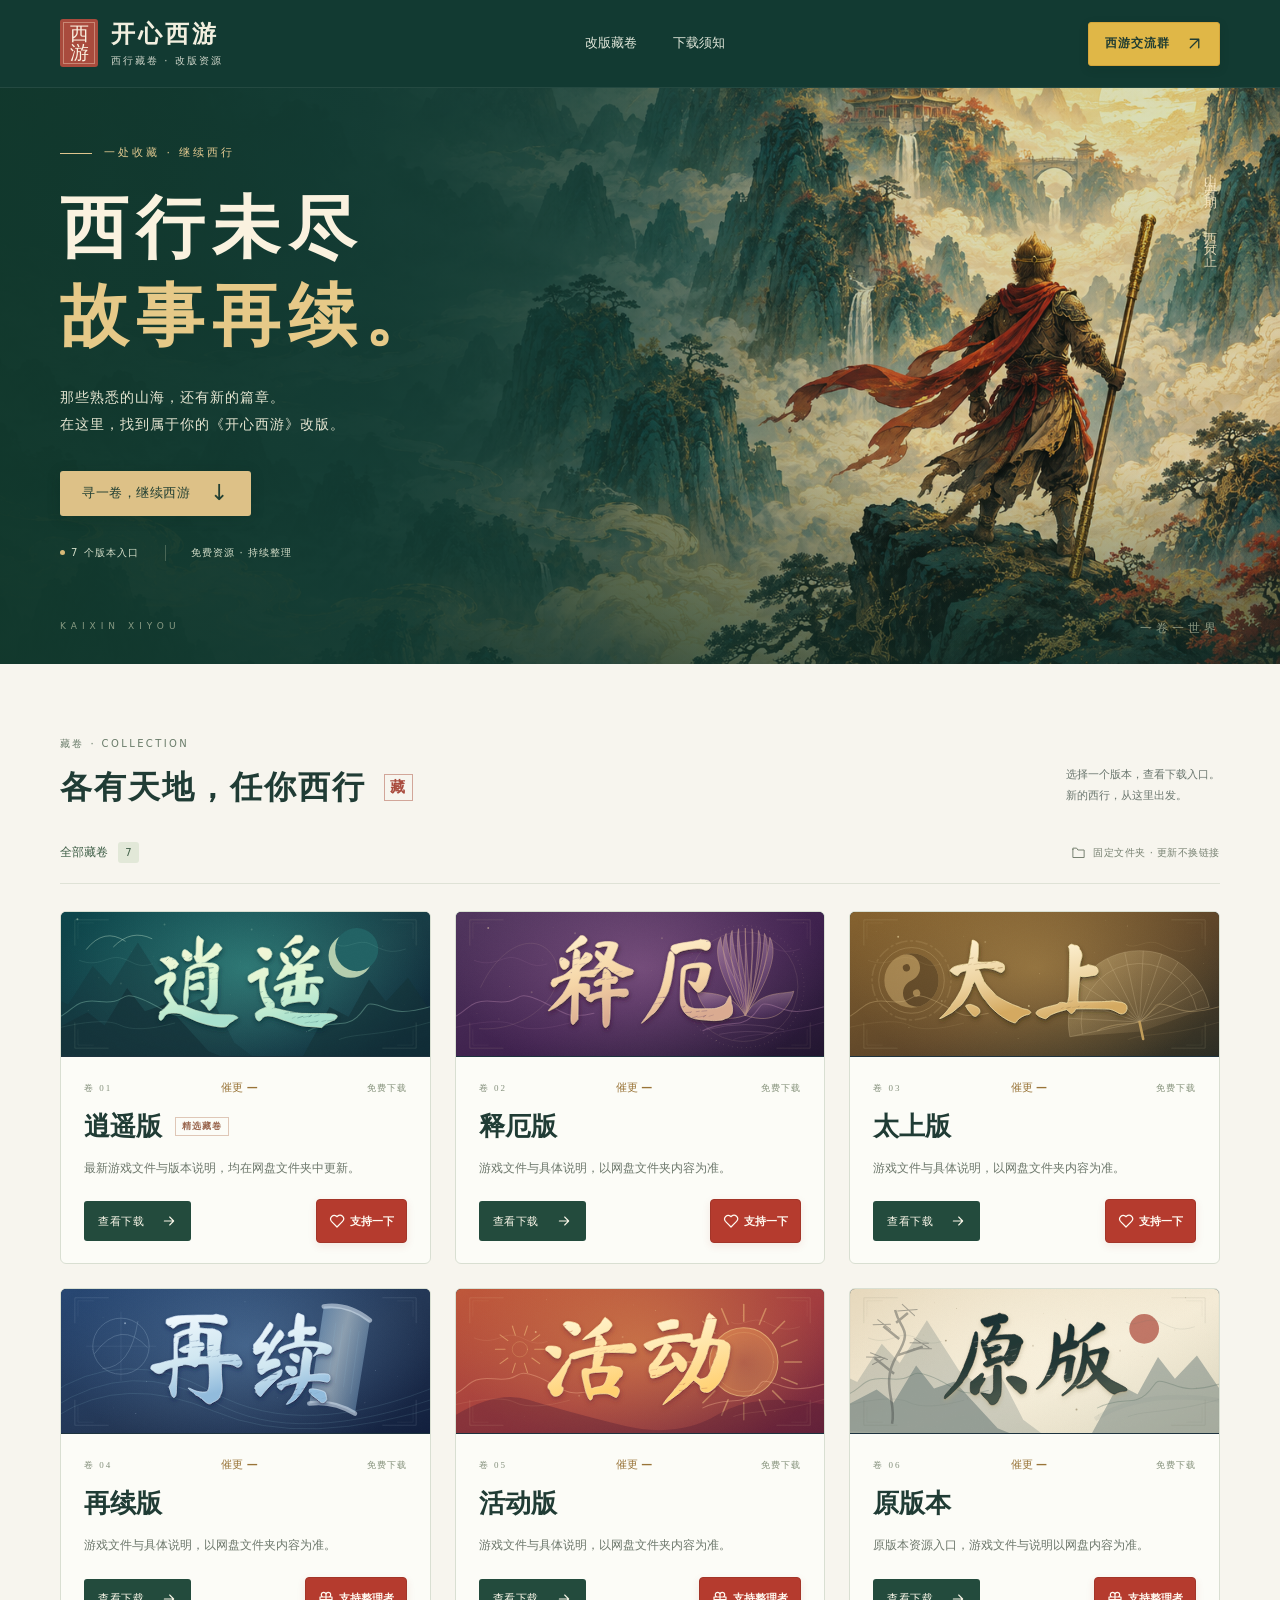
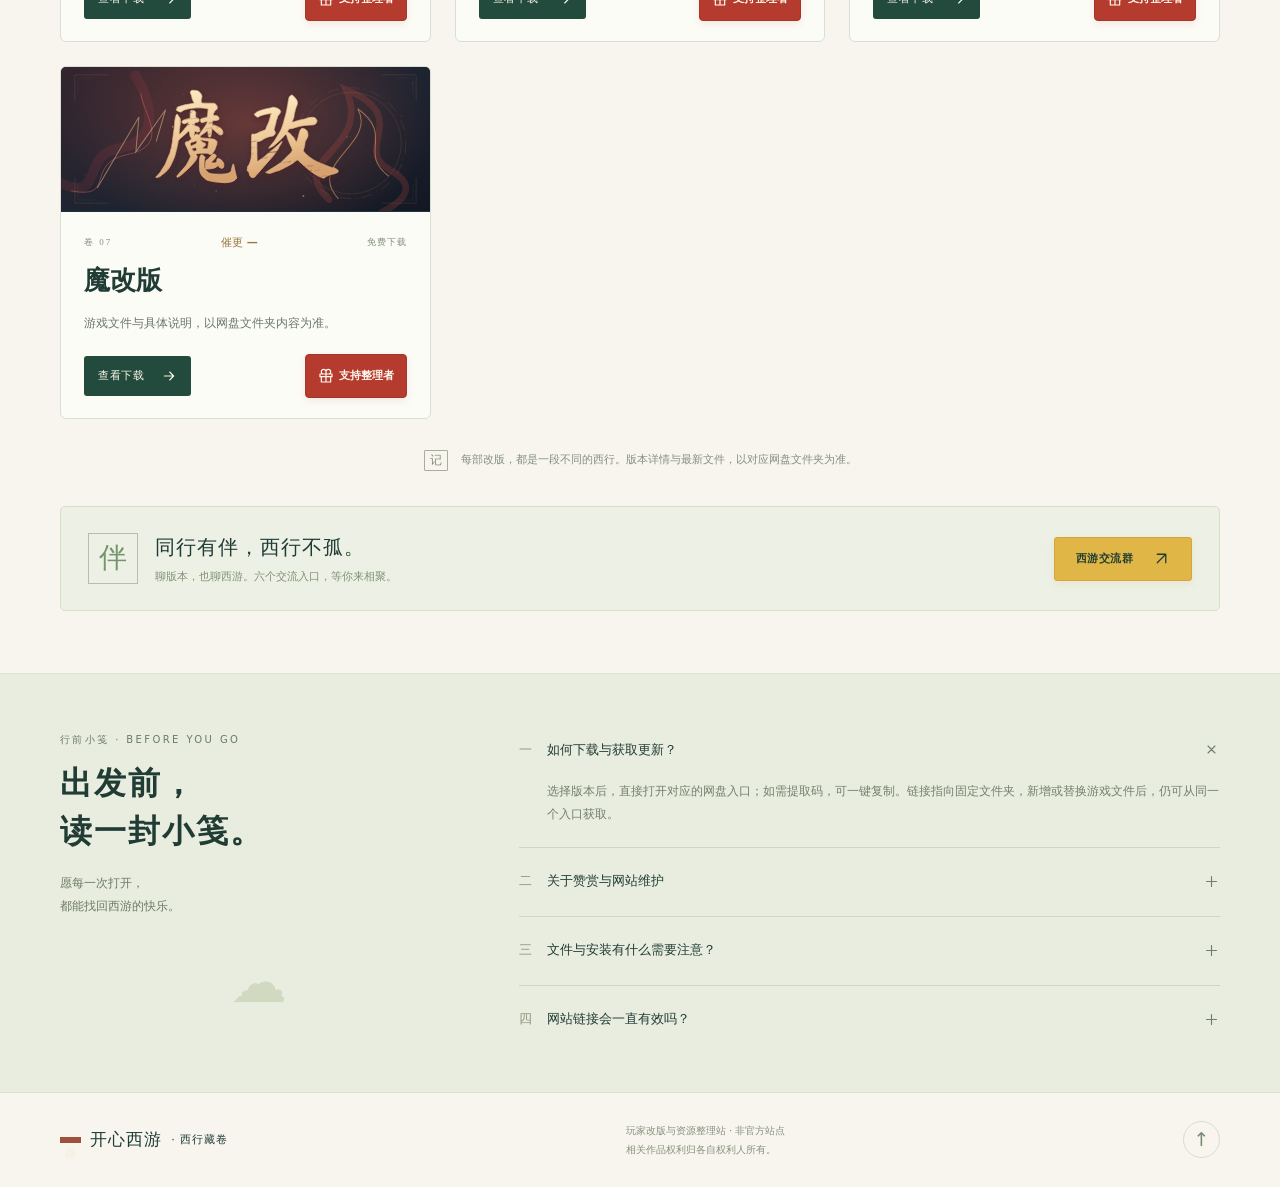
<file: index.html>
<!doctype html>
<html lang="zh-CN">
<head>
  <meta charset="utf-8">
  <meta name="viewport" content="width=device-width, initial-scale=1">
  <meta name="theme-color" content="#143d36">
  <meta name="description" content="开心西游系列改版资源，一处收藏，继续西行。免费下载，自愿赞赏。">
  <title>开心西游 · 西行藏卷</title>
  <link rel="icon" href="assets/favicon.svg" type="image/svg+xml">
  <link rel="stylesheet" href="assets/site.css">
  <link rel="stylesheet" href="assets/refinements.css?v=20261013-shared-nudges">
  <script src="site-config.js?v=20261013-shared-nudges" defer></script>
  <script src="assets/config-utils.js?v=20261013-shared-nudges" defer></script>
  <script src="assets/nudges.js?v=20261013-shared-nudges" defer></script>
  <script src="assets/site.js?v=20261013-shared-nudges" defer></script>
</head>
<body>
  <a class="skip-link" href="#versions">跳到游戏版本</a>
  <header class="site-header">
    <div class="container header-inner">
      <a class="brand" href="#top" aria-label="开心西游，回到首页">
        <span class="brand-seal" aria-hidden="true">西<br>游</span>
        <span><strong data-site-name>开心西游</strong><small data-site-subtitle>西行藏卷 · 改版资源</small></span>
      </a>
      <nav aria-label="主导航">
        <a href="#versions">改版藏卷</a>
        <a href="#guide">下载须知</a>
      </nav>
      <button class="header-link community-trigger" type="button" data-open-community>西游交流群 <svg class="icon" aria-hidden="true"><use href="#icon-northeast"></use></svg></button>
    </div>
  </header>
  <main id="top">
    <section class="hero" aria-labelledby="hero-title">
      <img class="hero-art" src="assets/westward-journey.webp" alt="" width="1536" height="1024" fetchpriority="high">
      <div class="hero-shade"></div>
      <div class="container hero-inner">
        <div class="hero-copy">
          <p class="eyebrow"><span class="eyebrow-line"></span> 一处收藏 · 继续西行</p>
          <h1 id="hero-title"><span>西行未尽</span><span class="gold-text">故事再续<span class="title-dot">。</span></span></h1>
          <p class="hero-description" data-hero-description>那些熟悉的山海，还有新的篇章。<br>在这里，找到属于你的《开心西游》改版。</p>
          <a class="button button-gold" href="#versions">寻一卷，继续西游 <span aria-hidden="true">↓</span></a>
          <div class="hero-meta"><span><i aria-hidden="true"></i> <b data-version-count>7</b> 个版本入口</span><span>免费资源 · 持续整理</span></div>
        </div>
        <span class="hero-side-note" aria-hidden="true">山海有期 · 西行不止</span>
      </div>
      <div class="hero-bottom" aria-hidden="true"><span>KAIXIN XIYOU</span><span>一卷一世界</span></div>
    </section>

    <section class="collection container" id="versions" aria-labelledby="collection-title">
      <div class="section-heading">
        <div><p class="eyebrow eyebrow-ink">藏卷 · COLLECTION</p><h2 id="collection-title">各有天地，任你西行<span class="heading-mark" aria-hidden="true">藏</span></h2></div>
        <p class="section-caption">选择一个版本，查看下载入口。<br>新的西行，从这里出发。</p>
      </div>
      <div class="collection-toolbar">
        <span class="collection-count">全部藏卷 <b data-version-count>7</b></span>
        <span class="toolbar-note"><svg class="icon" aria-hidden="true"><use href="#icon-folder"></use></svg> 固定文件夹 · 更新不换链接</span>
      </div>
      <div id="version-grid" class="version-grid" aria-live="polite"></div>
      <p id="empty-state" class="empty-state" hidden>这里暂时还没有藏卷。<span>新的西行故事，正在路上。</span></p>
      <noscript><p class="unconfigured">下载入口需要联网验证。请连接网络并启用 JavaScript 后选择版本。</p></noscript>
      <div class="collection-footnote"><span class="small-seal" aria-hidden="true">记</span><p>每部改版，都是一段不同的西行。<br class="mobile-only">版本详情与最新文件，以对应网盘文件夹为准。</p></div>
      <div class="community-banner"><div><span class="community-banner-mark" aria-hidden="true">伴</span><div><h3>同行有伴，西行不孤。</h3><p>聊版本，也聊西游。六个交流入口，等你来相聚。</p></div></div><button type="button" class="button button-outline" data-open-community>西游交流群 <svg class="icon" aria-hidden="true"><use href="#icon-northeast"></use></svg></button></div>
    </section>

    <section class="guide-section" id="guide" aria-labelledby="guide-title">
      <div class="container guide-layout">
        <div class="guide-intro"><p class="eyebrow eyebrow-ink">行前小笺 · BEFORE YOU GO</p><h2 id="guide-title">出发前，<br>读一封小笺。</h2><p>愿每一次打开，<br>都能找回西游的快乐。</p><span class="guide-cloud" aria-hidden="true">☁</span></div>
        <div class="guide-items">
          <details open><summary><span class="guide-number">一</span> 如何下载与获取更新？<svg class="icon" aria-hidden="true"><use href="#icon-plus"></use></svg></summary><p>选择版本后，直接打开对应的网盘入口；如需提取码，可一键复制。链接指向固定文件夹，新增或替换游戏文件后，仍可从同一个入口获取。</p></details>
          <details><summary><span class="guide-number">二</span> 关于赞赏与网站维护<svg class="icon" aria-hidden="true"><use href="#icon-plus"></use></svg></summary><p>设计网站、整理资源和持续维护需要投入时间。你的赞赏会支持后续制作、整理与网站更新，感谢每一份支持。</p></details>
          <details><summary><span class="guide-number">三</span> 文件与安装有什么需要注意？<svg class="icon" aria-hidden="true"><use href="#icon-plus"></use></svg></summary><p>不同版本的兼容性、存档与安装方式可能不同，请先查看文件夹内的实际说明，并在更换版本前自行备份存档。本站仅提供资源入口，不代替原作者的版本说明。</p></details>
          <details><summary><span class="guide-number">四</span> 网站链接会一直有效吗？<svg class="icon" aria-hidden="true"><use href="#icon-plus"></use></svg></summary><p>赞赏支持网站维护与后续更新。若长期缺少赞赏支持，后续维护可能难以持续，网站入口也可能失效。建议同时保留网盘入口、加入交流群，以便在入口变动时重新找到资源。</p></details>
        </div>
      </div>
    </section>
  </main>
  <footer class="site-footer container">
    <a class="footer-brand" href="#top"><span aria-hidden="true">西游</span><strong data-site-name>开心西游</strong> · 西行藏卷</a>
    <p>玩家改版与资源整理站 · 非官方站点<br>相关作品权利归各自权利人所有。</p>
    <a class="back-top" href="#top" aria-label="返回顶部">↑</a>
  </footer>
  <dialog id="resource-dialog" class="resource-dialog" aria-labelledby="dialog-title">
    <div class="dialog-shell"><button type="button" class="dialog-close icon-button" aria-label="关闭弹窗"><svg class="icon" aria-hidden="true"><use href="#icon-close"></use></svg></button><div id="dialog-content"></div><div class="toast" id="toast" role="status" aria-live="polite"></div></div>
  </dialog>
  <svg class="icon-sprite" xmlns="http://www.w3.org/2000/svg" aria-hidden="true">
    <symbol id="icon-arrow" viewBox="0 0 24 24"><path d="M5 12h14m-6-6 6 6-6 6"/></symbol>
    <symbol id="icon-northeast" viewBox="0 0 24 24"><path d="M6 18 18 6M6 6h12v12"/></symbol>
    <symbol id="icon-external" viewBox="0 0 24 24"><path d="M13 5h6v6M19 5 9 15M10 5H5v14h14v-5"/></symbol>
    <symbol id="icon-heart" viewBox="0 0 24 24"><path d="M20.3 4.9a5.4 5.4 0 0 0-7.6 0l-.7.7-.7-.7a5.4 5.4 0 0 0-7.6 7.6L12 21l8.3-8.5a5.4 5.4 0 0 0 0-7.6Z"/></symbol>
    <symbol id="icon-bell" viewBox="0 0 24 24"><path d="M18 8a6 6 0 0 0-12 0v5l-2 3h16l-2-3V8ZM9 20h6M12 2V1"/></symbol>
    <symbol id="icon-gift" viewBox="0 0 24 24"><path d="M3 9h18v4H3zm2 4v8h14v-8M12 9v12M12 9H8.5A3.5 3.5 0 1 1 12 5.5zm0 0h3.5A3.5 3.5 0 1 0 12 5.5Z"/></symbol>
    <symbol id="icon-folder" viewBox="0 0 24 24"><path d="M3 7V5h6l2 3h10v12H3V7Z"/></symbol>
    <symbol id="icon-copy" viewBox="0 0 24 24"><rect x="8" y="8" width="12" height="13" rx="2"/><path d="M16 8V3H3v13h5"/></symbol>
    <symbol id="icon-close" viewBox="0 0 24 24"><path d="m6 6 12 12M18 6 6 18"/></symbol>
    <symbol id="icon-plus" viewBox="0 0 24 24"><path d="M5 12h14M12 5v14"/></symbol>
    <symbol id="icon-check" viewBox="0 0 24 24"><path d="m5 12 4 4L19 6"/></symbol>
    <symbol id="icon-lotus" viewBox="0 0 64 64"><path d="M32 49C13 48 6 34 8 22c13 0 19 6 24 15 5-9 11-15 24-15 2 12-5 26-24 27Zm0-12C22 27 23 15 32 5c9 10 10 22 0 32ZM8 44c6 10 14 15 24 15s18-5 24-15"/></symbol>
    <symbol id="icon-mountain" viewBox="0 0 64 64"><path d="m3 54 23-37 15 22 8-12 12 27H3Zm13-16 10-21 10 15M13 11h13M6 6h12M44 11h15"/></symbol>
    <symbol id="icon-fan" viewBox="0 0 64 64"><path d="M32 49 4 25a38 38 0 0 1 56 0L32 49Zm0 0V12m0 37L18 15m14 34 14-34M32 49v10"/></symbol>
    <symbol id="icon-scroll" viewBox="0 0 64 64"><path d="M12 7h40v46H12V7Zm0 0C3 7 3 17 12 17m40 36c9 0 9-10 0-10M20 53h24M22 19h20M22 29h16M22 39h20"/></symbol>
    <symbol id="icon-sun" viewBox="0 0 64 64"><circle cx="32" cy="32" r="14"/><path d="M32 3v9m0 40v9M3 32h9m40 0h9M11 11l7 7m28 28 7 7m0-42-7 7M18 46l-7 7"/></symbol>
  </svg>
</body>
</html>
</file>
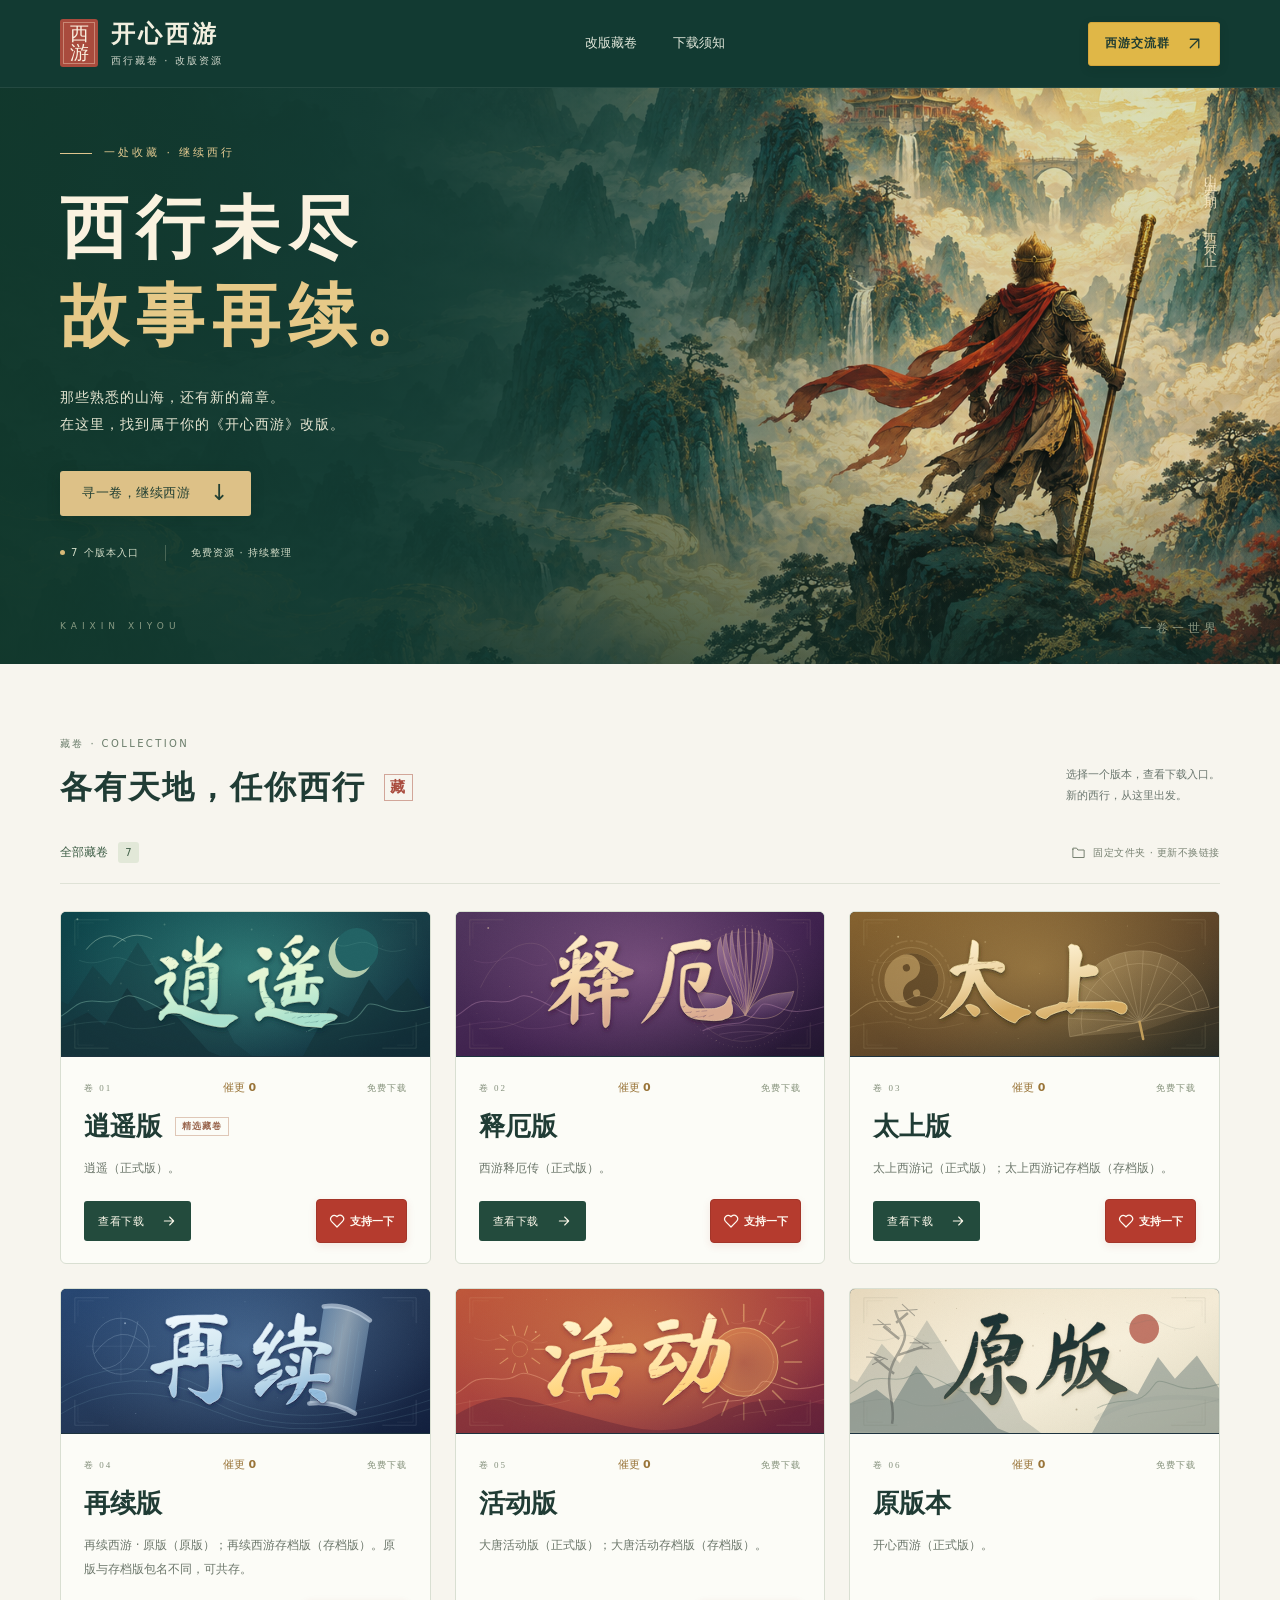
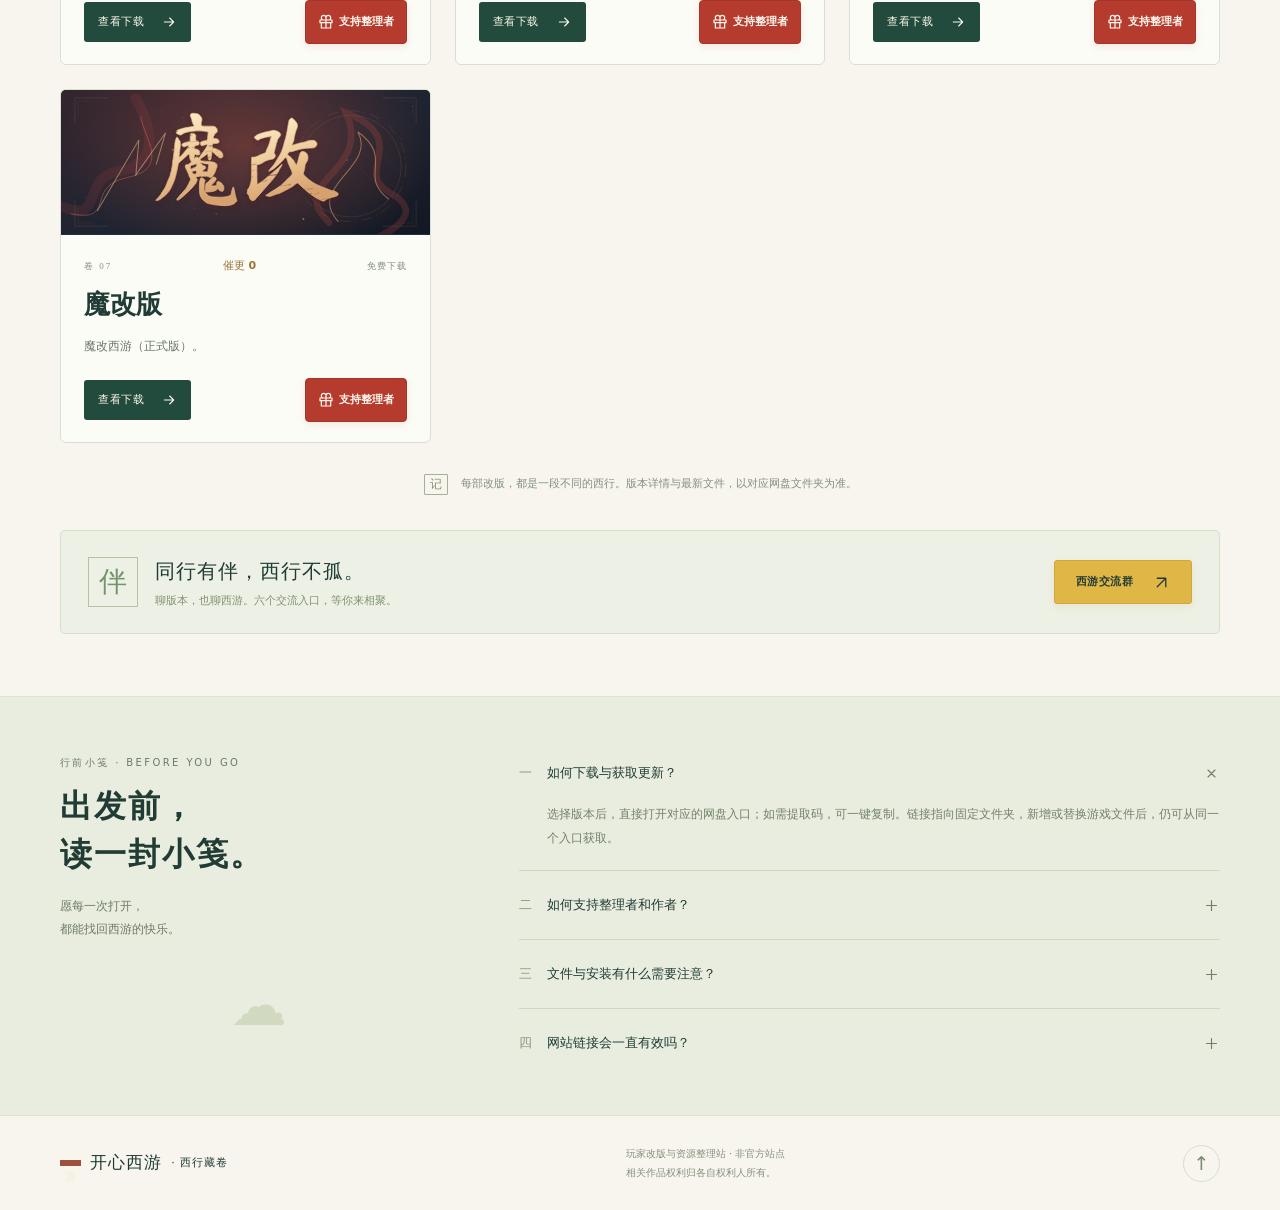
<file: r/5eb4653a/index.html>
<!doctype html>
<html lang="zh-CN" data-access-state="ready">
<head>
  <meta charset="utf-8">
  <meta name="viewport" content="width=device-width, initial-scale=1">
  <meta name="theme-color" content="#143d36">
  <meta name="description" content="开心西游系列改版资源，一处收藏，继续西行。免费下载，欢迎加入西游交流群。">
  <meta name="xiyou-release" content="20261017-5eb4653a">
  <title>开心西游 · 西行藏卷</title>
  <style>
    [hidden] { display: none !important; }
  </style>
  <link rel="icon" href="assets/favicon.svg" type="image/svg+xml">
  <link rel="stylesheet" href="assets/site.css?v=20261119-group-support">
  <link rel="stylesheet" href="assets/refinements.css?v=20261119-group-support">
  <script src="site-config.js?v=20261119-group-support" defer></script>
  <script src="assets/config-utils.js?v=20261119-group-support" defer></script>
  <script src="assets/nudges.js?v=20261014-download-only" defer></script>
  <script src="assets/site.js?v=20261119-group-support" defer></script>
</head>
<body>
  <div id="site-content">
  <noscript><p class="unconfigured">获取下载链接需要联网并启用 JavaScript。</p></noscript>
  <a class="skip-link" href="#versions">跳到游戏版本</a>
  <header class="site-header">
    <div class="container header-inner">
      <a class="brand" href="#top" aria-label="开心西游，回到首页">
        <span class="brand-seal" aria-hidden="true">西<br>游</span>
        <span><strong data-site-name>开心西游</strong><small data-site-subtitle>西行藏卷 · 改版资源</small></span>
      </a>
      <nav aria-label="主导航">
        <a href="#versions">改版藏卷</a>
        <a href="#guide">下载须知</a>
      </nav>
      <button class="header-link community-trigger" type="button" data-open-community>西游交流群 <svg class="icon" aria-hidden="true"><use href="#icon-northeast"></use></svg></button>
    </div>
  </header>
  <main id="top">
    <section class="hero" aria-labelledby="hero-title">
      <img class="hero-art" src="assets/westward-journey.webp" alt="" width="1536" height="1024" fetchpriority="high">
      <div class="hero-shade"></div>
      <div class="container hero-inner">
        <div class="hero-copy">
          <p class="eyebrow"><span class="eyebrow-line"></span> 一处收藏 · 继续西行</p>
          <h1 id="hero-title"><span>西行未尽</span><span class="gold-text">故事再续<span class="title-dot">。</span></span></h1>
          <p class="hero-description" data-hero-description>那些熟悉的山海，还有新的篇章。<br>在这里，找到属于你的《开心西游》改版。</p>
          <a class="button button-gold" href="#versions">寻一卷，继续西游 <span aria-hidden="true">↓</span></a>
          <div class="hero-meta"><span><i aria-hidden="true"></i> <b data-version-count>7</b> 个版本入口</span><span>免费资源 · 持续整理</span></div>
        </div>
        <span class="hero-side-note" aria-hidden="true">山海有期 · 西行不止</span>
      </div>
      <div class="hero-bottom" aria-hidden="true"><span>KAIXIN XIYOU</span><span>一卷一世界</span></div>
    </section>

    <section class="collection container" id="versions" aria-labelledby="collection-title">
      <div class="section-heading">
        <div><p class="eyebrow eyebrow-ink">藏卷 · COLLECTION</p><h2 id="collection-title">各有天地，任你西行<span class="heading-mark" aria-hidden="true">藏</span></h2></div>
        <p class="section-caption">选择一个版本，查看下载入口。<br>新的西行，从这里出发。</p>
      </div>
      <div class="collection-toolbar">
        <span class="collection-count">全部藏卷 <b data-version-count>7</b></span>
        <span class="toolbar-note"><svg class="icon" aria-hidden="true"><use href="#icon-folder"></use></svg> 固定文件夹 · 更新不换链接</span>
      </div>
      <div id="version-grid" class="version-grid" aria-live="polite"></div>
      <p id="empty-state" class="empty-state" hidden>这里暂时还没有藏卷。<span>新的西行故事，正在路上。</span></p>
      <div class="collection-footnote"><span class="small-seal" aria-hidden="true">记</span><p>每部改版，都是一段不同的西行。<br class="mobile-only">版本详情与最新文件，以对应网盘文件夹为准。</p></div>
      <div class="community-banner"><div><span class="community-banner-mark" aria-hidden="true">伴</span><div><h3>同行有伴，西行不孤。</h3><p>聊版本，也聊西游。六个交流入口，等你来相聚。</p></div></div><button type="button" class="button button-outline" data-open-community>西游交流群 <svg class="icon" aria-hidden="true"><use href="#icon-northeast"></use></svg></button></div>
    </section>

    <section class="guide-section" id="guide" aria-labelledby="guide-title">
      <div class="container guide-layout">
        <div class="guide-intro"><p class="eyebrow eyebrow-ink">行前小笺 · BEFORE YOU GO</p><h2 id="guide-title">出发前，<br>读一封小笺。</h2><p>愿每一次打开，<br>都能找回西游的快乐。</p><span class="guide-cloud" aria-hidden="true">☁</span></div>
        <div class="guide-items">
          <details open><summary><span class="guide-number">一</span> 如何下载与获取更新？<svg class="icon" aria-hidden="true"><use href="#icon-plus"></use></svg></summary><p>选择版本后，直接打开对应的网盘入口；如需提取码，可一键复制。链接指向固定文件夹，新增或替换游戏文件后，仍可从同一个入口获取。</p></details>
          <details><summary><span class="guide-number">二</span> 如何支持整理者和作者？<svg class="icon" aria-hidden="true"><use href="#icon-plus"></use></svg></summary><p>进入群聊就是最好的支持。</p></details>
          <details><summary><span class="guide-number">三</span> 文件与安装有什么需要注意？<svg class="icon" aria-hidden="true"><use href="#icon-plus"></use></svg></summary><p>不同版本的兼容性、存档与安装方式可能不同，请先查看文件夹内的实际说明，并在更换版本前自行备份存档。本站仅提供资源入口，不代替原作者的版本说明。</p></details>
          <details><summary><span class="guide-number">四</span> 网站链接会一直有效吗？<svg class="icon" aria-hidden="true"><use href="#icon-plus"></use></svg></summary><p>更新后仍可从当前网址访问。也可以收藏网盘入口，或加入西游交流群，方便找回资源。</p></details>
        </div>
      </div>
    </section>
  </main>
  <footer class="site-footer container">
    <a class="footer-brand" href="#top"><span aria-hidden="true">西游</span><strong data-site-name>开心西游</strong> · 西行藏卷</a>
    <p>玩家改版与资源整理站 · 非官方站点<br>相关作品权利归各自权利人所有。</p>
    <a class="back-top" href="#top" aria-label="返回顶部">↑</a>
  </footer>
  <dialog id="resource-dialog" class="resource-dialog" aria-labelledby="dialog-title">
    <div class="dialog-shell"><button type="button" class="dialog-close icon-button" aria-label="关闭弹窗"><svg class="icon" aria-hidden="true"><use href="#icon-close"></use></svg></button><div id="dialog-content"></div><div class="toast" id="toast" role="status" aria-live="polite"></div></div>
  </dialog>
  <svg class="icon-sprite" xmlns="http://www.w3.org/2000/svg" aria-hidden="true">
    <symbol id="icon-arrow" viewBox="0 0 24 24"><path d="M5 12h14m-6-6 6 6-6 6"/></symbol>
    <symbol id="icon-northeast" viewBox="0 0 24 24"><path d="M6 18 18 6M6 6h12v12"/></symbol>
    <symbol id="icon-external" viewBox="0 0 24 24"><path d="M13 5h6v6M19 5 9 15M10 5H5v14h14v-5"/></symbol>
    <symbol id="icon-heart" viewBox="0 0 24 24"><path d="M20.3 4.9a5.4 5.4 0 0 0-7.6 0l-.7.7-.7-.7a5.4 5.4 0 0 0-7.6 7.6L12 21l8.3-8.5a5.4 5.4 0 0 0 0-7.6Z"/></symbol>
    <symbol id="icon-bell" viewBox="0 0 24 24"><path d="M18 8a6 6 0 0 0-12 0v5l-2 3h16l-2-3V8ZM9 20h6M12 2V1"/></symbol>
    <symbol id="icon-gift" viewBox="0 0 24 24"><path d="M3 9h18v4H3zm2 4v8h14v-8M12 9v12M12 9H8.5A3.5 3.5 0 1 1 12 5.5zm0 0h3.5A3.5 3.5 0 1 0 12 5.5Z"/></symbol>
    <symbol id="icon-folder" viewBox="0 0 24 24"><path d="M3 7V5h6l2 3h10v12H3V7Z"/></symbol>
    <symbol id="icon-copy" viewBox="0 0 24 24"><rect x="8" y="8" width="12" height="13" rx="2"/><path d="M16 8V3H3v13h5"/></symbol>
    <symbol id="icon-close" viewBox="0 0 24 24"><path d="m6 6 12 12M18 6 6 18"/></symbol>
    <symbol id="icon-plus" viewBox="0 0 24 24"><path d="M5 12h14M12 5v14"/></symbol>
    <symbol id="icon-check" viewBox="0 0 24 24"><path d="m5 12 4 4L19 6"/></symbol>
    <symbol id="icon-lotus" viewBox="0 0 64 64"><path d="M32 49C13 48 6 34 8 22c13 0 19 6 24 15 5-9 11-15 24-15 2 12-5 26-24 27Zm0-12C22 27 23 15 32 5c9 10 10 22 0 32ZM8 44c6 10 14 15 24 15s18-5 24-15"/></symbol>
    <symbol id="icon-mountain" viewBox="0 0 64 64"><path d="m3 54 23-37 15 22 8-12 12 27H3Zm13-16 10-21 10 15M13 11h13M6 6h12M44 11h15"/></symbol>
    <symbol id="icon-fan" viewBox="0 0 64 64"><path d="M32 49 4 25a38 38 0 0 1 56 0L32 49Zm0 0V12m0 37L18 15m14 34 14-34M32 49v10"/></symbol>
    <symbol id="icon-scroll" viewBox="0 0 64 64"><path d="M12 7h40v46H12V7Zm0 0C3 7 3 17 12 17m40 36c9 0 9-10 0-10M20 53h24M22 19h20M22 29h16M22 39h20"/></symbol>
    <symbol id="icon-sun" viewBox="0 0 64 64"><circle cx="32" cy="32" r="14"/><path d="M32 3v9m0 40v9M3 32h9m40 0h9M11 11l7 7m28 28 7 7m0-42-7 7M18 46l-7 7"/></symbol>
  </svg>
  </div>
</body>
</html>
</file>
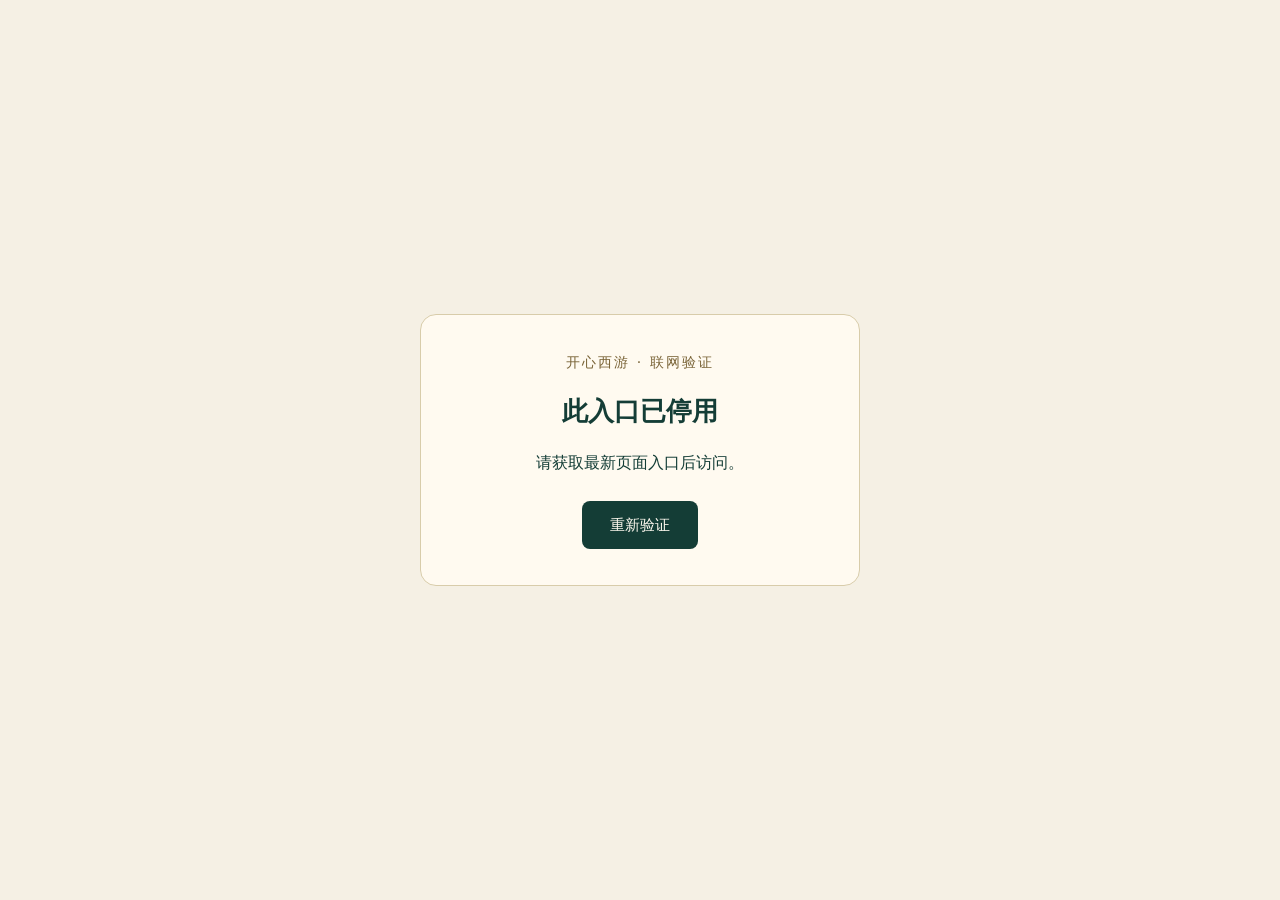
<file: r/7103eb42/index.html>
<!doctype html>
<html lang="zh-CN" data-access-state="checking">
<head>
  <meta charset="utf-8">
  <meta name="viewport" content="width=device-width, initial-scale=1">
  <meta name="theme-color" content="#143d36">
  <meta name="description" content="开心西游系列改版资源，一处收藏，继续西行。免费下载，自愿赞赏。">
  <meta name="xiyou-release" content="20261013-7103eb42">
  <title>开心西游 · 西行藏卷</title>
  <style>
    [hidden] { display: none !important; }
    html:not([data-access-state="ready"]) #site-content { display: none !important; }
    .access-guard { min-height: 100svh; display: grid; place-items: center; padding: 28px; box-sizing: border-box; background: #f5f0e4; color: #143d36; font-family: system-ui, sans-serif; }
    .access-panel { width: min(100%, 440px); padding: 36px 28px; box-sizing: border-box; border: 1px solid #d8ccaa; border-radius: 16px; background: #fffaf0; text-align: center; }
    .access-label { margin: 0 0 18px; color: #796336; letter-spacing: .15em; font-size: 14px; }
    .access-panel h1 { font-size: 26px; margin: 0 0 16px; }
    .access-message { font-size: 16px; line-height: 1.8; margin: 0 0 24px; }
    .access-retry { border: 0; border-radius: 8px; padding: 12px 28px; background: #143d36; color: #fffaf0; font: inherit; cursor: pointer; }
    .access-retry:disabled { opacity: .65; cursor: wait; }
    .access-retry:focus-visible { outline: 3px solid #ad883b; outline-offset: 4px; }
  </style>
  <link rel="icon" href="assets/favicon.svg" type="image/svg+xml">
  <link rel="stylesheet" href="assets/site.css">
  <link rel="stylesheet" href="assets/refinements.css?v=20261013-entry-gate">
  <script src="site-config.js?v=20261013-entry-gate" defer></script>
  <script src="assets/config-utils.js?v=20261013-entry-gate" defer></script>
  <script src="assets/nudges.js?v=20261013-entry-gate" defer></script>
  <script src="assets/site.js?v=20261013-entry-gate" defer></script>
</head>
<body>
  <section id="access-guard" class="access-guard" aria-labelledby="access-title">
    <div class="access-panel">
      <p class="access-label">开心西游 · 联网验证</p>
      <h1 id="access-title">正在验证网络</h1>
      <p id="access-message" class="access-message" role="status" aria-live="polite">验证成功后进入页面，请稍候。</p>
      <button id="access-retry" class="access-retry" type="button" disabled>正在验证…</button>
      <noscript><p class="access-message">进入页面需要联网验证。请连接网络并启用 JavaScript 后重试。</p></noscript>
    </div>
  </section>
  <div id="site-content" hidden inert>
  <a class="skip-link" href="#versions">跳到游戏版本</a>
  <header class="site-header">
    <div class="container header-inner">
      <a class="brand" href="#top" aria-label="开心西游，回到首页">
        <span class="brand-seal" aria-hidden="true">西<br>游</span>
        <span><strong data-site-name>开心西游</strong><small data-site-subtitle>西行藏卷 · 改版资源</small></span>
      </a>
      <nav aria-label="主导航">
        <a href="#versions">改版藏卷</a>
        <a href="#guide">下载须知</a>
      </nav>
      <button class="header-link community-trigger" type="button" data-open-community>西游交流群 <svg class="icon" aria-hidden="true"><use href="#icon-northeast"></use></svg></button>
    </div>
  </header>
  <main id="top">
    <section class="hero" aria-labelledby="hero-title">
      <img class="hero-art" src="assets/westward-journey.webp" alt="" width="1536" height="1024" fetchpriority="high">
      <div class="hero-shade"></div>
      <div class="container hero-inner">
        <div class="hero-copy">
          <p class="eyebrow"><span class="eyebrow-line"></span> 一处收藏 · 继续西行</p>
          <h1 id="hero-title"><span>西行未尽</span><span class="gold-text">故事再续<span class="title-dot">。</span></span></h1>
          <p class="hero-description" data-hero-description>那些熟悉的山海，还有新的篇章。<br>在这里，找到属于你的《开心西游》改版。</p>
          <a class="button button-gold" href="#versions">寻一卷，继续西游 <span aria-hidden="true">↓</span></a>
          <div class="hero-meta"><span><i aria-hidden="true"></i> <b data-version-count>7</b> 个版本入口</span><span>免费资源 · 持续整理</span></div>
        </div>
        <span class="hero-side-note" aria-hidden="true">山海有期 · 西行不止</span>
      </div>
      <div class="hero-bottom" aria-hidden="true"><span>KAIXIN XIYOU</span><span>一卷一世界</span></div>
    </section>

    <section class="collection container" id="versions" aria-labelledby="collection-title">
      <div class="section-heading">
        <div><p class="eyebrow eyebrow-ink">藏卷 · COLLECTION</p><h2 id="collection-title">各有天地，任你西行<span class="heading-mark" aria-hidden="true">藏</span></h2></div>
        <p class="section-caption">选择一个版本，查看下载入口。<br>新的西行，从这里出发。</p>
      </div>
      <div class="collection-toolbar">
        <span class="collection-count">全部藏卷 <b data-version-count>7</b></span>
        <span class="toolbar-note"><svg class="icon" aria-hidden="true"><use href="#icon-folder"></use></svg> 固定文件夹 · 更新不换链接</span>
      </div>
      <div id="version-grid" class="version-grid" aria-live="polite"></div>
      <p id="empty-state" class="empty-state" hidden>这里暂时还没有藏卷。<span>新的西行故事，正在路上。</span></p>
      <div class="collection-footnote"><span class="small-seal" aria-hidden="true">记</span><p>每部改版，都是一段不同的西行。<br class="mobile-only">版本详情与最新文件，以对应网盘文件夹为准。</p></div>
      <div class="community-banner"><div><span class="community-banner-mark" aria-hidden="true">伴</span><div><h3>同行有伴，西行不孤。</h3><p>聊版本，也聊西游。六个交流入口，等你来相聚。</p></div></div><button type="button" class="button button-outline" data-open-community>西游交流群 <svg class="icon" aria-hidden="true"><use href="#icon-northeast"></use></svg></button></div>
    </section>

    <section class="guide-section" id="guide" aria-labelledby="guide-title">
      <div class="container guide-layout">
        <div class="guide-intro"><p class="eyebrow eyebrow-ink">行前小笺 · BEFORE YOU GO</p><h2 id="guide-title">出发前，<br>读一封小笺。</h2><p>愿每一次打开，<br>都能找回西游的快乐。</p><span class="guide-cloud" aria-hidden="true">☁</span></div>
        <div class="guide-items">
          <details open><summary><span class="guide-number">一</span> 如何下载与获取更新？<svg class="icon" aria-hidden="true"><use href="#icon-plus"></use></svg></summary><p>选择版本后，直接打开对应的网盘入口；如需提取码，可一键复制。链接指向固定文件夹，新增或替换游戏文件后，仍可从同一个入口获取。</p></details>
          <details><summary><span class="guide-number">二</span> 关于赞赏与网站维护<svg class="icon" aria-hidden="true"><use href="#icon-plus"></use></svg></summary><p>设计网站、整理资源和持续维护需要投入时间。你的赞赏会支持后续制作、整理与网站更新，感谢每一份支持。</p></details>
          <details><summary><span class="guide-number">三</span> 文件与安装有什么需要注意？<svg class="icon" aria-hidden="true"><use href="#icon-plus"></use></svg></summary><p>不同版本的兼容性、存档与安装方式可能不同，请先查看文件夹内的实际说明，并在更换版本前自行备份存档。本站仅提供资源入口，不代替原作者的版本说明。</p></details>
          <details><summary><span class="guide-number">四</span> 网站链接会一直有效吗？<svg class="icon" aria-hidden="true"><use href="#icon-plus"></use></svg></summary><p>赞赏支持网站维护与后续更新。若长期缺少赞赏支持，后续维护可能难以持续，网站入口也可能失效。建议同时保留网盘入口、加入交流群，以便在入口变动时重新找到资源。</p></details>
        </div>
      </div>
    </section>
  </main>
  <footer class="site-footer container">
    <a class="footer-brand" href="#top"><span aria-hidden="true">西游</span><strong data-site-name>开心西游</strong> · 西行藏卷</a>
    <p>玩家改版与资源整理站 · 非官方站点<br>相关作品权利归各自权利人所有。</p>
    <a class="back-top" href="#top" aria-label="返回顶部">↑</a>
  </footer>
  <dialog id="resource-dialog" class="resource-dialog" aria-labelledby="dialog-title">
    <div class="dialog-shell"><button type="button" class="dialog-close icon-button" aria-label="关闭弹窗"><svg class="icon" aria-hidden="true"><use href="#icon-close"></use></svg></button><div id="dialog-content"></div><div class="toast" id="toast" role="status" aria-live="polite"></div></div>
  </dialog>
  <svg class="icon-sprite" xmlns="http://www.w3.org/2000/svg" aria-hidden="true">
    <symbol id="icon-arrow" viewBox="0 0 24 24"><path d="M5 12h14m-6-6 6 6-6 6"/></symbol>
    <symbol id="icon-northeast" viewBox="0 0 24 24"><path d="M6 18 18 6M6 6h12v12"/></symbol>
    <symbol id="icon-external" viewBox="0 0 24 24"><path d="M13 5h6v6M19 5 9 15M10 5H5v14h14v-5"/></symbol>
    <symbol id="icon-heart" viewBox="0 0 24 24"><path d="M20.3 4.9a5.4 5.4 0 0 0-7.6 0l-.7.7-.7-.7a5.4 5.4 0 0 0-7.6 7.6L12 21l8.3-8.5a5.4 5.4 0 0 0 0-7.6Z"/></symbol>
    <symbol id="icon-bell" viewBox="0 0 24 24"><path d="M18 8a6 6 0 0 0-12 0v5l-2 3h16l-2-3V8ZM9 20h6M12 2V1"/></symbol>
    <symbol id="icon-gift" viewBox="0 0 24 24"><path d="M3 9h18v4H3zm2 4v8h14v-8M12 9v12M12 9H8.5A3.5 3.5 0 1 1 12 5.5zm0 0h3.5A3.5 3.5 0 1 0 12 5.5Z"/></symbol>
    <symbol id="icon-folder" viewBox="0 0 24 24"><path d="M3 7V5h6l2 3h10v12H3V7Z"/></symbol>
    <symbol id="icon-copy" viewBox="0 0 24 24"><rect x="8" y="8" width="12" height="13" rx="2"/><path d="M16 8V3H3v13h5"/></symbol>
    <symbol id="icon-close" viewBox="0 0 24 24"><path d="m6 6 12 12M18 6 6 18"/></symbol>
    <symbol id="icon-plus" viewBox="0 0 24 24"><path d="M5 12h14M12 5v14"/></symbol>
    <symbol id="icon-check" viewBox="0 0 24 24"><path d="m5 12 4 4L19 6"/></symbol>
    <symbol id="icon-lotus" viewBox="0 0 64 64"><path d="M32 49C13 48 6 34 8 22c13 0 19 6 24 15 5-9 11-15 24-15 2 12-5 26-24 27Zm0-12C22 27 23 15 32 5c9 10 10 22 0 32ZM8 44c6 10 14 15 24 15s18-5 24-15"/></symbol>
    <symbol id="icon-mountain" viewBox="0 0 64 64"><path d="m3 54 23-37 15 22 8-12 12 27H3Zm13-16 10-21 10 15M13 11h13M6 6h12M44 11h15"/></symbol>
    <symbol id="icon-fan" viewBox="0 0 64 64"><path d="M32 49 4 25a38 38 0 0 1 56 0L32 49Zm0 0V12m0 37L18 15m14 34 14-34M32 49v10"/></symbol>
    <symbol id="icon-scroll" viewBox="0 0 64 64"><path d="M12 7h40v46H12V7Zm0 0C3 7 3 17 12 17m40 36c9 0 9-10 0-10M20 53h24M22 19h20M22 29h16M22 39h20"/></symbol>
    <symbol id="icon-sun" viewBox="0 0 64 64"><circle cx="32" cy="32" r="14"/><path d="M32 3v9m0 40v9M3 32h9m40 0h9M11 11l7 7m28 28 7 7m0-42-7 7M18 46l-7 7"/></symbol>
  </svg>
  </div>
</body>
</html>
</file>
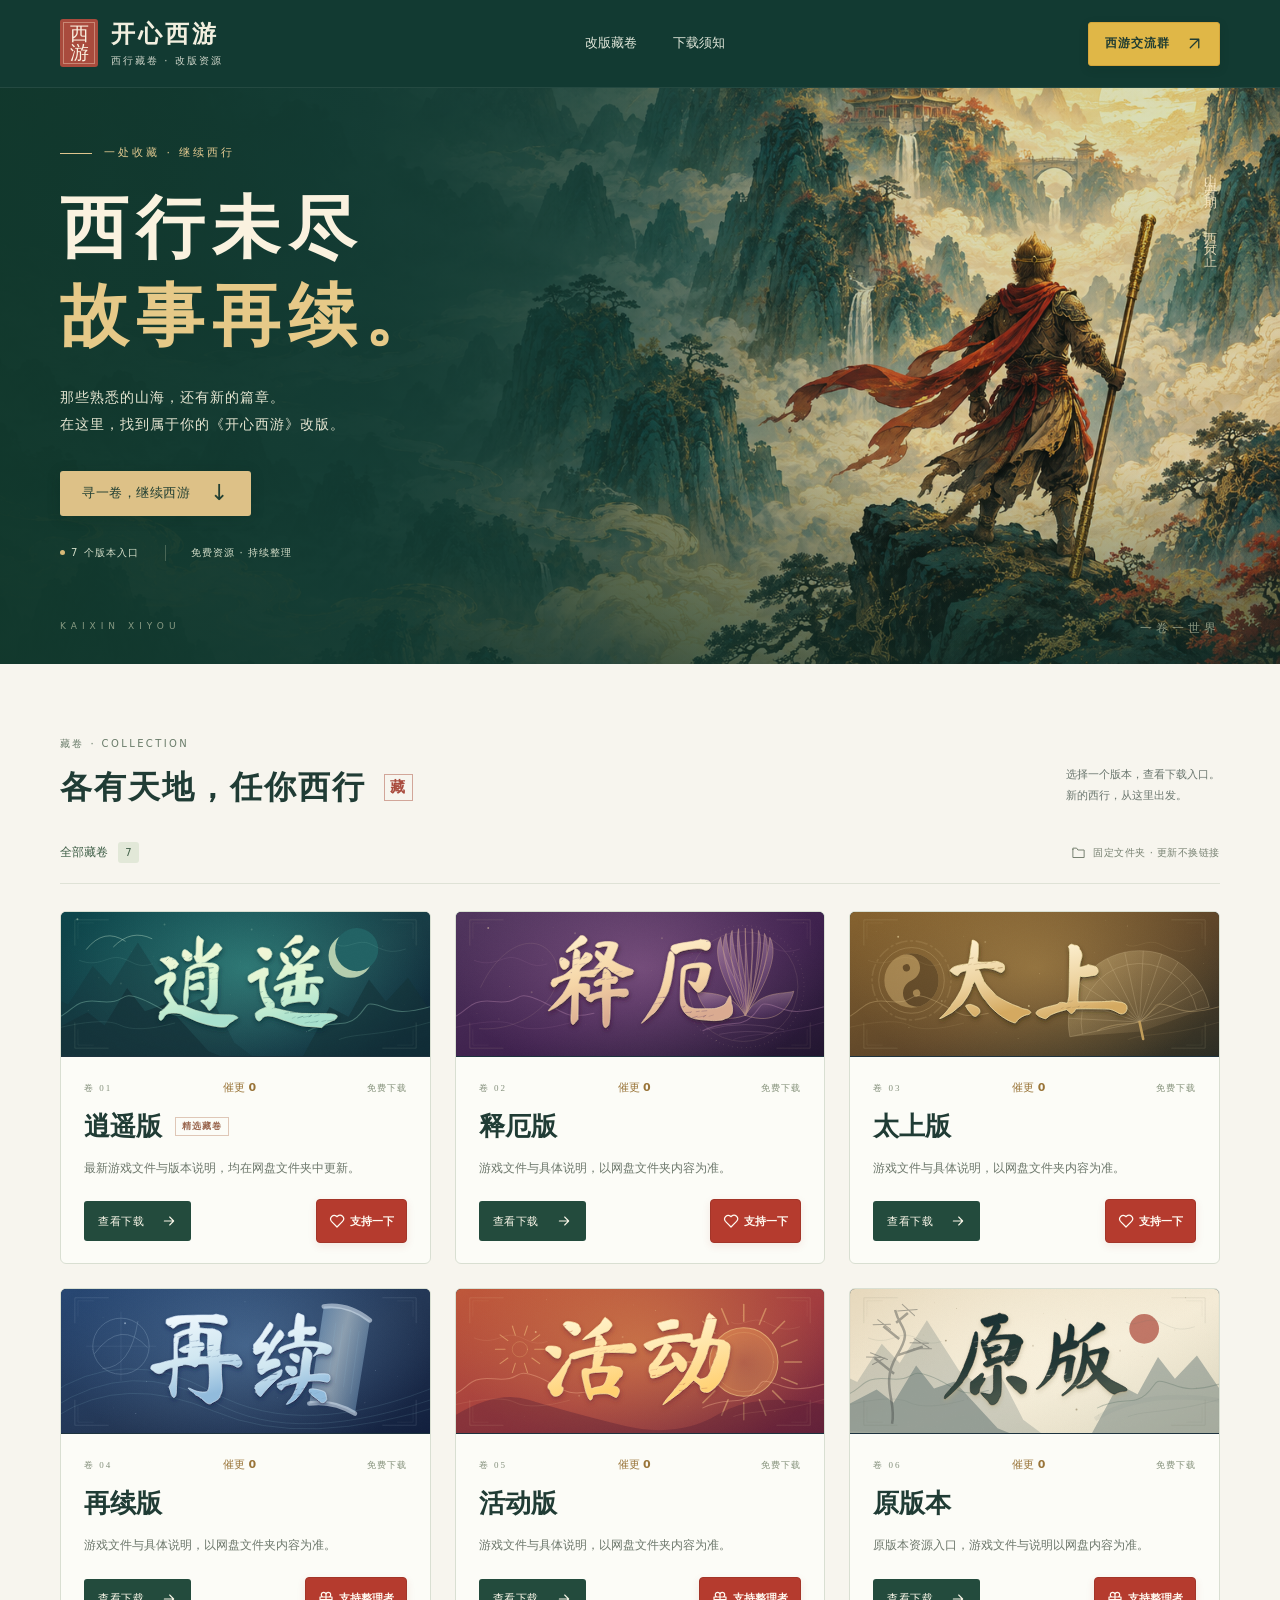
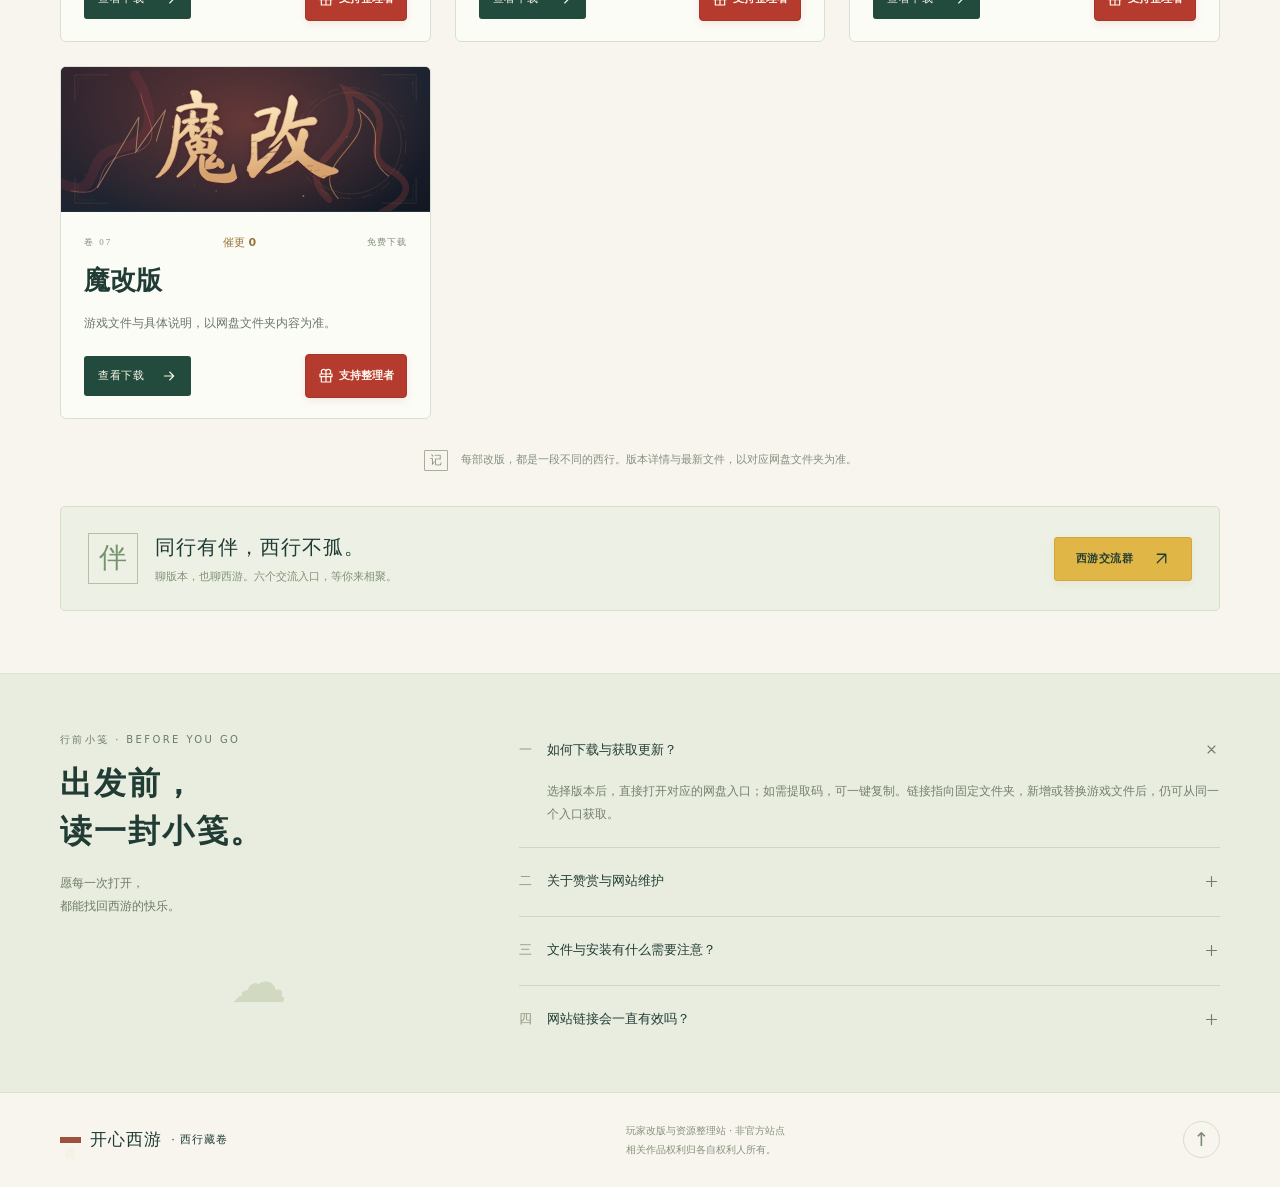
<file: r/c004f595/index.html>
<!doctype html>
<html lang="zh-CN" data-access-state="ready">
<head>
  <meta charset="utf-8">
  <meta name="viewport" content="width=device-width, initial-scale=1">
  <meta name="theme-color" content="#143d36">
  <meta name="description" content="开心西游系列改版资源，一处收藏，继续西行。免费下载，自愿赞赏。">
  <meta name="xiyou-release" content="20261013-c004f595">
  <title>开心西游 · 西行藏卷</title>
  <style>
    [hidden] { display: none !important; }
  </style>
  <link rel="icon" href="assets/favicon.svg" type="image/svg+xml">
  <link rel="stylesheet" href="assets/site.css">
  <link rel="stylesheet" href="assets/refinements.css?v=20261014-download-only">
  <script src="site-config.js?v=20261014-download-only" defer></script>
  <script src="assets/config-utils.js?v=20261014-download-only" defer></script>
  <script src="assets/nudges.js?v=20261014-download-only" defer></script>
  <script src="assets/site.js?v=20261014-download-only" defer></script>
</head>
<body>
  <div id="site-content">
  <noscript><p class="unconfigured">获取下载链接需要联网并启用 JavaScript。</p></noscript>
  <a class="skip-link" href="#versions">跳到游戏版本</a>
  <header class="site-header">
    <div class="container header-inner">
      <a class="brand" href="#top" aria-label="开心西游，回到首页">
        <span class="brand-seal" aria-hidden="true">西<br>游</span>
        <span><strong data-site-name>开心西游</strong><small data-site-subtitle>西行藏卷 · 改版资源</small></span>
      </a>
      <nav aria-label="主导航">
        <a href="#versions">改版藏卷</a>
        <a href="#guide">下载须知</a>
      </nav>
      <button class="header-link community-trigger" type="button" data-open-community>西游交流群 <svg class="icon" aria-hidden="true"><use href="#icon-northeast"></use></svg></button>
    </div>
  </header>
  <main id="top">
    <section class="hero" aria-labelledby="hero-title">
      <img class="hero-art" src="assets/westward-journey.webp" alt="" width="1536" height="1024" fetchpriority="high">
      <div class="hero-shade"></div>
      <div class="container hero-inner">
        <div class="hero-copy">
          <p class="eyebrow"><span class="eyebrow-line"></span> 一处收藏 · 继续西行</p>
          <h1 id="hero-title"><span>西行未尽</span><span class="gold-text">故事再续<span class="title-dot">。</span></span></h1>
          <p class="hero-description" data-hero-description>那些熟悉的山海，还有新的篇章。<br>在这里，找到属于你的《开心西游》改版。</p>
          <a class="button button-gold" href="#versions">寻一卷，继续西游 <span aria-hidden="true">↓</span></a>
          <div class="hero-meta"><span><i aria-hidden="true"></i> <b data-version-count>7</b> 个版本入口</span><span>免费资源 · 持续整理</span></div>
        </div>
        <span class="hero-side-note" aria-hidden="true">山海有期 · 西行不止</span>
      </div>
      <div class="hero-bottom" aria-hidden="true"><span>KAIXIN XIYOU</span><span>一卷一世界</span></div>
    </section>

    <section class="collection container" id="versions" aria-labelledby="collection-title">
      <div class="section-heading">
        <div><p class="eyebrow eyebrow-ink">藏卷 · COLLECTION</p><h2 id="collection-title">各有天地，任你西行<span class="heading-mark" aria-hidden="true">藏</span></h2></div>
        <p class="section-caption">选择一个版本，查看下载入口。<br>新的西行，从这里出发。</p>
      </div>
      <div class="collection-toolbar">
        <span class="collection-count">全部藏卷 <b data-version-count>7</b></span>
        <span class="toolbar-note"><svg class="icon" aria-hidden="true"><use href="#icon-folder"></use></svg> 固定文件夹 · 更新不换链接</span>
      </div>
      <div id="version-grid" class="version-grid" aria-live="polite"></div>
      <p id="empty-state" class="empty-state" hidden>这里暂时还没有藏卷。<span>新的西行故事，正在路上。</span></p>
      <div class="collection-footnote"><span class="small-seal" aria-hidden="true">记</span><p>每部改版，都是一段不同的西行。<br class="mobile-only">版本详情与最新文件，以对应网盘文件夹为准。</p></div>
      <div class="community-banner"><div><span class="community-banner-mark" aria-hidden="true">伴</span><div><h3>同行有伴，西行不孤。</h3><p>聊版本，也聊西游。六个交流入口，等你来相聚。</p></div></div><button type="button" class="button button-outline" data-open-community>西游交流群 <svg class="icon" aria-hidden="true"><use href="#icon-northeast"></use></svg></button></div>
    </section>

    <section class="guide-section" id="guide" aria-labelledby="guide-title">
      <div class="container guide-layout">
        <div class="guide-intro"><p class="eyebrow eyebrow-ink">行前小笺 · BEFORE YOU GO</p><h2 id="guide-title">出发前，<br>读一封小笺。</h2><p>愿每一次打开，<br>都能找回西游的快乐。</p><span class="guide-cloud" aria-hidden="true">☁</span></div>
        <div class="guide-items">
          <details open><summary><span class="guide-number">一</span> 如何下载与获取更新？<svg class="icon" aria-hidden="true"><use href="#icon-plus"></use></svg></summary><p>选择版本后，直接打开对应的网盘入口；如需提取码，可一键复制。链接指向固定文件夹，新增或替换游戏文件后，仍可从同一个入口获取。</p></details>
          <details><summary><span class="guide-number">二</span> 关于赞赏与网站维护<svg class="icon" aria-hidden="true"><use href="#icon-plus"></use></svg></summary><p>设计网站、整理资源和持续维护需要投入时间。你的赞赏会支持后续制作、整理与网站更新，感谢每一份支持。</p></details>
          <details><summary><span class="guide-number">三</span> 文件与安装有什么需要注意？<svg class="icon" aria-hidden="true"><use href="#icon-plus"></use></svg></summary><p>不同版本的兼容性、存档与安装方式可能不同，请先查看文件夹内的实际说明，并在更换版本前自行备份存档。本站仅提供资源入口，不代替原作者的版本说明。</p></details>
          <details><summary><span class="guide-number">四</span> 网站链接会一直有效吗？<svg class="icon" aria-hidden="true"><use href="#icon-plus"></use></svg></summary><p>赞赏支持网站维护与后续更新。若长期缺少赞赏支持，后续维护可能难以持续，网站入口也可能失效。建议同时保留网盘入口、加入交流群，以便在入口变动时重新找到资源。</p></details>
        </div>
      </div>
    </section>
  </main>
  <footer class="site-footer container">
    <a class="footer-brand" href="#top"><span aria-hidden="true">西游</span><strong data-site-name>开心西游</strong> · 西行藏卷</a>
    <p>玩家改版与资源整理站 · 非官方站点<br>相关作品权利归各自权利人所有。</p>
    <a class="back-top" href="#top" aria-label="返回顶部">↑</a>
  </footer>
  <dialog id="resource-dialog" class="resource-dialog" aria-labelledby="dialog-title">
    <div class="dialog-shell"><button type="button" class="dialog-close icon-button" aria-label="关闭弹窗"><svg class="icon" aria-hidden="true"><use href="#icon-close"></use></svg></button><div id="dialog-content"></div><div class="toast" id="toast" role="status" aria-live="polite"></div></div>
  </dialog>
  <svg class="icon-sprite" xmlns="http://www.w3.org/2000/svg" aria-hidden="true">
    <symbol id="icon-arrow" viewBox="0 0 24 24"><path d="M5 12h14m-6-6 6 6-6 6"/></symbol>
    <symbol id="icon-northeast" viewBox="0 0 24 24"><path d="M6 18 18 6M6 6h12v12"/></symbol>
    <symbol id="icon-external" viewBox="0 0 24 24"><path d="M13 5h6v6M19 5 9 15M10 5H5v14h14v-5"/></symbol>
    <symbol id="icon-heart" viewBox="0 0 24 24"><path d="M20.3 4.9a5.4 5.4 0 0 0-7.6 0l-.7.7-.7-.7a5.4 5.4 0 0 0-7.6 7.6L12 21l8.3-8.5a5.4 5.4 0 0 0 0-7.6Z"/></symbol>
    <symbol id="icon-bell" viewBox="0 0 24 24"><path d="M18 8a6 6 0 0 0-12 0v5l-2 3h16l-2-3V8ZM9 20h6M12 2V1"/></symbol>
    <symbol id="icon-gift" viewBox="0 0 24 24"><path d="M3 9h18v4H3zm2 4v8h14v-8M12 9v12M12 9H8.5A3.5 3.5 0 1 1 12 5.5zm0 0h3.5A3.5 3.5 0 1 0 12 5.5Z"/></symbol>
    <symbol id="icon-folder" viewBox="0 0 24 24"><path d="M3 7V5h6l2 3h10v12H3V7Z"/></symbol>
    <symbol id="icon-copy" viewBox="0 0 24 24"><rect x="8" y="8" width="12" height="13" rx="2"/><path d="M16 8V3H3v13h5"/></symbol>
    <symbol id="icon-close" viewBox="0 0 24 24"><path d="m6 6 12 12M18 6 6 18"/></symbol>
    <symbol id="icon-plus" viewBox="0 0 24 24"><path d="M5 12h14M12 5v14"/></symbol>
    <symbol id="icon-check" viewBox="0 0 24 24"><path d="m5 12 4 4L19 6"/></symbol>
    <symbol id="icon-lotus" viewBox="0 0 64 64"><path d="M32 49C13 48 6 34 8 22c13 0 19 6 24 15 5-9 11-15 24-15 2 12-5 26-24 27Zm0-12C22 27 23 15 32 5c9 10 10 22 0 32ZM8 44c6 10 14 15 24 15s18-5 24-15"/></symbol>
    <symbol id="icon-mountain" viewBox="0 0 64 64"><path d="m3 54 23-37 15 22 8-12 12 27H3Zm13-16 10-21 10 15M13 11h13M6 6h12M44 11h15"/></symbol>
    <symbol id="icon-fan" viewBox="0 0 64 64"><path d="M32 49 4 25a38 38 0 0 1 56 0L32 49Zm0 0V12m0 37L18 15m14 34 14-34M32 49v10"/></symbol>
    <symbol id="icon-scroll" viewBox="0 0 64 64"><path d="M12 7h40v46H12V7Zm0 0C3 7 3 17 12 17m40 36c9 0 9-10 0-10M20 53h24M22 19h20M22 29h16M22 39h20"/></symbol>
    <symbol id="icon-sun" viewBox="0 0 64 64"><circle cx="32" cy="32" r="14"/><path d="M32 3v9m0 40v9M3 32h9m40 0h9M11 11l7 7m28 28 7 7m0-42-7 7M18 46l-7 7"/></symbol>
  </svg>
  </div>
</body>
</html>
</file>
<file: assets/site.css>
:root{--ink:#203c35;--ink-deep:#143d36;--paper:#f7f5ee;--cream:#eaddbe;--gold:#dbbe7c;--muted:#6a766e;--line:#dfe2d6;--vermilion:#a94b3d;--serif:"Songti SC","STSong","SimSun","Noto Serif CJK SC",serif;--sans:"PingFang SC","Microsoft YaHei",system-ui,sans-serif}
*{box-sizing:border-box}html{scroll-behavior:smooth;scroll-padding-top:92px}body{margin:0;color:var(--ink);background:var(--paper);font-family:var(--sans);font-size:15px;line-height:1.6;-webkit-font-smoothing:antialiased}body.dialog-open{overflow:hidden}a{color:inherit;text-decoration:none}button,input,textarea,select{font:inherit}button{cursor:pointer}button:disabled{cursor:not-allowed}button,a{-webkit-tap-highlight-color:transparent}button{color:inherit}button:focus-visible,a:focus-visible,summary:focus-visible{outline:3px solid #bf7c30;outline-offset:5px}::selection{background:#dbbe7c70}img{max-width:100%}button svg,a svg{flex-shrink:0}[hidden]{display:none!important}.container{width:min(1160px,calc(100% - 96px));margin-inline:auto}.icon{width:20px;height:20px;fill:none;stroke:currentColor;stroke-width:1.6;stroke-linecap:round;stroke-linejoin:round}.icon-sprite{position:absolute;width:0;height:0;overflow:hidden}.sr-only{position:absolute;width:1px;height:1px;overflow:hidden;clip:rect(0,0,0,0);white-space:nowrap}.skip-link{position:fixed;z-index:20;top:10px;left:10px;transform:translateY(-160%);padding:10px 20px;background:var(--paper);color:var(--ink)}.skip-link:focus{transform:none}.mobile-only{display:none}
.site-header{height:88px;background:#123a32;color:#f2efdf;border-bottom:1px solid #ffffff13;position:relative;z-index:2}.header-inner{height:100%;display:flex;align-items:center;justify-content:space-between;gap:32px}.brand{display:flex;align-items:center;gap:13px}.brand-seal{display:grid;align-content:center;justify-content:center;text-align:center;background:#a94b3d;color:#faf0df;border-radius:3px;font-family:var(--serif);font-size:19px;line-height:1.05;width:38px;height:48px;outline:1px solid #e9c3ab80;outline-offset:-4px;transform:rotate(-3deg)}.brand strong{display:block;font-family:var(--serif);font-size:24px;font-weight:600;letter-spacing:3px;line-height:1.35}.brand small{color:#ced5c9;display:block;font-size:10px;letter-spacing:2px;padding-top:3px}.header-inner nav{display:flex;gap:36px;font-size:13px;color:#e1e7da}.header-inner nav a:hover{color:var(--gold)}.header-link{font-size:12px;border:1px solid #b1c6ab50;padding:8px 16px;letter-spacing:1px}.header-link span{margin-left:18px;color:var(--gold)}
.hero{min-height:576px;position:relative;isolation:isolate;overflow:hidden;background:#143d36;color:#faf2df}.hero-art{position:absolute;z-index:-3;inset:0;width:100%;height:100%;object-fit:cover;object-position:center 49%;opacity:.91}.hero-shade{position:absolute;z-index:-2;inset:0;background:linear-gradient(90deg,#11382cf2 0%,#123b32d9 26%,#143c3175 51%,#143c3110 72%),linear-gradient(0deg,#112e2799 0%,transparent 35%)}.hero-inner{min-height:576px;position:relative;display:flex;align-items:center;padding-top:29px;padding-bottom:76px}.hero-copy{max-width:540px}.eyebrow{font-size:11px;letter-spacing:3px;text-transform:uppercase;display:flex;align-items:center;gap:12px;font-weight:500;color:#e2c990;margin:0 0 23px}.eyebrow-line{width:32px;height:1px;background:#dfc58e}.hero h1{font-family:var(--serif);font-size:clamp(44px,5.3vw,72px);line-height:1.3;font-weight:600;letter-spacing:8px;margin:0 0 23px}.hero h1>span{display:block}.gold-text{color:#e6c988}.title-dot{letter-spacing:0}.hero-description{font-size:14px;line-height:1.95;letter-spacing:1px;color:#e6e6d2;max-width:450px;margin:0 0 32px;white-space:pre-line}.button{display:inline-flex;align-items:center;justify-content:center;gap:20px;border:1px solid transparent;min-height:45px;padding:10px 21px;font-size:13px;letter-spacing:.5px;border-radius:3px;font-weight:500;transition:background .18s,transform .18s,color .18s}.button:hover{transform:translateY(-2px)}.button-gold{background:#ddc187;color:#234033;box-shadow:0 2px 14px #0b271d30}.button-gold:hover{background:#edd4a0}.button-gold span{font-size:22px;line-height:1}.hero-meta{display:flex;gap:26px;font-size:10px;color:#d2dcc7;letter-spacing:1px;margin-top:29px}.hero-meta span{display:flex;align-items:center;gap:6px}.hero-meta b{font-weight:500}.hero-meta i{width:5px;height:5px;background:#d7b978;border-radius:50%}.hero-meta span+span{border-left:1px solid #b5c1a750;padding-left:25px}.hero-side-note{position:absolute;right:0;top:76px;writing-mode:vertical-rl;font-family:var(--serif);font-size:13px;letter-spacing:7px;color:#fbebc7cc}.hero-bottom{position:absolute;bottom:26px;width:min(1160px,calc(100% - 96px));left:50%;transform:translateX(-50%);display:flex;justify-content:space-between;color:#d1d8b99c;font-size:9px;letter-spacing:5px}.hero-bottom span:last-child{font-family:var(--serif);font-size:12px;letter-spacing:4px}
.collection{padding-top:72px;padding-bottom:62px}.section-heading{display:flex;align-items:end;justify-content:space-between;gap:30px;margin-bottom:31px}.eyebrow-ink{color:#697b69;font-size:10px;letter-spacing:2.4px;margin-bottom:11px}h2{font-family:var(--serif);font-size:32px;font-weight:600;line-height:1.5;letter-spacing:2px;margin:0}.section-heading h2{display:flex;align-items:center;gap:18px}.heading-mark{font-family:var(--serif);font-size:15px;line-height:1;border:1px solid #ad594780;color:var(--vermilion);padding:5px;transform:rotate(-7deg)}.section-caption{font-size:11px;line-height:1.9;color:var(--muted);margin:0 0 4px}.collection-toolbar{display:flex;justify-content:space-between;align-items:center;gap:18px;border-bottom:1px solid var(--line);padding-bottom:20px;margin-bottom:27px}.filters{display:flex;gap:5px}.filter{border:0;background:transparent;padding:8px 16px;border-radius:3px;font-size:12px;color:#677466;min-height:40px}.filter.is-active{background:#e6eadd;color:#244334}.filter span{font-size:10px;margin-left:7px;padding:1px 5px;background:#c8d2b780;border-radius:2px}.filter:hover{background:#e9ede2}.toolbar-note{display:flex;align-items:center;gap:7px;color:#788272;font-size:10px;letter-spacing:.5px}.toolbar-note .icon{width:15px;height:15px}.version-grid{display:grid;grid-template-columns:repeat(3,minmax(0,1fr));gap:24px}.version-card{border:1px solid #d9dfd2;border-radius:6px;overflow:hidden;background:#fcfcf7;display:flex;flex-direction:column;transition:box-shadow .2s,transform .2s}.version-card:hover{box-shadow:0 12px 27px #203c350a;transform:translateY(-3px)}.featured-card{grid-column:span 2;flex-direction:row}.card-art{height:145px;position:relative;overflow:hidden;isolation:isolate;color:var(--card-color,#6d896b);background:var(--card-bg,#e6eadc)}.accent-jade{--card-color:#658770;--card-bg:#dce6d7;--card-ink:#305240}.accent-cinnabar{--card-color:#b57759;--card-bg:#f0e4d4;--card-ink:#88543e}.accent-gold{--card-color:#aa934d;--card-bg:#eeecd9;--card-ink:#797038}.accent-blue{--card-color:#6c8d99;--card-bg:#dfe8e9;--card-ink:#456574}.accent-purple{--card-color:#948099;--card-bg:#e8e2e7;--card-ink:#76657d}.art-ring{position:absolute;width:145px;height:145px;border:1px solid currentColor;border-radius:50%;opacity:.22;left:50%;top:20px;transform:translateX(-50%)}.art-ring:after{content:"";position:absolute;inset:9px;border:1px dashed currentColor;border-radius:50%;opacity:.6}.motif-icon{position:absolute;width:100px;height:100px;left:50%;top:25px;transform:translateX(-50%);fill:none;stroke:currentColor;stroke-width:1.1;stroke-linecap:round;stroke-linejoin:round;opacity:.6}.art-character{position:absolute;right:24px;top:15px;writing-mode:vertical-rl;font-family:var(--serif);font-size:38px;line-height:1.1;letter-spacing:6px;opacity:.18;font-weight:bold}.art-corner{position:absolute;bottom:13px;left:18px;font-family:Georgia,serif;font-size:10px;letter-spacing:3px;opacity:.7}.art-cloud{position:absolute;border:1px solid currentColor;border-radius:100% 100% 0 0;border-bottom:0;opacity:.15;width:130px;height:31px;bottom:8px}.art-cloud:after{content:"";position:absolute;border:1px solid currentColor;left:40px;bottom:0;width:70px;height:50px;border-radius:100% 100% 0 0;border-bottom:0}.cloud-one{left:-27px}.cloud-two{right:-48px;bottom:28px;transform:scale(1.4)}.featured-card .card-art{width:40%;height:auto;min-height:250px;flex-shrink:0;background:linear-gradient(160deg,#2a5848,#143d36);color:#d3c58c}.featured-card .art-ring{width:220px;height:220px;top:37px}.featured-card .motif-icon{width:150px;height:150px;top:63px;opacity:.75}.featured-card .art-character{right:18px;font-size:53px;color:#efe6bc;opacity:.2;top:25px}.art-poem{position:absolute;top:20px;left:19px;writing-mode:vertical-rl;font-family:var(--serif);font-size:11px;letter-spacing:4px;line-height:1.8;opacity:.8}.featured-card .art-corner{bottom:17px;font-size:11px}.featured-card .art-cloud{opacity:.3;bottom:30px}.card-body{padding:22px 23px 20px;display:flex;flex-direction:column;flex:1;min-width:0}.card-meta{display:flex;justify-content:space-between;gap:10px;align-items:center;margin-bottom:12px}.ownership{font-size:10px;letter-spacing:.5px;color:#758172}.ownership-self{color:#52735a;display:flex;align-items:center;gap:5px}.ownership-self:before{content:"";width:4px;height:4px;background:#5e8660;border-radius:50%}.ownership-collected{color:#866940}.card-index{font-size:9px;font-family:var(--serif);color:#85917d;letter-spacing:2px}.card-body h3{font-family:var(--serif);font-size:26px;letter-spacing:2px;line-height:1.4;margin:0 0 12px;display:flex;gap:13px;align-items:center;flex-wrap:wrap}.card-body h3 button{border:0;background:none;font:inherit;padding:0;text-align:left}.card-body h3 button:hover{color:var(--vermilion)}.featured-label{font-family:var(--sans);font-size:9px;line-height:1.7;letter-spacing:1px;border:1px solid #c4947880;color:#9a674f;padding:1px 6px}.card-description{font-size:12px;line-height:1.95;color:#6c776b;margin:0 0 19px;flex:1}.author-credit{font-size:11px;color:#6c776b;margin:0 0 10px}.card-actions{display:flex;gap:14px;justify-content:space-between;align-items:center}.button-ink{background:#234b3d;color:#f9f6e8}.button-ink:hover{background:#143d2c}.card-actions .button{font-size:11px;min-height:40px;padding:8px 13px;gap:17px}.card-actions .icon{width:16px;height:16px}.support-button{background:transparent;border:0;font-size:11px;color:#956150;display:inline-flex;align-items:center;justify-content:center;gap:5px;min-height:40px;padding:7px 0;white-space:nowrap}.support-button:hover{color:#a03c2c}.support-button .icon{width:16px;height:16px}.card-open-note{color:#8a9180;font-size:10px}.collection-footnote{display:flex;justify-content:center;align-items:center;gap:13px;color:#84907e;margin-top:31px}.collection-footnote p{font-size:11px;line-height:1.9;margin:0}.small-seal{font-family:var(--serif);font-size:12px;border:1px solid #a5b095;padding:0 5px;border-radius:1px}.empty-state{background:#edf0e5;text-align:center;padding:55px 18px;font-size:17px;font-family:var(--serif);border:1px solid var(--line)}.empty-state span{display:block;font-size:12px;font-family:var(--sans);margin-top:12px;color:var(--muted)}.noscript-links{display:grid;gap:15px;background:#e8ecdf;padding:30px}.noscript-links a{text-decoration:underline}
.guide-section{background:#e9eddf;border-top:1px solid #dfe3d4;border-bottom:1px solid #dce2d0;padding:58px 0 54px}.guide-layout{display:grid;grid-template-columns:1fr 1.8fr;gap:70px}.guide-intro{position:relative}.guide-intro h2{font-size:32px;margin-bottom:17px}.guide-intro>p:last-of-type{font-size:12px;line-height:1.9;color:#6d7b65}.guide-cloud{position:absolute;bottom:10px;left:170px;font-size:57px;color:#c0caaa;opacity:.55}.guide-items details{border-bottom:1px solid #cfd7c3;padding:0 0 16px;margin-bottom:16px}.guide-items details:last-child{margin-bottom:0;border:0;padding-bottom:0}.guide-items summary{cursor:pointer;list-style:none;display:flex;align-items:center;gap:15px;min-height:36px;font-size:13px;font-weight:500}.guide-items summary::-webkit-details-marker{display:none}.guide-number{font-family:var(--serif);font-size:13px;color:#8c977e}.guide-items summary .icon{margin-left:auto;width:17px;height:17px;color:#6f7f63;transition:transform .2s}.guide-items details[open] summary .icon{transform:rotate(45deg)}.guide-items details p{font-size:12px;color:#73816b;line-height:1.95;padding-left:28px;margin:12px 0 4px}.site-footer{display:flex;align-items:center;justify-content:space-between;gap:20px;padding-top:28px;padding-bottom:28px}.footer-brand{font-size:11px;letter-spacing:1px;display:flex;align-items:center;gap:9px}.footer-brand>span{font-family:var(--serif);font-size:11px;background:#9e513f;color:#f6eee0;padding:2px 4px;writing-mode:vertical-rl;line-height:1.2}.footer-brand strong{font-family:var(--serif);font-size:17px;font-weight:500}.site-footer p{font-size:10px;line-height:1.9;color:#88917d;margin:0}.back-top{font-size:19px;border:1px solid #d8decc;width:37px;height:37px;display:grid;place-items:center;border-radius:50%;color:#7b8b6f}
.resource-dialog{padding:0;border:1px solid #d9dfce;border-radius:9px;width:min(560px,calc(100% - 32px));max-height:calc(100dvh - 40px);color:var(--ink);background:#faf9f3;box-shadow:0 30px 100px #12271f45}.resource-dialog::backdrop{background:#10261fc2;backdrop-filter:blur(5px)}.dialog-shell{padding:34px;position:relative}.dialog-close{position:absolute;top:15px;right:14px}.icon-button{border:1px solid #dde1d4;border-radius:50%;background:#f1f1e9;width:36px;height:36px;display:grid;place-items:center;padding:0}.icon-button:hover{background:#e3e8d9}.dialog-shell>.dialog-close .icon{width:17px;height:17px}.resource-dialog .eyebrow{margin-bottom:9px;padding-right:38px}.resource-dialog h2{font-size:32px}.dialog-intro{font-size:12px;color:#77816d;line-height:1.9;margin:13px 0 22px}.voluntary-note{display:flex;gap:13px;padding:16px;background:#ecf0e4;border:1px solid #dfe7d3;border-radius:4px;margin-bottom:23px}.voluntary-note>.icon{width:20px;height:20px;flex-shrink:0;color:#69805b;margin-top:2px}.voluntary-note p{font-size:12px;line-height:1.9;margin:0 0 4px}.voluntary-note strong{font-size:11px;font-weight:500;color:#657858}.download-list{display:grid;gap:12px}.download-row{display:grid;grid-template-columns:1fr auto;align-items:center;border:1px solid #d8dfcd;padding:16px;border-radius:5px;gap:12px}.download-label{display:flex;align-items:center;gap:9px;font-size:13px}.download-label>.icon{color:#819575;width:19px;height:19px}.copy-code{padding:5px 8px;display:flex;align-items:center;gap:11px;border:1px solid #e0e4d9;border-radius:3px;background:#f2f3eb;color:#74816c;font-size:10px;min-height:36px}.copy-code b{font-family:monospace;font-size:13px;color:#36543a;letter-spacing:1px;margin-left:3px}.copy-code>.icon{width:14px;height:14px}.copy-code:hover{background:#e5ecdb}.no-code{color:#819074;font-size:10px}.download-row>.button{grid-column:1/-1;justify-content:space-between}.download-hint{font-size:10px;color:#87907d;line-height:1.8;margin-top:13px}.dialog-bottom{border-top:1px solid #e0e4d7;margin-top:24px;padding-top:14px;display:flex;justify-content:space-between;align-items:center;gap:10px}.dialog-bottom>span{font-family:var(--serif);font-size:12px;color:#7d8a72;letter-spacing:1px}.unconfigured{text-align:center;color:#7a876e;font-size:13px;line-height:1.9;padding:20px;background:#eef1e7;border-radius:4px}.donation-empty{padding:32px 16px;margin:8px 0 20px}.donation-empty>.icon{width:29px;height:29px;color:#a97b61;margin-bottom:9px}.donation-empty strong{display:block;font-family:var(--serif);font-weight:500;font-size:20px;color:var(--ink)}.donation-empty p{font-size:12px;margin:13px 0 0}.qr-panel{text-align:center;max-width:360px;margin:0 auto 20px}.qr-panel img{display:block;width:100%;height:auto;object-fit:contain;border-radius:2px}.qr-panel>p{font-size:11px;color:#819074;margin:10px 0 0}.afdian-link,.return-download{width:100%;justify-content:space-between}.donation-note{text-align:center;font-size:11px;color:#7a856e;line-height:1.9;margin:18px 0 22px}.button-outline{border:1px solid #c5d0b9;color:#47633e;background:transparent}.button-outline:hover{background:#ebf0e2}.toast{position:fixed;bottom:calc(28px + env(safe-area-inset-bottom));left:50%;transform:translate(-50%,10px);padding:11px 20px;color:#f8f6e8;background:#254b3d;border:1px solid #a7b79355;border-radius:5px;font-size:12px;white-space:nowrap;box-shadow:0 6px 20px #203c351a;z-index:30;opacity:0;pointer-events:none;transition:opacity .2s,transform .2s}.toast.is-visible{opacity:1;transform:translate(-50%,0)}
@media(min-width:1600px){.hero-art{object-position:center 46%}.hero{min-height:630px}.hero-inner{min-height:630px}}@media(max-width:1050px){.container{width:calc(100% - 64px)}.hero-bottom{width:calc(100% - 64px)}.hero h1{font-size:60px}.version-grid{gap:19px}.card-body{padding:20px 18px}.featured-card .card-art{width:36%}.card-actions{gap:8px}.card-actions .button{padding:8px 12px;gap:10px}.support-button{font-size:10px}.toolbar-note{font-size:9px}.section-caption{max-width:210px}.guide-layout{gap:45px}}
@media(max-width:800px){.site-header{height:76px}.header-inner{gap:20px}.brand strong{font-size:22px}.brand small{font-size:9px;letter-spacing:1px}.brand-seal{height:44px;width:35px;font-size:17px}.header-inner nav{gap:22px;font-size:12px}.header-link{display:none}.hero,.hero-inner{min-height:550px}.hero h1{font-size:56px}.hero-art{object-position:62% center}.hero-shade{background:linear-gradient(90deg,#12392ded,#123a329c 55%,#143c3130),linear-gradient(0deg,#112e2799,transparent 40%)}.hero-side-note{right:0}.section-heading h2{font-size:27px;gap:12px}.section-caption{font-size:10px;max-width:185px}.version-grid{grid-template-columns:repeat(2,minmax(0,1fr));gap:20px}.featured-card{grid-column:span 2}.featured-card .card-art{width:37%;min-height:246px}.featured-card .card-body{padding:27px 28px}.featured-card .card-description{max-width:310px}.featured-card .card-actions{justify-content:flex-start;gap:26px}.card-art{height:150px}.toolbar-note{display:none}.guide-layout{grid-template-columns:1fr 1.6fr;gap:30px}.guide-intro h2{font-size:29px}.site-footer p{font-size:9px}.footer-brand{font-size:10px}}
@media(max-width:560px){html{scroll-padding-top:24px}.container{width:calc(100% - 40px)}.site-header{height:72px}.brand{gap:10px}.brand strong{font-size:21px;letter-spacing:2px}.brand small{font-size:8px;letter-spacing:1px}.brand-seal{height:40px;width:31px;font-size:16px}.header-inner nav{gap:15px;font-size:10px}.hero,.hero-inner{min-height:558px}.hero-inner{align-items:flex-start;padding-top:47px;padding-bottom:175px}.hero-art{object-position:62% center;opacity:.88}.hero-shade{background:linear-gradient(90deg,#113a30e8,#113a3066 68%,#143c311a),linear-gradient(0deg,#102f27d9 0%,transparent 40%)}.hero-copy{width:100%}.hero .eyebrow{font-size:9px;letter-spacing:2px;gap:10px;margin-bottom:21px}.hero h1{font-size:48px;letter-spacing:5px;margin-bottom:20px}.hero-description{font-size:11px;letter-spacing:.6px;line-height:1.95;max-width:310px;margin-bottom:25px}.hero-copy .button{font-size:11px;min-height:42px;padding:10px 16px;gap:17px}.hero-meta{margin-top:24px;font-size:9px;gap:16px;letter-spacing:.4px}.hero-meta span+span{padding-left:16px}.hero-side-note{display:none}.hero-bottom{width:calc(100% - 40px);bottom:24px;font-size:8px;letter-spacing:3px}.hero-bottom span:last-child{font-size:10px;letter-spacing:3px}.collection{padding-top:42px;padding-bottom:39px}.section-heading{display:block;margin-bottom:22px}.eyebrow-ink{font-size:9px;margin-bottom:9px;letter-spacing:2px}h2{font-size:25px}.section-heading h2{font-size:26px;letter-spacing:1px;gap:12px}.heading-mark{font-size:12px;padding:4px}.section-caption{font-size:10px;line-height:1.9;margin:11px 0 0;max-width:none}.section-caption br{display:none}.collection-toolbar{margin-bottom:21px;padding-bottom:15px}.filters{gap:4px;justify-content:space-between;width:100%}.filter{font-size:11px;padding:8px 13px}.filter span{font-size:9px;margin-left:6px}.version-grid{grid-template-columns:1fr;gap:18px}.featured-card{grid-column:auto;flex-direction:column}.version-card{flex-direction:row;min-height:212px}.version-card .card-art{width:30%;min-width:86px;flex-shrink:0;height:auto}.version-card .art-ring{width:150px;height:150px;top:37px}.version-card .motif-icon{width:93px;height:93px;top:64px}.version-card .art-character{right:12px;top:16px;font-size:30px;letter-spacing:5px}.version-card .art-corner{bottom:13px;left:15px;font-size:9px}.version-card .cloud-one{bottom:17px}.version-card .cloud-two{bottom:40px}.card-body{padding:20px 17px 17px}.card-meta{margin-bottom:8px}.ownership{font-size:9px}.card-index{font-size:8px}.card-body h3{font-size:24px;margin-bottom:9px;gap:10px}.card-description{font-size:10px;line-height:1.95;margin-bottom:16px}.card-actions{gap:7px}.card-actions .button{font-size:10px;min-height:38px;padding:8px 11px;gap:14px}.card-actions .icon{width:14px;height:14px}.card-open-note{font-size:9px}.featured-card{display:flex;flex-direction:column}.featured-card .card-art{width:100%;height:143px;min-height:143px}.featured-card .art-ring{width:175px;height:175px;top:-13px;left:64%}.featured-card .motif-icon{width:116px;height:116px;top:8px;left:64%}.featured-card .art-character{font-size:46px;right:20px;top:13px}.featured-card .art-poem{left:22px;font-size:12px;letter-spacing:5px;top:18px}.featured-card .card-body{padding:21px 21px 20px}.featured-card .card-body h3{font-size:28px}.featured-card .card-description{font-size:11px;max-width:none}.featured-card .card-meta{margin-bottom:10px}.featured-card .card-actions{justify-content:space-between;gap:12px}.featured-card .card-actions .button{font-size:11px;min-height:42px;padding:9px 15px;gap:22px}.featured-card .support-button{font-size:11px}.collection-footnote{gap:10px;margin-top:25px;align-items:flex-start}.collection-footnote .small-seal{margin-top:3px;flex-shrink:0}.collection-footnote p{font-size:9px}.mobile-only{display:block}.guide-section{padding:34px 0 29px}.guide-layout{grid-template-columns:1fr;gap:22px}.guide-intro .eyebrow{font-size:8px}.guide-intro h2{font-size:25px;line-height:1.6;margin-bottom:8px}.guide-intro h2 br{display:none}.guide-intro>p:last-of-type{font-size:10px;margin:0}.guide-intro>p:last-of-type br{display:none}.guide-cloud{left:auto;right:11px;bottom:7px;font-size:50px}.guide-items summary{font-size:11px;gap:13px;min-height:38px}.guide-items details{padding-bottom:11px;margin-bottom:11px}.guide-items details p{font-size:10px;margin-top:8px;padding-left:26px;line-height:2}.site-footer{flex-wrap:wrap;gap:14px;padding-top:25px;padding-bottom:24px;position:relative}.footer-brand{font-size:10px}.footer-brand strong{font-size:16px}.site-footer p{width:100%;font-size:9px;padding-right:35px}.back-top{position:absolute;right:0;top:25px;width:33px;height:33px;font-size:17px}.dialog-shell{padding:28px 20px 22px}.resource-dialog h2{font-size:28px}.dialog-intro{font-size:11px}.voluntary-note{padding:13px;gap:10px}.voluntary-note p{font-size:11px}.voluntary-note strong{font-size:10px}.download-row{padding:14px;gap:12px}.download-label{font-size:12px;gap:7px}.download-label .icon{width:17px;height:17px}.copy-code{font-size:9px;gap:8px;padding:4px 6px}.copy-code b{font-size:12px}.download-row .button{font-size:12px}.dialog-bottom>span{font-size:10px}.dialog-bottom .support-button{font-size:11px}.donation-note{font-size:10px}.qr-panel{max-width:100%}.toast{font-size:11px;max-width:calc(100% - 32px);white-space:normal;text-align:center}}
@media(max-width:360px){.container{width:calc(100% - 32px)}.brand small{letter-spacing:0}.header-inner nav{gap:10px;font-size:9px}.hero h1{font-size:44px;letter-spacing:4px}.section-heading h2{font-size:23px}.filter{padding-inline:10px}.card-body{padding:17px 13px}.card-actions .button{gap:9px;padding:8px 9px}.card-open-note{display:none}.card-description{font-size:10px}.dialog-shell{padding-inline:16px}.download-row{padding:12px}.download-label{font-size:11px}}
@media(prefers-reduced-motion:reduce){html{scroll-behavior:auto}*,*::before,*::after{transition:none!important;animation:none!important}}
</file>
<file: assets/refinements.css>
/* Current presentation: ordered mobile-first collection; no author/ownership labels. */
.brand-seal,.heading-mark{transform:none}
.skip-link{opacity:0;pointer-events:none}.skip-link:focus{opacity:1;pointer-events:auto}
.community-trigger{display:inline-flex;align-items:center;justify-content:center;gap:16px;background:#e0b747;color:#213d32;border-color:#d4a53a;border-radius:3px;font-weight:600;box-shadow:0 3px 10px #0d281828;cursor:pointer;min-height:44px;transition:background .18s,box-shadow .18s}
.community-trigger:hover{background:#edc85b;color:#213d32;box-shadow:0 5px 14px #0d281838}
.community-trigger .icon,.community-banner .button .icon{width:17px;height:17px;color:currentColor;opacity:1;stroke-width:1.8;pointer-events:none}
.collection-count{font-size:12px;display:flex;align-items:center;gap:10px;color:#416049}
.collection-count b{font-size:10px;font-weight:500;display:grid;place-items:center;background:#e2e8d8;width:21px;height:21px;border-radius:3px}
.card-free{font-size:9px;color:#84917a;letter-spacing:1px}
.featured-card{grid-column:auto;flex-direction:column}
.featured-card .card-art{width:100%;height:145px;min-height:145px}
.featured-card .art-ring{width:160px;height:160px;top:13px;left:50%}
.featured-card .motif-icon{width:110px;height:110px;top:28px;left:50%}
.featured-card .art-character{font-size:38px;top:15px;right:24px}
.featured-card .art-poem{font-size:9px;left:17px;top:17px;letter-spacing:3px}
.featured-card .card-body{padding:22px 23px 20px}
.featured-card .card-actions{justify-content:space-between;gap:14px}
.featured-card .card-description{max-width:none}
.support-button{min-height:44px;padding:10px 12px;border:1px solid #a33529;border-radius:4px;background:#b53b2e;color:#fffaf1;font-weight:600;box-shadow:0 3px 9px #a335291a;touch-action:manipulation;position:relative;transition:background .18s,box-shadow .18s,transform .18s}
.support-button:hover{background:#a42f24;color:#fffaf1;box-shadow:0 5px 13px #a3352926;transform:translateY(-1px)}
.support-button:active{background:#912b21;transform:none}
.support-button .icon{stroke-width:1.8}
.support-button svg,.support-button use{pointer-events:none}
.dialog-bottom{align-items:stretch}
.dialog-bottom>span{display:flex;align-items:center}
.dialog-bottom .support-button{padding:12px 18px;gap:8px;min-height:48px;min-width:156px;font-size:13px;flex-shrink:0}
.toast{position:sticky;bottom:5px;left:auto;transform:translateY(10px);text-align:center;width:max-content;max-width:100%;margin:0 auto;height:0;padding:0;box-shadow:none;border:0}
.toast.is-visible{height:auto;padding:9px 14px;transform:translateY(0);margin-top:12px}
.hosting-note{font-size:10px;line-height:1.9;color:#859277;background:#eef1e5;border-radius:4px;padding:12px 14px;margin:0 0 20px}
.community-banner{margin-top:35px;padding:24px 27px;border:1px solid #d5dfc9;background:#edf1e5;display:flex;justify-content:space-between;align-items:center;gap:20px;border-radius:5px}
.community-banner>div{display:flex;align-items:center;gap:17px}
.community-banner-mark{font-family:var(--serif);color:#75936c;font-size:28px;border:1px solid #b4c1a3;padding:2px 10px}
.community-banner h3{font-family:var(--serif);font-size:20px;letter-spacing:1px;margin:0;font-weight:500}
.community-banner p{font-size:11px;margin:5px 0 0;color:#819174}
.community-banner .button{background:#e0b747;color:#213d32;border-color:#d4a53a;font-weight:600;box-shadow:0 3px 10px #a47f211a;font-size:11px;min-height:44px;white-space:nowrap}
.community-banner .button:hover{background:#edc85b;color:#213d32;box-shadow:0 5px 14px #a47f2126}
.group-switch-row{display:flex;justify-content:space-between;align-items:center;gap:15px;background:#eef2e5;border:1px solid #dce4d1;padding:13px 15px;border-radius:4px;margin:20px 0}
.group-switch-row>span{font-size:12px;color:#637b57}
.group-switch{display:flex;align-items:center;gap:9px;cursor:pointer;font-size:11px;color:#657e59}
.group-switch input{appearance:none;width:37px;height:22px;background:#b9c7ab;border-radius:20px;border:1px solid #a3b693;position:relative;margin:0;cursor:pointer;flex-shrink:0}
.group-switch input:after{content:"";position:absolute;top:3px;left:3px;width:14px;height:14px;background:#fffef4;border-radius:50%;transition:transform .18s}
.group-switch input:checked{background:#365d40;border-color:#365d40}
.group-switch input:checked:after{transform:translateX(15px)}
.group-switch input:focus-visible{outline:3px solid #b88c4d;outline-offset:4px}
.group-list{display:grid;gap:9px}
.group-row{display:flex;gap:10px;align-items:center;border:1px solid #dae2cd;padding:12px 14px;border-radius:4px;background:#fdfcf5}
.group-row>div{flex:1;min-width:0}
.group-row strong{font-size:12px;font-weight:500;display:block}
.group-row p{font-family:Consolas,monospace;font-size:12px;color:#859477;margin:2px 0 0;letter-spacing:1px}
.group-action{font-size:10px;min-height:39px;padding:8px 11px;gap:9px;flex-shrink:0}
.group-copy{width:37px;height:37px;flex-shrink:0;min-height:37px}
.group-copy .icon{width:15px;height:15px}
.group-footer-note{font-size:10px;color:#879276;line-height:1.9;margin:18px 0 0}
.group-status{margin-top:13px;font-size:11px;line-height:1.9;color:#65804e;padding:10px 13px;background:#eaf0df;border-radius:4px}
@media(max-width:1050px){.featured-card .card-body{padding:20px 18px}.featured-card .card-actions{gap:8px}}
@media(max-width:800px){.community-trigger{display:inline-flex;align-items:center}.featured-card{grid-column:auto;flex-direction:column}.version-grid{grid-template-columns:repeat(2,minmax(0,1fr))}.featured-card .card-art{width:100%;min-height:150px;height:150px}.featured-card .card-actions{justify-content:space-between;gap:10px}.community-banner{padding:22px}}
@media(max-width:760px){.version-grid{grid-template-columns:1fr}.version-card,.featured-card{flex-direction:column}.version-card .card-art,.featured-card .card-art{width:100%;height:145px;min-height:145px}.version-card .motif-icon,.featured-card .motif-icon{width:108px;height:108px;top:24px;left:55%}.version-card .art-ring,.featured-card .art-ring{width:162px;height:162px;top:12px;left:55%}.version-card .art-character,.featured-card .art-character{font-size:39px;top:18px;right:25px}.card-body,.featured-card .card-body{padding:23px}.card-body h3,.featured-card .card-body h3{font-size:27px}.card-description,.featured-card .card-description{font-size:12px;margin-bottom:20px}.card-actions .button,.featured-card .card-actions .button{font-size:12px;min-height:44px;padding:9px 17px;gap:24px}.card-actions .support-button,.featured-card .support-button{font-size:12px}.version-card .card-actions,.featured-card .card-actions{justify-content:space-between;gap:12px}}
@media(max-width:560px){.header-inner nav{display:none}.community-trigger{font-size:10px;min-height:39px;padding:7px 11px;white-space:nowrap}.header-link span{margin-left:7px}.hero-art{object-position:83% center}.card-body,.featured-card .card-body{padding:21px}.version-card .card-art,.featured-card .card-art{height:127px;min-height:127px}.version-card .motif-icon,.featured-card .motif-icon{top:14px;width:100px;height:100px}.version-card .art-ring,.featured-card .art-ring{top:-2px}.featured-card .art-poem{font-size:10px;left:20px;top:16px;letter-spacing:4px}.card-meta{margin-bottom:12px}.card-description,.featured-card .card-description{font-size:11px}.card-body h3,.featured-card .card-body h3{font-size:27px}.card-actions .button,.featured-card .card-actions .button{font-size:11px;min-height:44px}.card-actions .support-button,.featured-card .support-button{font-size:11px}.dialog-bottom>span{font-size:9px}.dialog-bottom .support-button{font-size:11px;padding:11px 10px}.community-banner{display:block;padding:20px;margin-top:28px}.community-banner h3{font-size:18px}.community-banner p{font-size:10px;line-height:1.9}.community-banner .button{width:100%;justify-content:space-between;margin-top:16px}.group-switch-row{padding:11px 12px}.group-switch-row>span{font-size:11px}.group-row{padding:10px 12px;gap:8px}.group-row strong{font-size:11px}.group-row p{font-size:11px}.group-action{font-size:9px;padding:8px 9px;gap:6px}.group-copy{width:33px;height:33px;min-height:33px}.group-switch{font-size:10px}.group-footer-note{font-size:9px}}
@media(max-width:560px){.dialog-bottom{flex-direction:column;gap:12px}.dialog-bottom>span{justify-content:center;font-size:10px}.dialog-bottom .support-button{width:100%;min-height:48px;padding:12px 18px;font-size:13px}}
@media(max-width:560px){.community-trigger{min-height:44px;gap:10px}}

/* Per-version update taps sit beside support, without gating the download. */
.dialog-bottom{display:block}
.dialog-bottom>span{margin-bottom:12px}
.dialog-actions{display:grid;grid-template-columns:repeat(2,minmax(0,1fr));gap:10px}
.dialog-actions .support-button{min-width:0;width:100%;justify-content:center}
.nudge-button{display:flex;align-items:center;justify-content:center;flex-wrap:wrap;gap:8px;min-height:48px;min-width:0;padding:10px 14px;border:1px solid #d5a03d;border-radius:4px;background:#f4d38b;color:#674512;font-size:13px;font-weight:600;box-shadow:0 3px 9px #9c682217;cursor:pointer;touch-action:manipulation;transition:background .18s,box-shadow .18s,transform .18s}
.nudge-button:hover{background:#efc66c;box-shadow:0 5px 13px #9c682226;transform:translateY(-1px)}
.nudge-button:active{background:#eabb59;transform:none}
.nudge-button:focus-visible{outline:3px solid #876325;outline-offset:3px}
.nudge-button .icon{width:17px;height:17px;stroke-width:1.8;pointer-events:none}
.nudge-count{min-width:24px;max-width:72px;padding:2px 7px;border-radius:20px;background:#fff8e6;color:#73501a;font-size:12px;font-weight:600;line-height:1.4;font-variant-numeric:tabular-nums;word-break:break-all;pointer-events:none}
.nudge-button:disabled{cursor:default;transform:none;box-shadow:none}
.nudge-button[data-state="voted"]{background:#f4e8c9;border-color:#c3ab72;color:#78613c}
.nudge-note{margin:10px 0 0;text-align:right;color:#817568;font-size:11px;line-height:1.7}
.card-nudge{color:#997438;font-size:11px;white-space:nowrap}
.card-nudge b{font-variant-numeric:tabular-nums;font-weight:600}
@media(max-width:560px){.dialog-actions .support-button{padding:12px 10px}.nudge-button{padding:10px 8px;gap:6px}}
@media(prefers-reduced-motion:reduce){.nudge-button{transition:none}.nudge-button:hover{transform:none}}

/* Original illustrated covers with outlined two-character calligraphy. */
.version-cover{display:block;width:100%;height:100%;object-fit:cover;object-position:center;pointer-events:none}
.card-art:has(.version-cover){background:#1d3340;border-bottom:1px solid #25382b12}
</file>
<file: r/5eb4653a/assets/site.css>
:root{--ink:#203c35;--ink-deep:#143d36;--paper:#f7f5ee;--cream:#eaddbe;--gold:#dbbe7c;--muted:#6a766e;--line:#dfe2d6;--vermilion:#a94b3d;--serif:"Songti SC","STSong","SimSun","Noto Serif CJK SC",serif;--sans:"PingFang SC","Microsoft YaHei",system-ui,sans-serif}
*{box-sizing:border-box}html{scroll-behavior:smooth;scroll-padding-top:92px}body{margin:0;color:var(--ink);background:var(--paper);font-family:var(--sans);font-size:15px;line-height:1.6;-webkit-font-smoothing:antialiased}body.dialog-open{overflow:hidden}a{color:inherit;text-decoration:none}button,input,textarea,select{font:inherit}button{cursor:pointer}button:disabled{cursor:not-allowed}button,a{-webkit-tap-highlight-color:transparent}button{color:inherit}button:focus-visible,a:focus-visible,summary:focus-visible{outline:3px solid #bf7c30;outline-offset:5px}::selection{background:#dbbe7c70}img{max-width:100%}button svg,a svg{flex-shrink:0}[hidden]{display:none!important}.container{width:min(1160px,calc(100% - 96px));margin-inline:auto}.icon{width:20px;height:20px;fill:none;stroke:currentColor;stroke-width:1.6;stroke-linecap:round;stroke-linejoin:round}.icon-sprite{position:absolute;width:0;height:0;overflow:hidden}.sr-only{position:absolute;width:1px;height:1px;overflow:hidden;clip:rect(0,0,0,0);white-space:nowrap}.skip-link{position:fixed;z-index:20;top:10px;left:10px;transform:translateY(-160%);padding:10px 20px;background:var(--paper);color:var(--ink)}.skip-link:focus{transform:none}.mobile-only{display:none}
.site-header{height:88px;background:#123a32;color:#f2efdf;border-bottom:1px solid #ffffff13;position:relative;z-index:2}.header-inner{height:100%;display:flex;align-items:center;justify-content:space-between;gap:32px}.brand{display:flex;align-items:center;gap:13px}.brand-seal{display:grid;align-content:center;justify-content:center;text-align:center;background:#a94b3d;color:#faf0df;border-radius:3px;font-family:var(--serif);font-size:19px;line-height:1.05;width:38px;height:48px;outline:1px solid #e9c3ab80;outline-offset:-4px;transform:rotate(-3deg)}.brand strong{display:block;font-family:var(--serif);font-size:24px;font-weight:600;letter-spacing:3px;line-height:1.35}.brand small{color:#ced5c9;display:block;font-size:10px;letter-spacing:2px;padding-top:3px}.header-inner nav{display:flex;gap:36px;font-size:13px;color:#e1e7da}.header-inner nav a:hover{color:var(--gold)}.header-link{font-size:12px;border:1px solid #b1c6ab50;padding:8px 16px;letter-spacing:1px}.header-link span{margin-left:18px;color:var(--gold)}
.hero{min-height:576px;position:relative;isolation:isolate;overflow:hidden;background:#143d36;color:#faf2df}.hero-art{position:absolute;z-index:-3;inset:0;width:100%;height:100%;object-fit:cover;object-position:center 49%;opacity:.91}.hero-shade{position:absolute;z-index:-2;inset:0;background:linear-gradient(90deg,#11382cf2 0%,#123b32d9 26%,#143c3175 51%,#143c3110 72%),linear-gradient(0deg,#112e2799 0%,transparent 35%)}.hero-inner{min-height:576px;position:relative;display:flex;align-items:center;padding-top:29px;padding-bottom:76px}.hero-copy{max-width:540px}.eyebrow{font-size:11px;letter-spacing:3px;text-transform:uppercase;display:flex;align-items:center;gap:12px;font-weight:500;color:#e2c990;margin:0 0 23px}.eyebrow-line{width:32px;height:1px;background:#dfc58e}.hero h1{font-family:var(--serif);font-size:clamp(44px,5.3vw,72px);line-height:1.3;font-weight:600;letter-spacing:8px;margin:0 0 23px}.hero h1>span{display:block}.gold-text{color:#e6c988}.title-dot{letter-spacing:0}.hero-description{font-size:14px;line-height:1.95;letter-spacing:1px;color:#e6e6d2;max-width:450px;margin:0 0 32px;white-space:pre-line}.button{display:inline-flex;align-items:center;justify-content:center;gap:20px;border:1px solid transparent;min-height:45px;padding:10px 21px;font-size:13px;letter-spacing:.5px;border-radius:3px;font-weight:500;transition:background .18s,transform .18s,color .18s}.button:hover{transform:translateY(-2px)}.button-gold{background:#ddc187;color:#234033;box-shadow:0 2px 14px #0b271d30}.button-gold:hover{background:#edd4a0}.button-gold span{font-size:22px;line-height:1}.hero-meta{display:flex;gap:26px;font-size:10px;color:#d2dcc7;letter-spacing:1px;margin-top:29px}.hero-meta span{display:flex;align-items:center;gap:6px}.hero-meta b{font-weight:500}.hero-meta i{width:5px;height:5px;background:#d7b978;border-radius:50%}.hero-meta span+span{border-left:1px solid #b5c1a750;padding-left:25px}.hero-side-note{position:absolute;right:0;top:76px;writing-mode:vertical-rl;font-family:var(--serif);font-size:13px;letter-spacing:7px;color:#fbebc7cc}.hero-bottom{position:absolute;bottom:26px;width:min(1160px,calc(100% - 96px));left:50%;transform:translateX(-50%);display:flex;justify-content:space-between;color:#d1d8b99c;font-size:9px;letter-spacing:5px}.hero-bottom span:last-child{font-family:var(--serif);font-size:12px;letter-spacing:4px}
.collection{padding-top:72px;padding-bottom:62px}.section-heading{display:flex;align-items:end;justify-content:space-between;gap:30px;margin-bottom:31px}.eyebrow-ink{color:#697b69;font-size:10px;letter-spacing:2.4px;margin-bottom:11px}h2{font-family:var(--serif);font-size:32px;font-weight:600;line-height:1.5;letter-spacing:2px;margin:0}.section-heading h2{display:flex;align-items:center;gap:18px}.heading-mark{font-family:var(--serif);font-size:15px;line-height:1;border:1px solid #ad594780;color:var(--vermilion);padding:5px;transform:rotate(-7deg)}.section-caption{font-size:11px;line-height:1.9;color:var(--muted);margin:0 0 4px}.collection-toolbar{display:flex;justify-content:space-between;align-items:center;gap:18px;border-bottom:1px solid var(--line);padding-bottom:20px;margin-bottom:27px}.filters{display:flex;gap:5px}.filter{border:0;background:transparent;padding:8px 16px;border-radius:3px;font-size:12px;color:#677466;min-height:40px}.filter.is-active{background:#e6eadd;color:#244334}.filter span{font-size:10px;margin-left:7px;padding:1px 5px;background:#c8d2b780;border-radius:2px}.filter:hover{background:#e9ede2}.toolbar-note{display:flex;align-items:center;gap:7px;color:#788272;font-size:10px;letter-spacing:.5px}.toolbar-note .icon{width:15px;height:15px}.version-grid{display:grid;grid-template-columns:repeat(3,minmax(0,1fr));gap:24px}.version-card{border:1px solid #d9dfd2;border-radius:6px;overflow:hidden;background:#fcfcf7;display:flex;flex-direction:column;transition:box-shadow .2s,transform .2s}.version-card:hover{box-shadow:0 12px 27px #203c350a;transform:translateY(-3px)}.featured-card{grid-column:span 2;flex-direction:row}.card-art{height:145px;position:relative;overflow:hidden;isolation:isolate;color:var(--card-color,#6d896b);background:var(--card-bg,#e6eadc)}.accent-jade{--card-color:#658770;--card-bg:#dce6d7;--card-ink:#305240}.accent-cinnabar{--card-color:#b57759;--card-bg:#f0e4d4;--card-ink:#88543e}.accent-gold{--card-color:#aa934d;--card-bg:#eeecd9;--card-ink:#797038}.accent-blue{--card-color:#6c8d99;--card-bg:#dfe8e9;--card-ink:#456574}.accent-purple{--card-color:#948099;--card-bg:#e8e2e7;--card-ink:#76657d}.art-ring{position:absolute;width:145px;height:145px;border:1px solid currentColor;border-radius:50%;opacity:.22;left:50%;top:20px;transform:translateX(-50%)}.art-ring:after{content:"";position:absolute;inset:9px;border:1px dashed currentColor;border-radius:50%;opacity:.6}.motif-icon{position:absolute;width:100px;height:100px;left:50%;top:25px;transform:translateX(-50%);fill:none;stroke:currentColor;stroke-width:1.1;stroke-linecap:round;stroke-linejoin:round;opacity:.6}.art-character{position:absolute;right:24px;top:15px;writing-mode:vertical-rl;font-family:var(--serif);font-size:38px;line-height:1.1;letter-spacing:6px;opacity:.18;font-weight:bold}.art-corner{position:absolute;bottom:13px;left:18px;font-family:Georgia,serif;font-size:10px;letter-spacing:3px;opacity:.7}.art-cloud{position:absolute;border:1px solid currentColor;border-radius:100% 100% 0 0;border-bottom:0;opacity:.15;width:130px;height:31px;bottom:8px}.art-cloud:after{content:"";position:absolute;border:1px solid currentColor;left:40px;bottom:0;width:70px;height:50px;border-radius:100% 100% 0 0;border-bottom:0}.cloud-one{left:-27px}.cloud-two{right:-48px;bottom:28px;transform:scale(1.4)}.featured-card .card-art{width:40%;height:auto;min-height:250px;flex-shrink:0;background:linear-gradient(160deg,#2a5848,#143d36);color:#d3c58c}.featured-card .art-ring{width:220px;height:220px;top:37px}.featured-card .motif-icon{width:150px;height:150px;top:63px;opacity:.75}.featured-card .art-character{right:18px;font-size:53px;color:#efe6bc;opacity:.2;top:25px}.art-poem{position:absolute;top:20px;left:19px;writing-mode:vertical-rl;font-family:var(--serif);font-size:11px;letter-spacing:4px;line-height:1.8;opacity:.8}.featured-card .art-corner{bottom:17px;font-size:11px}.featured-card .art-cloud{opacity:.3;bottom:30px}.card-body{padding:22px 23px 20px;display:flex;flex-direction:column;flex:1;min-width:0}.card-meta{display:flex;justify-content:space-between;gap:10px;align-items:center;margin-bottom:12px}.ownership{font-size:10px;letter-spacing:.5px;color:#758172}.ownership-self{color:#52735a;display:flex;align-items:center;gap:5px}.ownership-self:before{content:"";width:4px;height:4px;background:#5e8660;border-radius:50%}.ownership-collected{color:#866940}.card-index{font-size:9px;font-family:var(--serif);color:#85917d;letter-spacing:2px}.card-body h3{font-family:var(--serif);font-size:26px;letter-spacing:2px;line-height:1.4;margin:0 0 12px;display:flex;gap:13px;align-items:center;flex-wrap:wrap}.card-body h3 button{border:0;background:none;font:inherit;padding:0;text-align:left}.card-body h3 button:hover{color:var(--vermilion)}.featured-label{font-family:var(--sans);font-size:9px;line-height:1.7;letter-spacing:1px;border:1px solid #c4947880;color:#9a674f;padding:1px 6px}.card-description{font-size:12px;line-height:1.95;color:#6c776b;margin:0 0 19px;flex:1}.author-credit{font-size:11px;color:#6c776b;margin:0 0 10px}.card-actions{display:flex;gap:14px;justify-content:space-between;align-items:center}.button-ink{background:#234b3d;color:#f9f6e8}.button-ink:hover{background:#143d2c}.card-actions .button{font-size:11px;min-height:40px;padding:8px 13px;gap:17px}.card-actions .icon{width:16px;height:16px}.support-button{background:transparent;border:0;font-size:11px;color:#956150;display:inline-flex;align-items:center;justify-content:center;gap:5px;min-height:40px;padding:7px 0;white-space:nowrap}.support-button:hover{color:#a03c2c}.support-button .icon{width:16px;height:16px}.card-open-note{color:#8a9180;font-size:10px}.collection-footnote{display:flex;justify-content:center;align-items:center;gap:13px;color:#84907e;margin-top:31px}.collection-footnote p{font-size:11px;line-height:1.9;margin:0}.small-seal{font-family:var(--serif);font-size:12px;border:1px solid #a5b095;padding:0 5px;border-radius:1px}.empty-state{background:#edf0e5;text-align:center;padding:55px 18px;font-size:17px;font-family:var(--serif);border:1px solid var(--line)}.empty-state span{display:block;font-size:12px;font-family:var(--sans);margin-top:12px;color:var(--muted)}.noscript-links{display:grid;gap:15px;background:#e8ecdf;padding:30px}.noscript-links a{text-decoration:underline}
.guide-section{background:#e9eddf;border-top:1px solid #dfe3d4;border-bottom:1px solid #dce2d0;padding:58px 0 54px}.guide-layout{display:grid;grid-template-columns:1fr 1.8fr;gap:70px}.guide-intro{position:relative}.guide-intro h2{font-size:32px;margin-bottom:17px}.guide-intro>p:last-of-type{font-size:12px;line-height:1.9;color:#6d7b65}.guide-cloud{position:absolute;bottom:10px;left:170px;font-size:57px;color:#c0caaa;opacity:.55}.guide-items details{border-bottom:1px solid #cfd7c3;padding:0 0 16px;margin-bottom:16px}.guide-items details:last-child{margin-bottom:0;border:0;padding-bottom:0}.guide-items summary{cursor:pointer;list-style:none;display:flex;align-items:center;gap:15px;min-height:36px;font-size:13px;font-weight:500}.guide-items summary::-webkit-details-marker{display:none}.guide-number{font-family:var(--serif);font-size:13px;color:#8c977e}.guide-items summary .icon{margin-left:auto;width:17px;height:17px;color:#6f7f63;transition:transform .2s}.guide-items details[open] summary .icon{transform:rotate(45deg)}.guide-items details p{font-size:12px;color:#73816b;line-height:1.95;padding-left:28px;margin:12px 0 4px}.site-footer{display:flex;align-items:center;justify-content:space-between;gap:20px;padding-top:28px;padding-bottom:28px}.footer-brand{font-size:11px;letter-spacing:1px;display:flex;align-items:center;gap:9px}.footer-brand>span{font-family:var(--serif);font-size:11px;background:#9e513f;color:#f6eee0;padding:2px 4px;writing-mode:vertical-rl;line-height:1.2}.footer-brand strong{font-family:var(--serif);font-size:17px;font-weight:500}.site-footer p{font-size:10px;line-height:1.9;color:#88917d;margin:0}.back-top{font-size:19px;border:1px solid #d8decc;width:37px;height:37px;display:grid;place-items:center;border-radius:50%;color:#7b8b6f}
.resource-dialog{padding:0;border:1px solid #d9dfce;border-radius:9px;width:min(560px,calc(100% - 32px));max-height:calc(100dvh - 40px);color:var(--ink);background:#faf9f3;box-shadow:0 30px 100px #12271f45}.resource-dialog::backdrop{background:#10261fc2;backdrop-filter:blur(5px)}.dialog-shell{padding:34px;position:relative}.dialog-close{position:absolute;top:15px;right:14px}.icon-button{border:1px solid #dde1d4;border-radius:50%;background:#f1f1e9;width:36px;height:36px;display:grid;place-items:center;padding:0}.icon-button:hover{background:#e3e8d9}.dialog-shell>.dialog-close .icon{width:17px;height:17px}.resource-dialog .eyebrow{margin-bottom:9px;padding-right:38px}.resource-dialog h2{font-size:32px}.dialog-intro{font-size:12px;color:#77816d;line-height:1.9;margin:13px 0 22px}.voluntary-note{display:flex;gap:13px;padding:16px;background:#ecf0e4;border:1px solid #dfe7d3;border-radius:4px;margin-bottom:23px}.voluntary-note>.icon{width:20px;height:20px;flex-shrink:0;color:#69805b;margin-top:2px}.voluntary-note p{font-size:12px;line-height:1.9;margin:0 0 4px}.voluntary-note strong{font-size:11px;font-weight:500;color:#657858}.download-list{display:grid;gap:12px}.download-row{display:grid;grid-template-columns:1fr auto;align-items:center;border:1px solid #d8dfcd;padding:16px;border-radius:5px;gap:12px}.download-label{display:flex;align-items:center;gap:9px;font-size:13px}.download-label>.icon{color:#819575;width:19px;height:19px}.copy-code{padding:5px 8px;display:flex;align-items:center;gap:11px;border:1px solid #e0e4d9;border-radius:3px;background:#f2f3eb;color:#74816c;font-size:10px;min-height:36px}.copy-code b{font-family:monospace;font-size:13px;color:#36543a;letter-spacing:1px;margin-left:3px}.copy-code>.icon{width:14px;height:14px}.copy-code:hover{background:#e5ecdb}.no-code{color:#819074;font-size:10px}.download-row>.button{grid-column:1/-1;justify-content:space-between}.download-hint{font-size:10px;color:#87907d;line-height:1.8;margin-top:13px}.dialog-bottom{border-top:1px solid #e0e4d7;margin-top:24px;padding-top:14px;display:flex;justify-content:space-between;align-items:center;gap:10px}.dialog-bottom>span{font-family:var(--serif);font-size:12px;color:#7d8a72;letter-spacing:1px}.unconfigured{text-align:center;color:#7a876e;font-size:13px;line-height:1.9;padding:20px;background:#eef1e7;border-radius:4px}.button-outline{border:1px solid #c5d0b9;color:#47633e;background:transparent}.button-outline:hover{background:#ebf0e2}.toast{position:fixed;bottom:calc(28px + env(safe-area-inset-bottom));left:50%;transform:translate(-50%,10px);padding:11px 20px;color:#f8f6e8;background:#254b3d;border:1px solid #a7b79355;border-radius:5px;font-size:12px;white-space:nowrap;box-shadow:0 6px 20px #203c351a;z-index:30;opacity:0;pointer-events:none;transition:opacity .2s,transform .2s}.toast.is-visible{opacity:1;transform:translate(-50%,0)}
@media(min-width:1600px){.hero-art{object-position:center 46%}.hero{min-height:630px}.hero-inner{min-height:630px}}@media(max-width:1050px){.container{width:calc(100% - 64px)}.hero-bottom{width:calc(100% - 64px)}.hero h1{font-size:60px}.version-grid{gap:19px}.card-body{padding:20px 18px}.featured-card .card-art{width:36%}.card-actions{gap:8px}.card-actions .button{padding:8px 12px;gap:10px}.support-button{font-size:10px}.toolbar-note{font-size:9px}.section-caption{max-width:210px}.guide-layout{gap:45px}}
@media(max-width:800px){.site-header{height:76px}.header-inner{gap:20px}.brand strong{font-size:22px}.brand small{font-size:9px;letter-spacing:1px}.brand-seal{height:44px;width:35px;font-size:17px}.header-inner nav{gap:22px;font-size:12px}.header-link{display:none}.hero,.hero-inner{min-height:550px}.hero h1{font-size:56px}.hero-art{object-position:62% center}.hero-shade{background:linear-gradient(90deg,#12392ded,#123a329c 55%,#143c3130),linear-gradient(0deg,#112e2799,transparent 40%)}.hero-side-note{right:0}.section-heading h2{font-size:27px;gap:12px}.section-caption{font-size:10px;max-width:185px}.version-grid{grid-template-columns:repeat(2,minmax(0,1fr));gap:20px}.featured-card{grid-column:span 2}.featured-card .card-art{width:37%;min-height:246px}.featured-card .card-body{padding:27px 28px}.featured-card .card-description{max-width:310px}.featured-card .card-actions{justify-content:flex-start;gap:26px}.card-art{height:150px}.toolbar-note{display:none}.guide-layout{grid-template-columns:1fr 1.6fr;gap:30px}.guide-intro h2{font-size:29px}.site-footer p{font-size:9px}.footer-brand{font-size:10px}}
@media(max-width:560px){html{scroll-padding-top:24px}.container{width:calc(100% - 40px)}.site-header{height:72px}.brand{gap:10px}.brand strong{font-size:21px;letter-spacing:2px}.brand small{font-size:8px;letter-spacing:1px}.brand-seal{height:40px;width:31px;font-size:16px}.header-inner nav{gap:15px;font-size:10px}.hero,.hero-inner{min-height:558px}.hero-inner{align-items:flex-start;padding-top:47px;padding-bottom:175px}.hero-art{object-position:62% center;opacity:.88}.hero-shade{background:linear-gradient(90deg,#113a30e8,#113a3066 68%,#143c311a),linear-gradient(0deg,#102f27d9 0%,transparent 40%)}.hero-copy{width:100%}.hero .eyebrow{font-size:9px;letter-spacing:2px;gap:10px;margin-bottom:21px}.hero h1{font-size:48px;letter-spacing:5px;margin-bottom:20px}.hero-description{font-size:11px;letter-spacing:.6px;line-height:1.95;max-width:310px;margin-bottom:25px}.hero-copy .button{font-size:11px;min-height:42px;padding:10px 16px;gap:17px}.hero-meta{margin-top:24px;font-size:9px;gap:16px;letter-spacing:.4px}.hero-meta span+span{padding-left:16px}.hero-side-note{display:none}.hero-bottom{width:calc(100% - 40px);bottom:24px;font-size:8px;letter-spacing:3px}.hero-bottom span:last-child{font-size:10px;letter-spacing:3px}.collection{padding-top:42px;padding-bottom:39px}.section-heading{display:block;margin-bottom:22px}.eyebrow-ink{font-size:9px;margin-bottom:9px;letter-spacing:2px}h2{font-size:25px}.section-heading h2{font-size:26px;letter-spacing:1px;gap:12px}.heading-mark{font-size:12px;padding:4px}.section-caption{font-size:10px;line-height:1.9;margin:11px 0 0;max-width:none}.section-caption br{display:none}.collection-toolbar{margin-bottom:21px;padding-bottom:15px}.filters{gap:4px;justify-content:space-between;width:100%}.filter{font-size:11px;padding:8px 13px}.filter span{font-size:9px;margin-left:6px}.version-grid{grid-template-columns:1fr;gap:18px}.featured-card{grid-column:auto;flex-direction:column}.version-card{flex-direction:row;min-height:212px}.version-card .card-art{width:30%;min-width:86px;flex-shrink:0;height:auto}.version-card .art-ring{width:150px;height:150px;top:37px}.version-card .motif-icon{width:93px;height:93px;top:64px}.version-card .art-character{right:12px;top:16px;font-size:30px;letter-spacing:5px}.version-card .art-corner{bottom:13px;left:15px;font-size:9px}.version-card .cloud-one{bottom:17px}.version-card .cloud-two{bottom:40px}.card-body{padding:20px 17px 17px}.card-meta{margin-bottom:8px}.ownership{font-size:9px}.card-index{font-size:8px}.card-body h3{font-size:24px;margin-bottom:9px;gap:10px}.card-description{font-size:10px;line-height:1.95;margin-bottom:16px}.card-actions{gap:7px}.card-actions .button{font-size:10px;min-height:38px;padding:8px 11px;gap:14px}.card-actions .icon{width:14px;height:14px}.card-open-note{font-size:9px}.featured-card{display:flex;flex-direction:column}.featured-card .card-art{width:100%;height:143px;min-height:143px}.featured-card .art-ring{width:175px;height:175px;top:-13px;left:64%}.featured-card .motif-icon{width:116px;height:116px;top:8px;left:64%}.featured-card .art-character{font-size:46px;right:20px;top:13px}.featured-card .art-poem{left:22px;font-size:12px;letter-spacing:5px;top:18px}.featured-card .card-body{padding:21px 21px 20px}.featured-card .card-body h3{font-size:28px}.featured-card .card-description{font-size:11px;max-width:none}.featured-card .card-meta{margin-bottom:10px}.featured-card .card-actions{justify-content:space-between;gap:12px}.featured-card .card-actions .button{font-size:11px;min-height:42px;padding:9px 15px;gap:22px}.featured-card .support-button{font-size:11px}.collection-footnote{gap:10px;margin-top:25px;align-items:flex-start}.collection-footnote .small-seal{margin-top:3px;flex-shrink:0}.collection-footnote p{font-size:9px}.mobile-only{display:block}.guide-section{padding:34px 0 29px}.guide-layout{grid-template-columns:1fr;gap:22px}.guide-intro .eyebrow{font-size:8px}.guide-intro h2{font-size:25px;line-height:1.6;margin-bottom:8px}.guide-intro h2 br{display:none}.guide-intro>p:last-of-type{font-size:10px;margin:0}.guide-intro>p:last-of-type br{display:none}.guide-cloud{left:auto;right:11px;bottom:7px;font-size:50px}.guide-items summary{font-size:11px;gap:13px;min-height:38px}.guide-items details{padding-bottom:11px;margin-bottom:11px}.guide-items details p{font-size:10px;margin-top:8px;padding-left:26px;line-height:2}.site-footer{flex-wrap:wrap;gap:14px;padding-top:25px;padding-bottom:24px;position:relative}.footer-brand{font-size:10px}.footer-brand strong{font-size:16px}.site-footer p{width:100%;font-size:9px;padding-right:35px}.back-top{position:absolute;right:0;top:25px;width:33px;height:33px;font-size:17px}.dialog-shell{padding:28px 20px 22px}.resource-dialog h2{font-size:28px}.dialog-intro{font-size:11px}.voluntary-note{padding:13px;gap:10px}.voluntary-note p{font-size:11px}.voluntary-note strong{font-size:10px}.download-row{padding:14px;gap:12px}.download-label{font-size:12px;gap:7px}.download-label .icon{width:17px;height:17px}.copy-code{font-size:9px;gap:8px;padding:4px 6px}.copy-code b{font-size:12px}.download-row .button{font-size:12px}.dialog-bottom>span{font-size:10px}.dialog-bottom .support-button{font-size:11px}.toast{font-size:11px;max-width:calc(100% - 32px);white-space:normal;text-align:center}}
@media(max-width:360px){.container{width:calc(100% - 32px)}.brand small{letter-spacing:0}.header-inner nav{gap:10px;font-size:9px}.hero h1{font-size:44px;letter-spacing:4px}.section-heading h2{font-size:23px}.filter{padding-inline:10px}.card-body{padding:17px 13px}.card-actions .button{gap:9px;padding:8px 9px}.card-open-note{display:none}.card-description{font-size:10px}.dialog-shell{padding-inline:16px}.download-row{padding:12px}.download-label{font-size:11px}}
@media(prefers-reduced-motion:reduce){html{scroll-behavior:auto}*,*::before,*::after{transition:none!important;animation:none!important}}
</file>
<file: r/5eb4653a/assets/refinements.css>
/* Current presentation: ordered mobile-first collection; no author/ownership labels. */
.brand-seal,.heading-mark{transform:none}
.skip-link{opacity:0;pointer-events:none}.skip-link:focus{opacity:1;pointer-events:auto}
.community-trigger{display:inline-flex;align-items:center;justify-content:center;gap:16px;background:#e0b747;color:#213d32;border-color:#d4a53a;border-radius:3px;font-weight:600;box-shadow:0 3px 10px #0d281828;cursor:pointer;min-height:44px;transition:background .18s,box-shadow .18s}
.community-trigger:hover{background:#edc85b;color:#213d32;box-shadow:0 5px 14px #0d281838}
.community-trigger .icon,.community-banner .button .icon{width:17px;height:17px;color:currentColor;opacity:1;stroke-width:1.8;pointer-events:none}
.collection-count{font-size:12px;display:flex;align-items:center;gap:10px;color:#416049}
.collection-count b{font-size:10px;font-weight:500;display:grid;place-items:center;background:#e2e8d8;width:21px;height:21px;border-radius:3px}
.card-free{font-size:9px;color:#84917a;letter-spacing:1px}
.featured-card{grid-column:auto;flex-direction:column}
.featured-card .card-art{width:100%;height:145px;min-height:145px}
.featured-card .art-ring{width:160px;height:160px;top:13px;left:50%}
.featured-card .motif-icon{width:110px;height:110px;top:28px;left:50%}
.featured-card .art-character{font-size:38px;top:15px;right:24px}
.featured-card .art-poem{font-size:9px;left:17px;top:17px;letter-spacing:3px}
.featured-card .card-body{padding:22px 23px 20px}
.featured-card .card-actions{justify-content:space-between;gap:14px}
.featured-card .card-description{max-width:none}
.support-button{min-height:44px;padding:10px 12px;border:1px solid #a33529;border-radius:4px;background:#b53b2e;color:#fffaf1;font-weight:600;box-shadow:0 3px 9px #a335291a;touch-action:manipulation;position:relative;transition:background .18s,box-shadow .18s,transform .18s}
.support-button:hover{background:#a42f24;color:#fffaf1;box-shadow:0 5px 13px #a3352926;transform:translateY(-1px)}
.support-button:active{background:#912b21;transform:none}
.support-button .icon{stroke-width:1.8}
.support-button svg,.support-button use{pointer-events:none}
.dialog-bottom{align-items:stretch}
.dialog-bottom>span{display:flex;align-items:center}
.dialog-bottom .support-button{padding:12px 18px;gap:8px;min-height:48px;min-width:156px;font-size:13px;flex-shrink:0}
.toast{position:sticky;bottom:5px;left:auto;transform:translateY(10px);text-align:center;width:max-content;max-width:100%;margin:0 auto;height:0;padding:0;box-shadow:none;border:0}
.toast.is-visible{height:auto;padding:9px 14px;transform:translateY(0);margin-top:12px}
.resource-dialog .support-message{margin:16px 22px 8px 0;font-size:clamp(20px,4vw,28px)}
.support-message button{max-width:100%;min-height:44px;padding:0;border:0;background:none;color:var(--ink);font:inherit;text-align:start;text-decoration:underline;text-decoration-thickness:1px;text-underline-offset:.22em;cursor:pointer}
.community-banner{margin-top:35px;padding:24px 27px;border:1px solid #d5dfc9;background:#edf1e5;display:flex;justify-content:space-between;align-items:center;gap:20px;border-radius:5px}
.community-banner>div{display:flex;align-items:center;gap:17px}
.community-banner-mark{font-family:var(--serif);color:#75936c;font-size:28px;border:1px solid #b4c1a3;padding:2px 10px}
.community-banner h3{font-family:var(--serif);font-size:20px;letter-spacing:1px;margin:0;font-weight:500}
.community-banner p{font-size:11px;margin:5px 0 0;color:#819174}
.community-banner .button{background:#e0b747;color:#213d32;border-color:#d4a53a;font-weight:600;box-shadow:0 3px 10px #a47f211a;font-size:11px;min-height:44px;white-space:nowrap}
.community-banner .button:hover{background:#edc85b;color:#213d32;box-shadow:0 5px 14px #a47f2126}
.group-switch-row{display:flex;justify-content:space-between;align-items:center;gap:15px;background:#eef2e5;border:1px solid #dce4d1;padding:13px 15px;border-radius:4px;margin:20px 0}
.group-switch-row>span{font-size:12px;color:#637b57}
.group-switch{display:flex;align-items:center;gap:9px;cursor:pointer;font-size:11px;color:#657e59}
.group-switch input{appearance:none;width:37px;height:22px;background:#b9c7ab;border-radius:20px;border:1px solid #a3b693;position:relative;margin:0;cursor:pointer;flex-shrink:0}
.group-switch input:after{content:"";position:absolute;top:3px;left:3px;width:14px;height:14px;background:#fffef4;border-radius:50%;transition:transform .18s}
.group-switch input:checked{background:#365d40;border-color:#365d40}
.group-switch input:checked:after{transform:translateX(15px)}
.group-switch input:focus-visible{outline:3px solid #b88c4d;outline-offset:4px}
.group-list{display:grid;gap:9px}
.group-row{display:flex;gap:10px;align-items:center;border:1px solid #dae2cd;padding:12px 14px;border-radius:4px;background:#fdfcf5}
.group-row>div{flex:1;min-width:0}
.group-row strong{font-size:12px;font-weight:500;display:block}
.group-row p{font-family:Consolas,monospace;font-size:12px;color:#859477;margin:2px 0 0;letter-spacing:1px}
.group-action{font-size:10px;min-height:39px;padding:8px 11px;gap:9px;flex-shrink:0}
.group-copy{width:37px;height:37px;flex-shrink:0;min-height:37px}
.group-copy .icon{width:15px;height:15px}
.group-footer-note{font-size:10px;color:#879276;line-height:1.9;margin:18px 0 0}
.group-status{margin-top:13px;font-size:11px;line-height:1.9;color:#65804e;padding:10px 13px;background:#eaf0df;border-radius:4px}
@media(max-width:1050px){.featured-card .card-body{padding:20px 18px}.featured-card .card-actions{gap:8px}}
@media(max-width:800px){.community-trigger{display:inline-flex;align-items:center}.featured-card{grid-column:auto;flex-direction:column}.version-grid{grid-template-columns:repeat(2,minmax(0,1fr))}.featured-card .card-art{width:100%;min-height:150px;height:150px}.featured-card .card-actions{justify-content:space-between;gap:10px}.community-banner{padding:22px}}
@media(max-width:760px){.version-grid{grid-template-columns:1fr}.version-card,.featured-card{flex-direction:column}.version-card .card-art,.featured-card .card-art{width:100%;height:145px;min-height:145px}.version-card .motif-icon,.featured-card .motif-icon{width:108px;height:108px;top:24px;left:55%}.version-card .art-ring,.featured-card .art-ring{width:162px;height:162px;top:12px;left:55%}.version-card .art-character,.featured-card .art-character{font-size:39px;top:18px;right:25px}.card-body,.featured-card .card-body{padding:23px}.card-body h3,.featured-card .card-body h3{font-size:27px}.card-description,.featured-card .card-description{font-size:12px;margin-bottom:20px}.card-actions .button,.featured-card .card-actions .button{font-size:12px;min-height:44px;padding:9px 17px;gap:24px}.card-actions .support-button,.featured-card .support-button{font-size:12px}.version-card .card-actions,.featured-card .card-actions{justify-content:space-between;gap:12px}}
@media(max-width:560px){.header-inner nav{display:none}.community-trigger{font-size:10px;min-height:39px;padding:7px 11px;white-space:nowrap}.header-link span{margin-left:7px}.hero-art{object-position:83% center}.card-body,.featured-card .card-body{padding:21px}.version-card .card-art,.featured-card .card-art{height:127px;min-height:127px}.version-card .motif-icon,.featured-card .motif-icon{top:14px;width:100px;height:100px}.version-card .art-ring,.featured-card .art-ring{top:-2px}.featured-card .art-poem{font-size:10px;left:20px;top:16px;letter-spacing:4px}.card-meta{margin-bottom:12px}.card-description,.featured-card .card-description{font-size:11px}.card-body h3,.featured-card .card-body h3{font-size:27px}.card-actions .button,.featured-card .card-actions .button{font-size:11px;min-height:44px}.card-actions .support-button,.featured-card .support-button{font-size:11px}.dialog-bottom>span{font-size:9px}.dialog-bottom .support-button{font-size:11px;padding:11px 10px}.community-banner{display:block;padding:20px;margin-top:28px}.community-banner h3{font-size:18px}.community-banner p{font-size:10px;line-height:1.9}.community-banner .button{width:100%;justify-content:space-between;margin-top:16px}.group-switch-row{padding:11px 12px}.group-switch-row>span{font-size:11px}.group-row{padding:10px 12px;gap:8px}.group-row strong{font-size:11px}.group-row p{font-size:11px}.group-action{font-size:9px;padding:8px 9px;gap:6px}.group-copy{width:33px;height:33px;min-height:33px}.group-switch{font-size:10px}.group-footer-note{font-size:9px}}
@media(max-width:560px){.dialog-bottom{flex-direction:column;gap:12px}.dialog-bottom>span{justify-content:center;font-size:10px}.dialog-bottom .support-button{width:100%;min-height:48px;padding:12px 18px;font-size:13px}}
@media(max-width:560px){.community-trigger{min-height:44px;gap:10px}}

/* Per-version update taps sit beside support, without gating the download. */
.dialog-bottom{display:block}
.dialog-bottom>span{margin-bottom:12px}
.dialog-actions{display:grid;grid-template-columns:repeat(2,minmax(0,1fr));gap:10px}
.dialog-actions .support-button{min-width:0;width:100%;justify-content:center}
.nudge-button{display:flex;align-items:center;justify-content:center;flex-wrap:wrap;gap:8px;min-height:48px;min-width:0;padding:10px 14px;border:1px solid #d5a03d;border-radius:4px;background:#f4d38b;color:#674512;font-size:13px;font-weight:600;box-shadow:0 3px 9px #9c682217;cursor:pointer;touch-action:manipulation;transition:background .18s,box-shadow .18s,transform .18s}
.nudge-button:hover{background:#efc66c;box-shadow:0 5px 13px #9c682226;transform:translateY(-1px)}
.nudge-button:active{background:#eabb59;transform:none}
.nudge-button:focus-visible{outline:3px solid #876325;outline-offset:3px}
.nudge-button .icon{width:17px;height:17px;stroke-width:1.8;pointer-events:none}
.nudge-count{min-width:24px;max-width:72px;padding:2px 7px;border-radius:20px;background:#fff8e6;color:#73501a;font-size:12px;font-weight:600;line-height:1.4;font-variant-numeric:tabular-nums;word-break:break-all;pointer-events:none}
.nudge-button:disabled{cursor:default;transform:none;box-shadow:none}
.nudge-button[data-state="voted"]{background:#f4e8c9;border-color:#c3ab72;color:#78613c}
.nudge-note{margin:10px 0 0;text-align:right;color:#817568;font-size:11px;line-height:1.7}
.card-nudge{color:#997438;font-size:11px;white-space:nowrap}
.card-nudge b{font-variant-numeric:tabular-nums;font-weight:600}
@media(max-width:560px){.dialog-actions .support-button{padding:12px 10px}.nudge-button{padding:10px 8px;gap:6px}}
@media(prefers-reduced-motion:reduce){.nudge-button{transition:none}.nudge-button:hover{transform:none}}

/* Original illustrated covers with outlined two-character calligraphy. */
.version-cover{display:block;width:100%;height:100%;object-fit:cover;object-position:center;pointer-events:none}
.card-art:has(.version-cover){background:#1d3340;border-bottom:1px solid #25382b12}
/* APK editions stay in their existing version category. */
.edition-list{list-style:none;padding:0;margin:0 0 20px;display:grid;gap:8px}
.edition-list li{display:flex;justify-content:space-between;gap:16px;flex-wrap:wrap;padding:10px 14px;border:1px solid rgba(29,76,65,.13);border-radius:10px}
.edition-list span{color:var(--muted,#687b73);font-size:.9rem}
</file>
<file: r/7103eb42/assets/site.css>
:root{--ink:#203c35;--ink-deep:#143d36;--paper:#f7f5ee;--cream:#eaddbe;--gold:#dbbe7c;--muted:#6a766e;--line:#dfe2d6;--vermilion:#a94b3d;--serif:"Songti SC","STSong","SimSun","Noto Serif CJK SC",serif;--sans:"PingFang SC","Microsoft YaHei",system-ui,sans-serif}
*{box-sizing:border-box}html{scroll-behavior:smooth;scroll-padding-top:92px}body{margin:0;color:var(--ink);background:var(--paper);font-family:var(--sans);font-size:15px;line-height:1.6;-webkit-font-smoothing:antialiased}body.dialog-open{overflow:hidden}a{color:inherit;text-decoration:none}button,input,textarea,select{font:inherit}button{cursor:pointer}button:disabled{cursor:not-allowed}button,a{-webkit-tap-highlight-color:transparent}button{color:inherit}button:focus-visible,a:focus-visible,summary:focus-visible{outline:3px solid #bf7c30;outline-offset:5px}::selection{background:#dbbe7c70}img{max-width:100%}button svg,a svg{flex-shrink:0}[hidden]{display:none!important}.container{width:min(1160px,calc(100% - 96px));margin-inline:auto}.icon{width:20px;height:20px;fill:none;stroke:currentColor;stroke-width:1.6;stroke-linecap:round;stroke-linejoin:round}.icon-sprite{position:absolute;width:0;height:0;overflow:hidden}.sr-only{position:absolute;width:1px;height:1px;overflow:hidden;clip:rect(0,0,0,0);white-space:nowrap}.skip-link{position:fixed;z-index:20;top:10px;left:10px;transform:translateY(-160%);padding:10px 20px;background:var(--paper);color:var(--ink)}.skip-link:focus{transform:none}.mobile-only{display:none}
.site-header{height:88px;background:#123a32;color:#f2efdf;border-bottom:1px solid #ffffff13;position:relative;z-index:2}.header-inner{height:100%;display:flex;align-items:center;justify-content:space-between;gap:32px}.brand{display:flex;align-items:center;gap:13px}.brand-seal{display:grid;align-content:center;justify-content:center;text-align:center;background:#a94b3d;color:#faf0df;border-radius:3px;font-family:var(--serif);font-size:19px;line-height:1.05;width:38px;height:48px;outline:1px solid #e9c3ab80;outline-offset:-4px;transform:rotate(-3deg)}.brand strong{display:block;font-family:var(--serif);font-size:24px;font-weight:600;letter-spacing:3px;line-height:1.35}.brand small{color:#ced5c9;display:block;font-size:10px;letter-spacing:2px;padding-top:3px}.header-inner nav{display:flex;gap:36px;font-size:13px;color:#e1e7da}.header-inner nav a:hover{color:var(--gold)}.header-link{font-size:12px;border:1px solid #b1c6ab50;padding:8px 16px;letter-spacing:1px}.header-link span{margin-left:18px;color:var(--gold)}
.hero{min-height:576px;position:relative;isolation:isolate;overflow:hidden;background:#143d36;color:#faf2df}.hero-art{position:absolute;z-index:-3;inset:0;width:100%;height:100%;object-fit:cover;object-position:center 49%;opacity:.91}.hero-shade{position:absolute;z-index:-2;inset:0;background:linear-gradient(90deg,#11382cf2 0%,#123b32d9 26%,#143c3175 51%,#143c3110 72%),linear-gradient(0deg,#112e2799 0%,transparent 35%)}.hero-inner{min-height:576px;position:relative;display:flex;align-items:center;padding-top:29px;padding-bottom:76px}.hero-copy{max-width:540px}.eyebrow{font-size:11px;letter-spacing:3px;text-transform:uppercase;display:flex;align-items:center;gap:12px;font-weight:500;color:#e2c990;margin:0 0 23px}.eyebrow-line{width:32px;height:1px;background:#dfc58e}.hero h1{font-family:var(--serif);font-size:clamp(44px,5.3vw,72px);line-height:1.3;font-weight:600;letter-spacing:8px;margin:0 0 23px}.hero h1>span{display:block}.gold-text{color:#e6c988}.title-dot{letter-spacing:0}.hero-description{font-size:14px;line-height:1.95;letter-spacing:1px;color:#e6e6d2;max-width:450px;margin:0 0 32px;white-space:pre-line}.button{display:inline-flex;align-items:center;justify-content:center;gap:20px;border:1px solid transparent;min-height:45px;padding:10px 21px;font-size:13px;letter-spacing:.5px;border-radius:3px;font-weight:500;transition:background .18s,transform .18s,color .18s}.button:hover{transform:translateY(-2px)}.button-gold{background:#ddc187;color:#234033;box-shadow:0 2px 14px #0b271d30}.button-gold:hover{background:#edd4a0}.button-gold span{font-size:22px;line-height:1}.hero-meta{display:flex;gap:26px;font-size:10px;color:#d2dcc7;letter-spacing:1px;margin-top:29px}.hero-meta span{display:flex;align-items:center;gap:6px}.hero-meta b{font-weight:500}.hero-meta i{width:5px;height:5px;background:#d7b978;border-radius:50%}.hero-meta span+span{border-left:1px solid #b5c1a750;padding-left:25px}.hero-side-note{position:absolute;right:0;top:76px;writing-mode:vertical-rl;font-family:var(--serif);font-size:13px;letter-spacing:7px;color:#fbebc7cc}.hero-bottom{position:absolute;bottom:26px;width:min(1160px,calc(100% - 96px));left:50%;transform:translateX(-50%);display:flex;justify-content:space-between;color:#d1d8b99c;font-size:9px;letter-spacing:5px}.hero-bottom span:last-child{font-family:var(--serif);font-size:12px;letter-spacing:4px}
.collection{padding-top:72px;padding-bottom:62px}.section-heading{display:flex;align-items:end;justify-content:space-between;gap:30px;margin-bottom:31px}.eyebrow-ink{color:#697b69;font-size:10px;letter-spacing:2.4px;margin-bottom:11px}h2{font-family:var(--serif);font-size:32px;font-weight:600;line-height:1.5;letter-spacing:2px;margin:0}.section-heading h2{display:flex;align-items:center;gap:18px}.heading-mark{font-family:var(--serif);font-size:15px;line-height:1;border:1px solid #ad594780;color:var(--vermilion);padding:5px;transform:rotate(-7deg)}.section-caption{font-size:11px;line-height:1.9;color:var(--muted);margin:0 0 4px}.collection-toolbar{display:flex;justify-content:space-between;align-items:center;gap:18px;border-bottom:1px solid var(--line);padding-bottom:20px;margin-bottom:27px}.filters{display:flex;gap:5px}.filter{border:0;background:transparent;padding:8px 16px;border-radius:3px;font-size:12px;color:#677466;min-height:40px}.filter.is-active{background:#e6eadd;color:#244334}.filter span{font-size:10px;margin-left:7px;padding:1px 5px;background:#c8d2b780;border-radius:2px}.filter:hover{background:#e9ede2}.toolbar-note{display:flex;align-items:center;gap:7px;color:#788272;font-size:10px;letter-spacing:.5px}.toolbar-note .icon{width:15px;height:15px}.version-grid{display:grid;grid-template-columns:repeat(3,minmax(0,1fr));gap:24px}.version-card{border:1px solid #d9dfd2;border-radius:6px;overflow:hidden;background:#fcfcf7;display:flex;flex-direction:column;transition:box-shadow .2s,transform .2s}.version-card:hover{box-shadow:0 12px 27px #203c350a;transform:translateY(-3px)}.featured-card{grid-column:span 2;flex-direction:row}.card-art{height:145px;position:relative;overflow:hidden;isolation:isolate;color:var(--card-color,#6d896b);background:var(--card-bg,#e6eadc)}.accent-jade{--card-color:#658770;--card-bg:#dce6d7;--card-ink:#305240}.accent-cinnabar{--card-color:#b57759;--card-bg:#f0e4d4;--card-ink:#88543e}.accent-gold{--card-color:#aa934d;--card-bg:#eeecd9;--card-ink:#797038}.accent-blue{--card-color:#6c8d99;--card-bg:#dfe8e9;--card-ink:#456574}.accent-purple{--card-color:#948099;--card-bg:#e8e2e7;--card-ink:#76657d}.art-ring{position:absolute;width:145px;height:145px;border:1px solid currentColor;border-radius:50%;opacity:.22;left:50%;top:20px;transform:translateX(-50%)}.art-ring:after{content:"";position:absolute;inset:9px;border:1px dashed currentColor;border-radius:50%;opacity:.6}.motif-icon{position:absolute;width:100px;height:100px;left:50%;top:25px;transform:translateX(-50%);fill:none;stroke:currentColor;stroke-width:1.1;stroke-linecap:round;stroke-linejoin:round;opacity:.6}.art-character{position:absolute;right:24px;top:15px;writing-mode:vertical-rl;font-family:var(--serif);font-size:38px;line-height:1.1;letter-spacing:6px;opacity:.18;font-weight:bold}.art-corner{position:absolute;bottom:13px;left:18px;font-family:Georgia,serif;font-size:10px;letter-spacing:3px;opacity:.7}.art-cloud{position:absolute;border:1px solid currentColor;border-radius:100% 100% 0 0;border-bottom:0;opacity:.15;width:130px;height:31px;bottom:8px}.art-cloud:after{content:"";position:absolute;border:1px solid currentColor;left:40px;bottom:0;width:70px;height:50px;border-radius:100% 100% 0 0;border-bottom:0}.cloud-one{left:-27px}.cloud-two{right:-48px;bottom:28px;transform:scale(1.4)}.featured-card .card-art{width:40%;height:auto;min-height:250px;flex-shrink:0;background:linear-gradient(160deg,#2a5848,#143d36);color:#d3c58c}.featured-card .art-ring{width:220px;height:220px;top:37px}.featured-card .motif-icon{width:150px;height:150px;top:63px;opacity:.75}.featured-card .art-character{right:18px;font-size:53px;color:#efe6bc;opacity:.2;top:25px}.art-poem{position:absolute;top:20px;left:19px;writing-mode:vertical-rl;font-family:var(--serif);font-size:11px;letter-spacing:4px;line-height:1.8;opacity:.8}.featured-card .art-corner{bottom:17px;font-size:11px}.featured-card .art-cloud{opacity:.3;bottom:30px}.card-body{padding:22px 23px 20px;display:flex;flex-direction:column;flex:1;min-width:0}.card-meta{display:flex;justify-content:space-between;gap:10px;align-items:center;margin-bottom:12px}.ownership{font-size:10px;letter-spacing:.5px;color:#758172}.ownership-self{color:#52735a;display:flex;align-items:center;gap:5px}.ownership-self:before{content:"";width:4px;height:4px;background:#5e8660;border-radius:50%}.ownership-collected{color:#866940}.card-index{font-size:9px;font-family:var(--serif);color:#85917d;letter-spacing:2px}.card-body h3{font-family:var(--serif);font-size:26px;letter-spacing:2px;line-height:1.4;margin:0 0 12px;display:flex;gap:13px;align-items:center;flex-wrap:wrap}.card-body h3 button{border:0;background:none;font:inherit;padding:0;text-align:left}.card-body h3 button:hover{color:var(--vermilion)}.featured-label{font-family:var(--sans);font-size:9px;line-height:1.7;letter-spacing:1px;border:1px solid #c4947880;color:#9a674f;padding:1px 6px}.card-description{font-size:12px;line-height:1.95;color:#6c776b;margin:0 0 19px;flex:1}.author-credit{font-size:11px;color:#6c776b;margin:0 0 10px}.card-actions{display:flex;gap:14px;justify-content:space-between;align-items:center}.button-ink{background:#234b3d;color:#f9f6e8}.button-ink:hover{background:#143d2c}.card-actions .button{font-size:11px;min-height:40px;padding:8px 13px;gap:17px}.card-actions .icon{width:16px;height:16px}.support-button{background:transparent;border:0;font-size:11px;color:#956150;display:inline-flex;align-items:center;justify-content:center;gap:5px;min-height:40px;padding:7px 0;white-space:nowrap}.support-button:hover{color:#a03c2c}.support-button .icon{width:16px;height:16px}.card-open-note{color:#8a9180;font-size:10px}.collection-footnote{display:flex;justify-content:center;align-items:center;gap:13px;color:#84907e;margin-top:31px}.collection-footnote p{font-size:11px;line-height:1.9;margin:0}.small-seal{font-family:var(--serif);font-size:12px;border:1px solid #a5b095;padding:0 5px;border-radius:1px}.empty-state{background:#edf0e5;text-align:center;padding:55px 18px;font-size:17px;font-family:var(--serif);border:1px solid var(--line)}.empty-state span{display:block;font-size:12px;font-family:var(--sans);margin-top:12px;color:var(--muted)}.noscript-links{display:grid;gap:15px;background:#e8ecdf;padding:30px}.noscript-links a{text-decoration:underline}
.guide-section{background:#e9eddf;border-top:1px solid #dfe3d4;border-bottom:1px solid #dce2d0;padding:58px 0 54px}.guide-layout{display:grid;grid-template-columns:1fr 1.8fr;gap:70px}.guide-intro{position:relative}.guide-intro h2{font-size:32px;margin-bottom:17px}.guide-intro>p:last-of-type{font-size:12px;line-height:1.9;color:#6d7b65}.guide-cloud{position:absolute;bottom:10px;left:170px;font-size:57px;color:#c0caaa;opacity:.55}.guide-items details{border-bottom:1px solid #cfd7c3;padding:0 0 16px;margin-bottom:16px}.guide-items details:last-child{margin-bottom:0;border:0;padding-bottom:0}.guide-items summary{cursor:pointer;list-style:none;display:flex;align-items:center;gap:15px;min-height:36px;font-size:13px;font-weight:500}.guide-items summary::-webkit-details-marker{display:none}.guide-number{font-family:var(--serif);font-size:13px;color:#8c977e}.guide-items summary .icon{margin-left:auto;width:17px;height:17px;color:#6f7f63;transition:transform .2s}.guide-items details[open] summary .icon{transform:rotate(45deg)}.guide-items details p{font-size:12px;color:#73816b;line-height:1.95;padding-left:28px;margin:12px 0 4px}.site-footer{display:flex;align-items:center;justify-content:space-between;gap:20px;padding-top:28px;padding-bottom:28px}.footer-brand{font-size:11px;letter-spacing:1px;display:flex;align-items:center;gap:9px}.footer-brand>span{font-family:var(--serif);font-size:11px;background:#9e513f;color:#f6eee0;padding:2px 4px;writing-mode:vertical-rl;line-height:1.2}.footer-brand strong{font-family:var(--serif);font-size:17px;font-weight:500}.site-footer p{font-size:10px;line-height:1.9;color:#88917d;margin:0}.back-top{font-size:19px;border:1px solid #d8decc;width:37px;height:37px;display:grid;place-items:center;border-radius:50%;color:#7b8b6f}
.resource-dialog{padding:0;border:1px solid #d9dfce;border-radius:9px;width:min(560px,calc(100% - 32px));max-height:calc(100dvh - 40px);color:var(--ink);background:#faf9f3;box-shadow:0 30px 100px #12271f45}.resource-dialog::backdrop{background:#10261fc2;backdrop-filter:blur(5px)}.dialog-shell{padding:34px;position:relative}.dialog-close{position:absolute;top:15px;right:14px}.icon-button{border:1px solid #dde1d4;border-radius:50%;background:#f1f1e9;width:36px;height:36px;display:grid;place-items:center;padding:0}.icon-button:hover{background:#e3e8d9}.dialog-shell>.dialog-close .icon{width:17px;height:17px}.resource-dialog .eyebrow{margin-bottom:9px;padding-right:38px}.resource-dialog h2{font-size:32px}.dialog-intro{font-size:12px;color:#77816d;line-height:1.9;margin:13px 0 22px}.voluntary-note{display:flex;gap:13px;padding:16px;background:#ecf0e4;border:1px solid #dfe7d3;border-radius:4px;margin-bottom:23px}.voluntary-note>.icon{width:20px;height:20px;flex-shrink:0;color:#69805b;margin-top:2px}.voluntary-note p{font-size:12px;line-height:1.9;margin:0 0 4px}.voluntary-note strong{font-size:11px;font-weight:500;color:#657858}.download-list{display:grid;gap:12px}.download-row{display:grid;grid-template-columns:1fr auto;align-items:center;border:1px solid #d8dfcd;padding:16px;border-radius:5px;gap:12px}.download-label{display:flex;align-items:center;gap:9px;font-size:13px}.download-label>.icon{color:#819575;width:19px;height:19px}.copy-code{padding:5px 8px;display:flex;align-items:center;gap:11px;border:1px solid #e0e4d9;border-radius:3px;background:#f2f3eb;color:#74816c;font-size:10px;min-height:36px}.copy-code b{font-family:monospace;font-size:13px;color:#36543a;letter-spacing:1px;margin-left:3px}.copy-code>.icon{width:14px;height:14px}.copy-code:hover{background:#e5ecdb}.no-code{color:#819074;font-size:10px}.download-row>.button{grid-column:1/-1;justify-content:space-between}.download-hint{font-size:10px;color:#87907d;line-height:1.8;margin-top:13px}.dialog-bottom{border-top:1px solid #e0e4d7;margin-top:24px;padding-top:14px;display:flex;justify-content:space-between;align-items:center;gap:10px}.dialog-bottom>span{font-family:var(--serif);font-size:12px;color:#7d8a72;letter-spacing:1px}.unconfigured{text-align:center;color:#7a876e;font-size:13px;line-height:1.9;padding:20px;background:#eef1e7;border-radius:4px}.donation-empty{padding:32px 16px;margin:8px 0 20px}.donation-empty>.icon{width:29px;height:29px;color:#a97b61;margin-bottom:9px}.donation-empty strong{display:block;font-family:var(--serif);font-weight:500;font-size:20px;color:var(--ink)}.donation-empty p{font-size:12px;margin:13px 0 0}.qr-panel{text-align:center;max-width:360px;margin:0 auto 20px}.qr-panel img{display:block;width:100%;height:auto;object-fit:contain;border-radius:2px}.qr-panel>p{font-size:11px;color:#819074;margin:10px 0 0}.afdian-link,.return-download{width:100%;justify-content:space-between}.donation-note{text-align:center;font-size:11px;color:#7a856e;line-height:1.9;margin:18px 0 22px}.button-outline{border:1px solid #c5d0b9;color:#47633e;background:transparent}.button-outline:hover{background:#ebf0e2}.toast{position:fixed;bottom:calc(28px + env(safe-area-inset-bottom));left:50%;transform:translate(-50%,10px);padding:11px 20px;color:#f8f6e8;background:#254b3d;border:1px solid #a7b79355;border-radius:5px;font-size:12px;white-space:nowrap;box-shadow:0 6px 20px #203c351a;z-index:30;opacity:0;pointer-events:none;transition:opacity .2s,transform .2s}.toast.is-visible{opacity:1;transform:translate(-50%,0)}
@media(min-width:1600px){.hero-art{object-position:center 46%}.hero{min-height:630px}.hero-inner{min-height:630px}}@media(max-width:1050px){.container{width:calc(100% - 64px)}.hero-bottom{width:calc(100% - 64px)}.hero h1{font-size:60px}.version-grid{gap:19px}.card-body{padding:20px 18px}.featured-card .card-art{width:36%}.card-actions{gap:8px}.card-actions .button{padding:8px 12px;gap:10px}.support-button{font-size:10px}.toolbar-note{font-size:9px}.section-caption{max-width:210px}.guide-layout{gap:45px}}
@media(max-width:800px){.site-header{height:76px}.header-inner{gap:20px}.brand strong{font-size:22px}.brand small{font-size:9px;letter-spacing:1px}.brand-seal{height:44px;width:35px;font-size:17px}.header-inner nav{gap:22px;font-size:12px}.header-link{display:none}.hero,.hero-inner{min-height:550px}.hero h1{font-size:56px}.hero-art{object-position:62% center}.hero-shade{background:linear-gradient(90deg,#12392ded,#123a329c 55%,#143c3130),linear-gradient(0deg,#112e2799,transparent 40%)}.hero-side-note{right:0}.section-heading h2{font-size:27px;gap:12px}.section-caption{font-size:10px;max-width:185px}.version-grid{grid-template-columns:repeat(2,minmax(0,1fr));gap:20px}.featured-card{grid-column:span 2}.featured-card .card-art{width:37%;min-height:246px}.featured-card .card-body{padding:27px 28px}.featured-card .card-description{max-width:310px}.featured-card .card-actions{justify-content:flex-start;gap:26px}.card-art{height:150px}.toolbar-note{display:none}.guide-layout{grid-template-columns:1fr 1.6fr;gap:30px}.guide-intro h2{font-size:29px}.site-footer p{font-size:9px}.footer-brand{font-size:10px}}
@media(max-width:560px){html{scroll-padding-top:24px}.container{width:calc(100% - 40px)}.site-header{height:72px}.brand{gap:10px}.brand strong{font-size:21px;letter-spacing:2px}.brand small{font-size:8px;letter-spacing:1px}.brand-seal{height:40px;width:31px;font-size:16px}.header-inner nav{gap:15px;font-size:10px}.hero,.hero-inner{min-height:558px}.hero-inner{align-items:flex-start;padding-top:47px;padding-bottom:175px}.hero-art{object-position:62% center;opacity:.88}.hero-shade{background:linear-gradient(90deg,#113a30e8,#113a3066 68%,#143c311a),linear-gradient(0deg,#102f27d9 0%,transparent 40%)}.hero-copy{width:100%}.hero .eyebrow{font-size:9px;letter-spacing:2px;gap:10px;margin-bottom:21px}.hero h1{font-size:48px;letter-spacing:5px;margin-bottom:20px}.hero-description{font-size:11px;letter-spacing:.6px;line-height:1.95;max-width:310px;margin-bottom:25px}.hero-copy .button{font-size:11px;min-height:42px;padding:10px 16px;gap:17px}.hero-meta{margin-top:24px;font-size:9px;gap:16px;letter-spacing:.4px}.hero-meta span+span{padding-left:16px}.hero-side-note{display:none}.hero-bottom{width:calc(100% - 40px);bottom:24px;font-size:8px;letter-spacing:3px}.hero-bottom span:last-child{font-size:10px;letter-spacing:3px}.collection{padding-top:42px;padding-bottom:39px}.section-heading{display:block;margin-bottom:22px}.eyebrow-ink{font-size:9px;margin-bottom:9px;letter-spacing:2px}h2{font-size:25px}.section-heading h2{font-size:26px;letter-spacing:1px;gap:12px}.heading-mark{font-size:12px;padding:4px}.section-caption{font-size:10px;line-height:1.9;margin:11px 0 0;max-width:none}.section-caption br{display:none}.collection-toolbar{margin-bottom:21px;padding-bottom:15px}.filters{gap:4px;justify-content:space-between;width:100%}.filter{font-size:11px;padding:8px 13px}.filter span{font-size:9px;margin-left:6px}.version-grid{grid-template-columns:1fr;gap:18px}.featured-card{grid-column:auto;flex-direction:column}.version-card{flex-direction:row;min-height:212px}.version-card .card-art{width:30%;min-width:86px;flex-shrink:0;height:auto}.version-card .art-ring{width:150px;height:150px;top:37px}.version-card .motif-icon{width:93px;height:93px;top:64px}.version-card .art-character{right:12px;top:16px;font-size:30px;letter-spacing:5px}.version-card .art-corner{bottom:13px;left:15px;font-size:9px}.version-card .cloud-one{bottom:17px}.version-card .cloud-two{bottom:40px}.card-body{padding:20px 17px 17px}.card-meta{margin-bottom:8px}.ownership{font-size:9px}.card-index{font-size:8px}.card-body h3{font-size:24px;margin-bottom:9px;gap:10px}.card-description{font-size:10px;line-height:1.95;margin-bottom:16px}.card-actions{gap:7px}.card-actions .button{font-size:10px;min-height:38px;padding:8px 11px;gap:14px}.card-actions .icon{width:14px;height:14px}.card-open-note{font-size:9px}.featured-card{display:flex;flex-direction:column}.featured-card .card-art{width:100%;height:143px;min-height:143px}.featured-card .art-ring{width:175px;height:175px;top:-13px;left:64%}.featured-card .motif-icon{width:116px;height:116px;top:8px;left:64%}.featured-card .art-character{font-size:46px;right:20px;top:13px}.featured-card .art-poem{left:22px;font-size:12px;letter-spacing:5px;top:18px}.featured-card .card-body{padding:21px 21px 20px}.featured-card .card-body h3{font-size:28px}.featured-card .card-description{font-size:11px;max-width:none}.featured-card .card-meta{margin-bottom:10px}.featured-card .card-actions{justify-content:space-between;gap:12px}.featured-card .card-actions .button{font-size:11px;min-height:42px;padding:9px 15px;gap:22px}.featured-card .support-button{font-size:11px}.collection-footnote{gap:10px;margin-top:25px;align-items:flex-start}.collection-footnote .small-seal{margin-top:3px;flex-shrink:0}.collection-footnote p{font-size:9px}.mobile-only{display:block}.guide-section{padding:34px 0 29px}.guide-layout{grid-template-columns:1fr;gap:22px}.guide-intro .eyebrow{font-size:8px}.guide-intro h2{font-size:25px;line-height:1.6;margin-bottom:8px}.guide-intro h2 br{display:none}.guide-intro>p:last-of-type{font-size:10px;margin:0}.guide-intro>p:last-of-type br{display:none}.guide-cloud{left:auto;right:11px;bottom:7px;font-size:50px}.guide-items summary{font-size:11px;gap:13px;min-height:38px}.guide-items details{padding-bottom:11px;margin-bottom:11px}.guide-items details p{font-size:10px;margin-top:8px;padding-left:26px;line-height:2}.site-footer{flex-wrap:wrap;gap:14px;padding-top:25px;padding-bottom:24px;position:relative}.footer-brand{font-size:10px}.footer-brand strong{font-size:16px}.site-footer p{width:100%;font-size:9px;padding-right:35px}.back-top{position:absolute;right:0;top:25px;width:33px;height:33px;font-size:17px}.dialog-shell{padding:28px 20px 22px}.resource-dialog h2{font-size:28px}.dialog-intro{font-size:11px}.voluntary-note{padding:13px;gap:10px}.voluntary-note p{font-size:11px}.voluntary-note strong{font-size:10px}.download-row{padding:14px;gap:12px}.download-label{font-size:12px;gap:7px}.download-label .icon{width:17px;height:17px}.copy-code{font-size:9px;gap:8px;padding:4px 6px}.copy-code b{font-size:12px}.download-row .button{font-size:12px}.dialog-bottom>span{font-size:10px}.dialog-bottom .support-button{font-size:11px}.donation-note{font-size:10px}.qr-panel{max-width:100%}.toast{font-size:11px;max-width:calc(100% - 32px);white-space:normal;text-align:center}}
@media(max-width:360px){.container{width:calc(100% - 32px)}.brand small{letter-spacing:0}.header-inner nav{gap:10px;font-size:9px}.hero h1{font-size:44px;letter-spacing:4px}.section-heading h2{font-size:23px}.filter{padding-inline:10px}.card-body{padding:17px 13px}.card-actions .button{gap:9px;padding:8px 9px}.card-open-note{display:none}.card-description{font-size:10px}.dialog-shell{padding-inline:16px}.download-row{padding:12px}.download-label{font-size:11px}}
@media(prefers-reduced-motion:reduce){html{scroll-behavior:auto}*,*::before,*::after{transition:none!important;animation:none!important}}
</file>
<file: r/7103eb42/assets/refinements.css>
/* Current presentation: ordered mobile-first collection; no author/ownership labels. */
.brand-seal,.heading-mark{transform:none}
.skip-link{opacity:0;pointer-events:none}.skip-link:focus{opacity:1;pointer-events:auto}
.community-trigger{display:inline-flex;align-items:center;justify-content:center;gap:16px;background:#e0b747;color:#213d32;border-color:#d4a53a;border-radius:3px;font-weight:600;box-shadow:0 3px 10px #0d281828;cursor:pointer;min-height:44px;transition:background .18s,box-shadow .18s}
.community-trigger:hover{background:#edc85b;color:#213d32;box-shadow:0 5px 14px #0d281838}
.community-trigger .icon,.community-banner .button .icon{width:17px;height:17px;color:currentColor;opacity:1;stroke-width:1.8;pointer-events:none}
.collection-count{font-size:12px;display:flex;align-items:center;gap:10px;color:#416049}
.collection-count b{font-size:10px;font-weight:500;display:grid;place-items:center;background:#e2e8d8;width:21px;height:21px;border-radius:3px}
.card-free{font-size:9px;color:#84917a;letter-spacing:1px}
.featured-card{grid-column:auto;flex-direction:column}
.featured-card .card-art{width:100%;height:145px;min-height:145px}
.featured-card .art-ring{width:160px;height:160px;top:13px;left:50%}
.featured-card .motif-icon{width:110px;height:110px;top:28px;left:50%}
.featured-card .art-character{font-size:38px;top:15px;right:24px}
.featured-card .art-poem{font-size:9px;left:17px;top:17px;letter-spacing:3px}
.featured-card .card-body{padding:22px 23px 20px}
.featured-card .card-actions{justify-content:space-between;gap:14px}
.featured-card .card-description{max-width:none}
.support-button{min-height:44px;padding:10px 12px;border:1px solid #a33529;border-radius:4px;background:#b53b2e;color:#fffaf1;font-weight:600;box-shadow:0 3px 9px #a335291a;touch-action:manipulation;position:relative;transition:background .18s,box-shadow .18s,transform .18s}
.support-button:hover{background:#a42f24;color:#fffaf1;box-shadow:0 5px 13px #a3352926;transform:translateY(-1px)}
.support-button:active{background:#912b21;transform:none}
.support-button .icon{stroke-width:1.8}
.support-button svg,.support-button use{pointer-events:none}
.dialog-bottom{align-items:stretch}
.dialog-bottom>span{display:flex;align-items:center}
.dialog-bottom .support-button{padding:12px 18px;gap:8px;min-height:48px;min-width:156px;font-size:13px;flex-shrink:0}
.toast{position:sticky;bottom:5px;left:auto;transform:translateY(10px);text-align:center;width:max-content;max-width:100%;margin:0 auto;height:0;padding:0;box-shadow:none;border:0}
.toast.is-visible{height:auto;padding:9px 14px;transform:translateY(0);margin-top:12px}
.hosting-note{font-size:10px;line-height:1.9;color:#859277;background:#eef1e5;border-radius:4px;padding:12px 14px;margin:0 0 20px}
.community-banner{margin-top:35px;padding:24px 27px;border:1px solid #d5dfc9;background:#edf1e5;display:flex;justify-content:space-between;align-items:center;gap:20px;border-radius:5px}
.community-banner>div{display:flex;align-items:center;gap:17px}
.community-banner-mark{font-family:var(--serif);color:#75936c;font-size:28px;border:1px solid #b4c1a3;padding:2px 10px}
.community-banner h3{font-family:var(--serif);font-size:20px;letter-spacing:1px;margin:0;font-weight:500}
.community-banner p{font-size:11px;margin:5px 0 0;color:#819174}
.community-banner .button{background:#e0b747;color:#213d32;border-color:#d4a53a;font-weight:600;box-shadow:0 3px 10px #a47f211a;font-size:11px;min-height:44px;white-space:nowrap}
.community-banner .button:hover{background:#edc85b;color:#213d32;box-shadow:0 5px 14px #a47f2126}
.group-switch-row{display:flex;justify-content:space-between;align-items:center;gap:15px;background:#eef2e5;border:1px solid #dce4d1;padding:13px 15px;border-radius:4px;margin:20px 0}
.group-switch-row>span{font-size:12px;color:#637b57}
.group-switch{display:flex;align-items:center;gap:9px;cursor:pointer;font-size:11px;color:#657e59}
.group-switch input{appearance:none;width:37px;height:22px;background:#b9c7ab;border-radius:20px;border:1px solid #a3b693;position:relative;margin:0;cursor:pointer;flex-shrink:0}
.group-switch input:after{content:"";position:absolute;top:3px;left:3px;width:14px;height:14px;background:#fffef4;border-radius:50%;transition:transform .18s}
.group-switch input:checked{background:#365d40;border-color:#365d40}
.group-switch input:checked:after{transform:translateX(15px)}
.group-switch input:focus-visible{outline:3px solid #b88c4d;outline-offset:4px}
.group-list{display:grid;gap:9px}
.group-row{display:flex;gap:10px;align-items:center;border:1px solid #dae2cd;padding:12px 14px;border-radius:4px;background:#fdfcf5}
.group-row>div{flex:1;min-width:0}
.group-row strong{font-size:12px;font-weight:500;display:block}
.group-row p{font-family:Consolas,monospace;font-size:12px;color:#859477;margin:2px 0 0;letter-spacing:1px}
.group-action{font-size:10px;min-height:39px;padding:8px 11px;gap:9px;flex-shrink:0}
.group-copy{width:37px;height:37px;flex-shrink:0;min-height:37px}
.group-copy .icon{width:15px;height:15px}
.group-footer-note{font-size:10px;color:#879276;line-height:1.9;margin:18px 0 0}
.group-status{margin-top:13px;font-size:11px;line-height:1.9;color:#65804e;padding:10px 13px;background:#eaf0df;border-radius:4px}
@media(max-width:1050px){.featured-card .card-body{padding:20px 18px}.featured-card .card-actions{gap:8px}}
@media(max-width:800px){.community-trigger{display:inline-flex;align-items:center}.featured-card{grid-column:auto;flex-direction:column}.version-grid{grid-template-columns:repeat(2,minmax(0,1fr))}.featured-card .card-art{width:100%;min-height:150px;height:150px}.featured-card .card-actions{justify-content:space-between;gap:10px}.community-banner{padding:22px}}
@media(max-width:760px){.version-grid{grid-template-columns:1fr}.version-card,.featured-card{flex-direction:column}.version-card .card-art,.featured-card .card-art{width:100%;height:145px;min-height:145px}.version-card .motif-icon,.featured-card .motif-icon{width:108px;height:108px;top:24px;left:55%}.version-card .art-ring,.featured-card .art-ring{width:162px;height:162px;top:12px;left:55%}.version-card .art-character,.featured-card .art-character{font-size:39px;top:18px;right:25px}.card-body,.featured-card .card-body{padding:23px}.card-body h3,.featured-card .card-body h3{font-size:27px}.card-description,.featured-card .card-description{font-size:12px;margin-bottom:20px}.card-actions .button,.featured-card .card-actions .button{font-size:12px;min-height:44px;padding:9px 17px;gap:24px}.card-actions .support-button,.featured-card .support-button{font-size:12px}.version-card .card-actions,.featured-card .card-actions{justify-content:space-between;gap:12px}}
@media(max-width:560px){.header-inner nav{display:none}.community-trigger{font-size:10px;min-height:39px;padding:7px 11px;white-space:nowrap}.header-link span{margin-left:7px}.hero-art{object-position:83% center}.card-body,.featured-card .card-body{padding:21px}.version-card .card-art,.featured-card .card-art{height:127px;min-height:127px}.version-card .motif-icon,.featured-card .motif-icon{top:14px;width:100px;height:100px}.version-card .art-ring,.featured-card .art-ring{top:-2px}.featured-card .art-poem{font-size:10px;left:20px;top:16px;letter-spacing:4px}.card-meta{margin-bottom:12px}.card-description,.featured-card .card-description{font-size:11px}.card-body h3,.featured-card .card-body h3{font-size:27px}.card-actions .button,.featured-card .card-actions .button{font-size:11px;min-height:44px}.card-actions .support-button,.featured-card .support-button{font-size:11px}.dialog-bottom>span{font-size:9px}.dialog-bottom .support-button{font-size:11px;padding:11px 10px}.community-banner{display:block;padding:20px;margin-top:28px}.community-banner h3{font-size:18px}.community-banner p{font-size:10px;line-height:1.9}.community-banner .button{width:100%;justify-content:space-between;margin-top:16px}.group-switch-row{padding:11px 12px}.group-switch-row>span{font-size:11px}.group-row{padding:10px 12px;gap:8px}.group-row strong{font-size:11px}.group-row p{font-size:11px}.group-action{font-size:9px;padding:8px 9px;gap:6px}.group-copy{width:33px;height:33px;min-height:33px}.group-switch{font-size:10px}.group-footer-note{font-size:9px}}
@media(max-width:560px){.dialog-bottom{flex-direction:column;gap:12px}.dialog-bottom>span{justify-content:center;font-size:10px}.dialog-bottom .support-button{width:100%;min-height:48px;padding:12px 18px;font-size:13px}}
@media(max-width:560px){.community-trigger{min-height:44px;gap:10px}}

/* Per-version update taps sit beside support, without gating the download. */
.dialog-bottom{display:block}
.dialog-bottom>span{margin-bottom:12px}
.dialog-actions{display:grid;grid-template-columns:repeat(2,minmax(0,1fr));gap:10px}
.dialog-actions .support-button{min-width:0;width:100%;justify-content:center}
.nudge-button{display:flex;align-items:center;justify-content:center;flex-wrap:wrap;gap:8px;min-height:48px;min-width:0;padding:10px 14px;border:1px solid #d5a03d;border-radius:4px;background:#f4d38b;color:#674512;font-size:13px;font-weight:600;box-shadow:0 3px 9px #9c682217;cursor:pointer;touch-action:manipulation;transition:background .18s,box-shadow .18s,transform .18s}
.nudge-button:hover{background:#efc66c;box-shadow:0 5px 13px #9c682226;transform:translateY(-1px)}
.nudge-button:active{background:#eabb59;transform:none}
.nudge-button:focus-visible{outline:3px solid #876325;outline-offset:3px}
.nudge-button .icon{width:17px;height:17px;stroke-width:1.8;pointer-events:none}
.nudge-count{min-width:24px;max-width:72px;padding:2px 7px;border-radius:20px;background:#fff8e6;color:#73501a;font-size:12px;font-weight:600;line-height:1.4;font-variant-numeric:tabular-nums;word-break:break-all;pointer-events:none}
.nudge-button:disabled{cursor:default;transform:none;box-shadow:none}
.nudge-button[data-state="voted"]{background:#f4e8c9;border-color:#c3ab72;color:#78613c}
.nudge-note{margin:10px 0 0;text-align:right;color:#817568;font-size:11px;line-height:1.7}
.card-nudge{color:#997438;font-size:11px;white-space:nowrap}
.card-nudge b{font-variant-numeric:tabular-nums;font-weight:600}
@media(max-width:560px){.dialog-actions .support-button{padding:12px 10px}.nudge-button{padding:10px 8px;gap:6px}}
@media(prefers-reduced-motion:reduce){.nudge-button{transition:none}.nudge-button:hover{transform:none}}

/* Original illustrated covers with outlined two-character calligraphy. */
.version-cover{display:block;width:100%;height:100%;object-fit:cover;object-position:center;pointer-events:none}
.card-art:has(.version-cover){background:#1d3340;border-bottom:1px solid #25382b12}
</file>
<file: r/c004f595/assets/site.css>
:root{--ink:#203c35;--ink-deep:#143d36;--paper:#f7f5ee;--cream:#eaddbe;--gold:#dbbe7c;--muted:#6a766e;--line:#dfe2d6;--vermilion:#a94b3d;--serif:"Songti SC","STSong","SimSun","Noto Serif CJK SC",serif;--sans:"PingFang SC","Microsoft YaHei",system-ui,sans-serif}
*{box-sizing:border-box}html{scroll-behavior:smooth;scroll-padding-top:92px}body{margin:0;color:var(--ink);background:var(--paper);font-family:var(--sans);font-size:15px;line-height:1.6;-webkit-font-smoothing:antialiased}body.dialog-open{overflow:hidden}a{color:inherit;text-decoration:none}button,input,textarea,select{font:inherit}button{cursor:pointer}button:disabled{cursor:not-allowed}button,a{-webkit-tap-highlight-color:transparent}button{color:inherit}button:focus-visible,a:focus-visible,summary:focus-visible{outline:3px solid #bf7c30;outline-offset:5px}::selection{background:#dbbe7c70}img{max-width:100%}button svg,a svg{flex-shrink:0}[hidden]{display:none!important}.container{width:min(1160px,calc(100% - 96px));margin-inline:auto}.icon{width:20px;height:20px;fill:none;stroke:currentColor;stroke-width:1.6;stroke-linecap:round;stroke-linejoin:round}.icon-sprite{position:absolute;width:0;height:0;overflow:hidden}.sr-only{position:absolute;width:1px;height:1px;overflow:hidden;clip:rect(0,0,0,0);white-space:nowrap}.skip-link{position:fixed;z-index:20;top:10px;left:10px;transform:translateY(-160%);padding:10px 20px;background:var(--paper);color:var(--ink)}.skip-link:focus{transform:none}.mobile-only{display:none}
.site-header{height:88px;background:#123a32;color:#f2efdf;border-bottom:1px solid #ffffff13;position:relative;z-index:2}.header-inner{height:100%;display:flex;align-items:center;justify-content:space-between;gap:32px}.brand{display:flex;align-items:center;gap:13px}.brand-seal{display:grid;align-content:center;justify-content:center;text-align:center;background:#a94b3d;color:#faf0df;border-radius:3px;font-family:var(--serif);font-size:19px;line-height:1.05;width:38px;height:48px;outline:1px solid #e9c3ab80;outline-offset:-4px;transform:rotate(-3deg)}.brand strong{display:block;font-family:var(--serif);font-size:24px;font-weight:600;letter-spacing:3px;line-height:1.35}.brand small{color:#ced5c9;display:block;font-size:10px;letter-spacing:2px;padding-top:3px}.header-inner nav{display:flex;gap:36px;font-size:13px;color:#e1e7da}.header-inner nav a:hover{color:var(--gold)}.header-link{font-size:12px;border:1px solid #b1c6ab50;padding:8px 16px;letter-spacing:1px}.header-link span{margin-left:18px;color:var(--gold)}
.hero{min-height:576px;position:relative;isolation:isolate;overflow:hidden;background:#143d36;color:#faf2df}.hero-art{position:absolute;z-index:-3;inset:0;width:100%;height:100%;object-fit:cover;object-position:center 49%;opacity:.91}.hero-shade{position:absolute;z-index:-2;inset:0;background:linear-gradient(90deg,#11382cf2 0%,#123b32d9 26%,#143c3175 51%,#143c3110 72%),linear-gradient(0deg,#112e2799 0%,transparent 35%)}.hero-inner{min-height:576px;position:relative;display:flex;align-items:center;padding-top:29px;padding-bottom:76px}.hero-copy{max-width:540px}.eyebrow{font-size:11px;letter-spacing:3px;text-transform:uppercase;display:flex;align-items:center;gap:12px;font-weight:500;color:#e2c990;margin:0 0 23px}.eyebrow-line{width:32px;height:1px;background:#dfc58e}.hero h1{font-family:var(--serif);font-size:clamp(44px,5.3vw,72px);line-height:1.3;font-weight:600;letter-spacing:8px;margin:0 0 23px}.hero h1>span{display:block}.gold-text{color:#e6c988}.title-dot{letter-spacing:0}.hero-description{font-size:14px;line-height:1.95;letter-spacing:1px;color:#e6e6d2;max-width:450px;margin:0 0 32px;white-space:pre-line}.button{display:inline-flex;align-items:center;justify-content:center;gap:20px;border:1px solid transparent;min-height:45px;padding:10px 21px;font-size:13px;letter-spacing:.5px;border-radius:3px;font-weight:500;transition:background .18s,transform .18s,color .18s}.button:hover{transform:translateY(-2px)}.button-gold{background:#ddc187;color:#234033;box-shadow:0 2px 14px #0b271d30}.button-gold:hover{background:#edd4a0}.button-gold span{font-size:22px;line-height:1}.hero-meta{display:flex;gap:26px;font-size:10px;color:#d2dcc7;letter-spacing:1px;margin-top:29px}.hero-meta span{display:flex;align-items:center;gap:6px}.hero-meta b{font-weight:500}.hero-meta i{width:5px;height:5px;background:#d7b978;border-radius:50%}.hero-meta span+span{border-left:1px solid #b5c1a750;padding-left:25px}.hero-side-note{position:absolute;right:0;top:76px;writing-mode:vertical-rl;font-family:var(--serif);font-size:13px;letter-spacing:7px;color:#fbebc7cc}.hero-bottom{position:absolute;bottom:26px;width:min(1160px,calc(100% - 96px));left:50%;transform:translateX(-50%);display:flex;justify-content:space-between;color:#d1d8b99c;font-size:9px;letter-spacing:5px}.hero-bottom span:last-child{font-family:var(--serif);font-size:12px;letter-spacing:4px}
.collection{padding-top:72px;padding-bottom:62px}.section-heading{display:flex;align-items:end;justify-content:space-between;gap:30px;margin-bottom:31px}.eyebrow-ink{color:#697b69;font-size:10px;letter-spacing:2.4px;margin-bottom:11px}h2{font-family:var(--serif);font-size:32px;font-weight:600;line-height:1.5;letter-spacing:2px;margin:0}.section-heading h2{display:flex;align-items:center;gap:18px}.heading-mark{font-family:var(--serif);font-size:15px;line-height:1;border:1px solid #ad594780;color:var(--vermilion);padding:5px;transform:rotate(-7deg)}.section-caption{font-size:11px;line-height:1.9;color:var(--muted);margin:0 0 4px}.collection-toolbar{display:flex;justify-content:space-between;align-items:center;gap:18px;border-bottom:1px solid var(--line);padding-bottom:20px;margin-bottom:27px}.filters{display:flex;gap:5px}.filter{border:0;background:transparent;padding:8px 16px;border-radius:3px;font-size:12px;color:#677466;min-height:40px}.filter.is-active{background:#e6eadd;color:#244334}.filter span{font-size:10px;margin-left:7px;padding:1px 5px;background:#c8d2b780;border-radius:2px}.filter:hover{background:#e9ede2}.toolbar-note{display:flex;align-items:center;gap:7px;color:#788272;font-size:10px;letter-spacing:.5px}.toolbar-note .icon{width:15px;height:15px}.version-grid{display:grid;grid-template-columns:repeat(3,minmax(0,1fr));gap:24px}.version-card{border:1px solid #d9dfd2;border-radius:6px;overflow:hidden;background:#fcfcf7;display:flex;flex-direction:column;transition:box-shadow .2s,transform .2s}.version-card:hover{box-shadow:0 12px 27px #203c350a;transform:translateY(-3px)}.featured-card{grid-column:span 2;flex-direction:row}.card-art{height:145px;position:relative;overflow:hidden;isolation:isolate;color:var(--card-color,#6d896b);background:var(--card-bg,#e6eadc)}.accent-jade{--card-color:#658770;--card-bg:#dce6d7;--card-ink:#305240}.accent-cinnabar{--card-color:#b57759;--card-bg:#f0e4d4;--card-ink:#88543e}.accent-gold{--card-color:#aa934d;--card-bg:#eeecd9;--card-ink:#797038}.accent-blue{--card-color:#6c8d99;--card-bg:#dfe8e9;--card-ink:#456574}.accent-purple{--card-color:#948099;--card-bg:#e8e2e7;--card-ink:#76657d}.art-ring{position:absolute;width:145px;height:145px;border:1px solid currentColor;border-radius:50%;opacity:.22;left:50%;top:20px;transform:translateX(-50%)}.art-ring:after{content:"";position:absolute;inset:9px;border:1px dashed currentColor;border-radius:50%;opacity:.6}.motif-icon{position:absolute;width:100px;height:100px;left:50%;top:25px;transform:translateX(-50%);fill:none;stroke:currentColor;stroke-width:1.1;stroke-linecap:round;stroke-linejoin:round;opacity:.6}.art-character{position:absolute;right:24px;top:15px;writing-mode:vertical-rl;font-family:var(--serif);font-size:38px;line-height:1.1;letter-spacing:6px;opacity:.18;font-weight:bold}.art-corner{position:absolute;bottom:13px;left:18px;font-family:Georgia,serif;font-size:10px;letter-spacing:3px;opacity:.7}.art-cloud{position:absolute;border:1px solid currentColor;border-radius:100% 100% 0 0;border-bottom:0;opacity:.15;width:130px;height:31px;bottom:8px}.art-cloud:after{content:"";position:absolute;border:1px solid currentColor;left:40px;bottom:0;width:70px;height:50px;border-radius:100% 100% 0 0;border-bottom:0}.cloud-one{left:-27px}.cloud-two{right:-48px;bottom:28px;transform:scale(1.4)}.featured-card .card-art{width:40%;height:auto;min-height:250px;flex-shrink:0;background:linear-gradient(160deg,#2a5848,#143d36);color:#d3c58c}.featured-card .art-ring{width:220px;height:220px;top:37px}.featured-card .motif-icon{width:150px;height:150px;top:63px;opacity:.75}.featured-card .art-character{right:18px;font-size:53px;color:#efe6bc;opacity:.2;top:25px}.art-poem{position:absolute;top:20px;left:19px;writing-mode:vertical-rl;font-family:var(--serif);font-size:11px;letter-spacing:4px;line-height:1.8;opacity:.8}.featured-card .art-corner{bottom:17px;font-size:11px}.featured-card .art-cloud{opacity:.3;bottom:30px}.card-body{padding:22px 23px 20px;display:flex;flex-direction:column;flex:1;min-width:0}.card-meta{display:flex;justify-content:space-between;gap:10px;align-items:center;margin-bottom:12px}.ownership{font-size:10px;letter-spacing:.5px;color:#758172}.ownership-self{color:#52735a;display:flex;align-items:center;gap:5px}.ownership-self:before{content:"";width:4px;height:4px;background:#5e8660;border-radius:50%}.ownership-collected{color:#866940}.card-index{font-size:9px;font-family:var(--serif);color:#85917d;letter-spacing:2px}.card-body h3{font-family:var(--serif);font-size:26px;letter-spacing:2px;line-height:1.4;margin:0 0 12px;display:flex;gap:13px;align-items:center;flex-wrap:wrap}.card-body h3 button{border:0;background:none;font:inherit;padding:0;text-align:left}.card-body h3 button:hover{color:var(--vermilion)}.featured-label{font-family:var(--sans);font-size:9px;line-height:1.7;letter-spacing:1px;border:1px solid #c4947880;color:#9a674f;padding:1px 6px}.card-description{font-size:12px;line-height:1.95;color:#6c776b;margin:0 0 19px;flex:1}.author-credit{font-size:11px;color:#6c776b;margin:0 0 10px}.card-actions{display:flex;gap:14px;justify-content:space-between;align-items:center}.button-ink{background:#234b3d;color:#f9f6e8}.button-ink:hover{background:#143d2c}.card-actions .button{font-size:11px;min-height:40px;padding:8px 13px;gap:17px}.card-actions .icon{width:16px;height:16px}.support-button{background:transparent;border:0;font-size:11px;color:#956150;display:inline-flex;align-items:center;justify-content:center;gap:5px;min-height:40px;padding:7px 0;white-space:nowrap}.support-button:hover{color:#a03c2c}.support-button .icon{width:16px;height:16px}.card-open-note{color:#8a9180;font-size:10px}.collection-footnote{display:flex;justify-content:center;align-items:center;gap:13px;color:#84907e;margin-top:31px}.collection-footnote p{font-size:11px;line-height:1.9;margin:0}.small-seal{font-family:var(--serif);font-size:12px;border:1px solid #a5b095;padding:0 5px;border-radius:1px}.empty-state{background:#edf0e5;text-align:center;padding:55px 18px;font-size:17px;font-family:var(--serif);border:1px solid var(--line)}.empty-state span{display:block;font-size:12px;font-family:var(--sans);margin-top:12px;color:var(--muted)}.noscript-links{display:grid;gap:15px;background:#e8ecdf;padding:30px}.noscript-links a{text-decoration:underline}
.guide-section{background:#e9eddf;border-top:1px solid #dfe3d4;border-bottom:1px solid #dce2d0;padding:58px 0 54px}.guide-layout{display:grid;grid-template-columns:1fr 1.8fr;gap:70px}.guide-intro{position:relative}.guide-intro h2{font-size:32px;margin-bottom:17px}.guide-intro>p:last-of-type{font-size:12px;line-height:1.9;color:#6d7b65}.guide-cloud{position:absolute;bottom:10px;left:170px;font-size:57px;color:#c0caaa;opacity:.55}.guide-items details{border-bottom:1px solid #cfd7c3;padding:0 0 16px;margin-bottom:16px}.guide-items details:last-child{margin-bottom:0;border:0;padding-bottom:0}.guide-items summary{cursor:pointer;list-style:none;display:flex;align-items:center;gap:15px;min-height:36px;font-size:13px;font-weight:500}.guide-items summary::-webkit-details-marker{display:none}.guide-number{font-family:var(--serif);font-size:13px;color:#8c977e}.guide-items summary .icon{margin-left:auto;width:17px;height:17px;color:#6f7f63;transition:transform .2s}.guide-items details[open] summary .icon{transform:rotate(45deg)}.guide-items details p{font-size:12px;color:#73816b;line-height:1.95;padding-left:28px;margin:12px 0 4px}.site-footer{display:flex;align-items:center;justify-content:space-between;gap:20px;padding-top:28px;padding-bottom:28px}.footer-brand{font-size:11px;letter-spacing:1px;display:flex;align-items:center;gap:9px}.footer-brand>span{font-family:var(--serif);font-size:11px;background:#9e513f;color:#f6eee0;padding:2px 4px;writing-mode:vertical-rl;line-height:1.2}.footer-brand strong{font-family:var(--serif);font-size:17px;font-weight:500}.site-footer p{font-size:10px;line-height:1.9;color:#88917d;margin:0}.back-top{font-size:19px;border:1px solid #d8decc;width:37px;height:37px;display:grid;place-items:center;border-radius:50%;color:#7b8b6f}
.resource-dialog{padding:0;border:1px solid #d9dfce;border-radius:9px;width:min(560px,calc(100% - 32px));max-height:calc(100dvh - 40px);color:var(--ink);background:#faf9f3;box-shadow:0 30px 100px #12271f45}.resource-dialog::backdrop{background:#10261fc2;backdrop-filter:blur(5px)}.dialog-shell{padding:34px;position:relative}.dialog-close{position:absolute;top:15px;right:14px}.icon-button{border:1px solid #dde1d4;border-radius:50%;background:#f1f1e9;width:36px;height:36px;display:grid;place-items:center;padding:0}.icon-button:hover{background:#e3e8d9}.dialog-shell>.dialog-close .icon{width:17px;height:17px}.resource-dialog .eyebrow{margin-bottom:9px;padding-right:38px}.resource-dialog h2{font-size:32px}.dialog-intro{font-size:12px;color:#77816d;line-height:1.9;margin:13px 0 22px}.voluntary-note{display:flex;gap:13px;padding:16px;background:#ecf0e4;border:1px solid #dfe7d3;border-radius:4px;margin-bottom:23px}.voluntary-note>.icon{width:20px;height:20px;flex-shrink:0;color:#69805b;margin-top:2px}.voluntary-note p{font-size:12px;line-height:1.9;margin:0 0 4px}.voluntary-note strong{font-size:11px;font-weight:500;color:#657858}.download-list{display:grid;gap:12px}.download-row{display:grid;grid-template-columns:1fr auto;align-items:center;border:1px solid #d8dfcd;padding:16px;border-radius:5px;gap:12px}.download-label{display:flex;align-items:center;gap:9px;font-size:13px}.download-label>.icon{color:#819575;width:19px;height:19px}.copy-code{padding:5px 8px;display:flex;align-items:center;gap:11px;border:1px solid #e0e4d9;border-radius:3px;background:#f2f3eb;color:#74816c;font-size:10px;min-height:36px}.copy-code b{font-family:monospace;font-size:13px;color:#36543a;letter-spacing:1px;margin-left:3px}.copy-code>.icon{width:14px;height:14px}.copy-code:hover{background:#e5ecdb}.no-code{color:#819074;font-size:10px}.download-row>.button{grid-column:1/-1;justify-content:space-between}.download-hint{font-size:10px;color:#87907d;line-height:1.8;margin-top:13px}.dialog-bottom{border-top:1px solid #e0e4d7;margin-top:24px;padding-top:14px;display:flex;justify-content:space-between;align-items:center;gap:10px}.dialog-bottom>span{font-family:var(--serif);font-size:12px;color:#7d8a72;letter-spacing:1px}.unconfigured{text-align:center;color:#7a876e;font-size:13px;line-height:1.9;padding:20px;background:#eef1e7;border-radius:4px}.donation-empty{padding:32px 16px;margin:8px 0 20px}.donation-empty>.icon{width:29px;height:29px;color:#a97b61;margin-bottom:9px}.donation-empty strong{display:block;font-family:var(--serif);font-weight:500;font-size:20px;color:var(--ink)}.donation-empty p{font-size:12px;margin:13px 0 0}.qr-panel{text-align:center;max-width:360px;margin:0 auto 20px}.qr-panel img{display:block;width:100%;height:auto;object-fit:contain;border-radius:2px}.qr-panel>p{font-size:11px;color:#819074;margin:10px 0 0}.afdian-link,.return-download{width:100%;justify-content:space-between}.donation-note{text-align:center;font-size:11px;color:#7a856e;line-height:1.9;margin:18px 0 22px}.button-outline{border:1px solid #c5d0b9;color:#47633e;background:transparent}.button-outline:hover{background:#ebf0e2}.toast{position:fixed;bottom:calc(28px + env(safe-area-inset-bottom));left:50%;transform:translate(-50%,10px);padding:11px 20px;color:#f8f6e8;background:#254b3d;border:1px solid #a7b79355;border-radius:5px;font-size:12px;white-space:nowrap;box-shadow:0 6px 20px #203c351a;z-index:30;opacity:0;pointer-events:none;transition:opacity .2s,transform .2s}.toast.is-visible{opacity:1;transform:translate(-50%,0)}
@media(min-width:1600px){.hero-art{object-position:center 46%}.hero{min-height:630px}.hero-inner{min-height:630px}}@media(max-width:1050px){.container{width:calc(100% - 64px)}.hero-bottom{width:calc(100% - 64px)}.hero h1{font-size:60px}.version-grid{gap:19px}.card-body{padding:20px 18px}.featured-card .card-art{width:36%}.card-actions{gap:8px}.card-actions .button{padding:8px 12px;gap:10px}.support-button{font-size:10px}.toolbar-note{font-size:9px}.section-caption{max-width:210px}.guide-layout{gap:45px}}
@media(max-width:800px){.site-header{height:76px}.header-inner{gap:20px}.brand strong{font-size:22px}.brand small{font-size:9px;letter-spacing:1px}.brand-seal{height:44px;width:35px;font-size:17px}.header-inner nav{gap:22px;font-size:12px}.header-link{display:none}.hero,.hero-inner{min-height:550px}.hero h1{font-size:56px}.hero-art{object-position:62% center}.hero-shade{background:linear-gradient(90deg,#12392ded,#123a329c 55%,#143c3130),linear-gradient(0deg,#112e2799,transparent 40%)}.hero-side-note{right:0}.section-heading h2{font-size:27px;gap:12px}.section-caption{font-size:10px;max-width:185px}.version-grid{grid-template-columns:repeat(2,minmax(0,1fr));gap:20px}.featured-card{grid-column:span 2}.featured-card .card-art{width:37%;min-height:246px}.featured-card .card-body{padding:27px 28px}.featured-card .card-description{max-width:310px}.featured-card .card-actions{justify-content:flex-start;gap:26px}.card-art{height:150px}.toolbar-note{display:none}.guide-layout{grid-template-columns:1fr 1.6fr;gap:30px}.guide-intro h2{font-size:29px}.site-footer p{font-size:9px}.footer-brand{font-size:10px}}
@media(max-width:560px){html{scroll-padding-top:24px}.container{width:calc(100% - 40px)}.site-header{height:72px}.brand{gap:10px}.brand strong{font-size:21px;letter-spacing:2px}.brand small{font-size:8px;letter-spacing:1px}.brand-seal{height:40px;width:31px;font-size:16px}.header-inner nav{gap:15px;font-size:10px}.hero,.hero-inner{min-height:558px}.hero-inner{align-items:flex-start;padding-top:47px;padding-bottom:175px}.hero-art{object-position:62% center;opacity:.88}.hero-shade{background:linear-gradient(90deg,#113a30e8,#113a3066 68%,#143c311a),linear-gradient(0deg,#102f27d9 0%,transparent 40%)}.hero-copy{width:100%}.hero .eyebrow{font-size:9px;letter-spacing:2px;gap:10px;margin-bottom:21px}.hero h1{font-size:48px;letter-spacing:5px;margin-bottom:20px}.hero-description{font-size:11px;letter-spacing:.6px;line-height:1.95;max-width:310px;margin-bottom:25px}.hero-copy .button{font-size:11px;min-height:42px;padding:10px 16px;gap:17px}.hero-meta{margin-top:24px;font-size:9px;gap:16px;letter-spacing:.4px}.hero-meta span+span{padding-left:16px}.hero-side-note{display:none}.hero-bottom{width:calc(100% - 40px);bottom:24px;font-size:8px;letter-spacing:3px}.hero-bottom span:last-child{font-size:10px;letter-spacing:3px}.collection{padding-top:42px;padding-bottom:39px}.section-heading{display:block;margin-bottom:22px}.eyebrow-ink{font-size:9px;margin-bottom:9px;letter-spacing:2px}h2{font-size:25px}.section-heading h2{font-size:26px;letter-spacing:1px;gap:12px}.heading-mark{font-size:12px;padding:4px}.section-caption{font-size:10px;line-height:1.9;margin:11px 0 0;max-width:none}.section-caption br{display:none}.collection-toolbar{margin-bottom:21px;padding-bottom:15px}.filters{gap:4px;justify-content:space-between;width:100%}.filter{font-size:11px;padding:8px 13px}.filter span{font-size:9px;margin-left:6px}.version-grid{grid-template-columns:1fr;gap:18px}.featured-card{grid-column:auto;flex-direction:column}.version-card{flex-direction:row;min-height:212px}.version-card .card-art{width:30%;min-width:86px;flex-shrink:0;height:auto}.version-card .art-ring{width:150px;height:150px;top:37px}.version-card .motif-icon{width:93px;height:93px;top:64px}.version-card .art-character{right:12px;top:16px;font-size:30px;letter-spacing:5px}.version-card .art-corner{bottom:13px;left:15px;font-size:9px}.version-card .cloud-one{bottom:17px}.version-card .cloud-two{bottom:40px}.card-body{padding:20px 17px 17px}.card-meta{margin-bottom:8px}.ownership{font-size:9px}.card-index{font-size:8px}.card-body h3{font-size:24px;margin-bottom:9px;gap:10px}.card-description{font-size:10px;line-height:1.95;margin-bottom:16px}.card-actions{gap:7px}.card-actions .button{font-size:10px;min-height:38px;padding:8px 11px;gap:14px}.card-actions .icon{width:14px;height:14px}.card-open-note{font-size:9px}.featured-card{display:flex;flex-direction:column}.featured-card .card-art{width:100%;height:143px;min-height:143px}.featured-card .art-ring{width:175px;height:175px;top:-13px;left:64%}.featured-card .motif-icon{width:116px;height:116px;top:8px;left:64%}.featured-card .art-character{font-size:46px;right:20px;top:13px}.featured-card .art-poem{left:22px;font-size:12px;letter-spacing:5px;top:18px}.featured-card .card-body{padding:21px 21px 20px}.featured-card .card-body h3{font-size:28px}.featured-card .card-description{font-size:11px;max-width:none}.featured-card .card-meta{margin-bottom:10px}.featured-card .card-actions{justify-content:space-between;gap:12px}.featured-card .card-actions .button{font-size:11px;min-height:42px;padding:9px 15px;gap:22px}.featured-card .support-button{font-size:11px}.collection-footnote{gap:10px;margin-top:25px;align-items:flex-start}.collection-footnote .small-seal{margin-top:3px;flex-shrink:0}.collection-footnote p{font-size:9px}.mobile-only{display:block}.guide-section{padding:34px 0 29px}.guide-layout{grid-template-columns:1fr;gap:22px}.guide-intro .eyebrow{font-size:8px}.guide-intro h2{font-size:25px;line-height:1.6;margin-bottom:8px}.guide-intro h2 br{display:none}.guide-intro>p:last-of-type{font-size:10px;margin:0}.guide-intro>p:last-of-type br{display:none}.guide-cloud{left:auto;right:11px;bottom:7px;font-size:50px}.guide-items summary{font-size:11px;gap:13px;min-height:38px}.guide-items details{padding-bottom:11px;margin-bottom:11px}.guide-items details p{font-size:10px;margin-top:8px;padding-left:26px;line-height:2}.site-footer{flex-wrap:wrap;gap:14px;padding-top:25px;padding-bottom:24px;position:relative}.footer-brand{font-size:10px}.footer-brand strong{font-size:16px}.site-footer p{width:100%;font-size:9px;padding-right:35px}.back-top{position:absolute;right:0;top:25px;width:33px;height:33px;font-size:17px}.dialog-shell{padding:28px 20px 22px}.resource-dialog h2{font-size:28px}.dialog-intro{font-size:11px}.voluntary-note{padding:13px;gap:10px}.voluntary-note p{font-size:11px}.voluntary-note strong{font-size:10px}.download-row{padding:14px;gap:12px}.download-label{font-size:12px;gap:7px}.download-label .icon{width:17px;height:17px}.copy-code{font-size:9px;gap:8px;padding:4px 6px}.copy-code b{font-size:12px}.download-row .button{font-size:12px}.dialog-bottom>span{font-size:10px}.dialog-bottom .support-button{font-size:11px}.donation-note{font-size:10px}.qr-panel{max-width:100%}.toast{font-size:11px;max-width:calc(100% - 32px);white-space:normal;text-align:center}}
@media(max-width:360px){.container{width:calc(100% - 32px)}.brand small{letter-spacing:0}.header-inner nav{gap:10px;font-size:9px}.hero h1{font-size:44px;letter-spacing:4px}.section-heading h2{font-size:23px}.filter{padding-inline:10px}.card-body{padding:17px 13px}.card-actions .button{gap:9px;padding:8px 9px}.card-open-note{display:none}.card-description{font-size:10px}.dialog-shell{padding-inline:16px}.download-row{padding:12px}.download-label{font-size:11px}}
@media(prefers-reduced-motion:reduce){html{scroll-behavior:auto}*,*::before,*::after{transition:none!important;animation:none!important}}
</file>
<file: r/c004f595/assets/refinements.css>
/* Current presentation: ordered mobile-first collection; no author/ownership labels. */
.brand-seal,.heading-mark{transform:none}
.skip-link{opacity:0;pointer-events:none}.skip-link:focus{opacity:1;pointer-events:auto}
.community-trigger{display:inline-flex;align-items:center;justify-content:center;gap:16px;background:#e0b747;color:#213d32;border-color:#d4a53a;border-radius:3px;font-weight:600;box-shadow:0 3px 10px #0d281828;cursor:pointer;min-height:44px;transition:background .18s,box-shadow .18s}
.community-trigger:hover{background:#edc85b;color:#213d32;box-shadow:0 5px 14px #0d281838}
.community-trigger .icon,.community-banner .button .icon{width:17px;height:17px;color:currentColor;opacity:1;stroke-width:1.8;pointer-events:none}
.collection-count{font-size:12px;display:flex;align-items:center;gap:10px;color:#416049}
.collection-count b{font-size:10px;font-weight:500;display:grid;place-items:center;background:#e2e8d8;width:21px;height:21px;border-radius:3px}
.card-free{font-size:9px;color:#84917a;letter-spacing:1px}
.featured-card{grid-column:auto;flex-direction:column}
.featured-card .card-art{width:100%;height:145px;min-height:145px}
.featured-card .art-ring{width:160px;height:160px;top:13px;left:50%}
.featured-card .motif-icon{width:110px;height:110px;top:28px;left:50%}
.featured-card .art-character{font-size:38px;top:15px;right:24px}
.featured-card .art-poem{font-size:9px;left:17px;top:17px;letter-spacing:3px}
.featured-card .card-body{padding:22px 23px 20px}
.featured-card .card-actions{justify-content:space-between;gap:14px}
.featured-card .card-description{max-width:none}
.support-button{min-height:44px;padding:10px 12px;border:1px solid #a33529;border-radius:4px;background:#b53b2e;color:#fffaf1;font-weight:600;box-shadow:0 3px 9px #a335291a;touch-action:manipulation;position:relative;transition:background .18s,box-shadow .18s,transform .18s}
.support-button:hover{background:#a42f24;color:#fffaf1;box-shadow:0 5px 13px #a3352926;transform:translateY(-1px)}
.support-button:active{background:#912b21;transform:none}
.support-button .icon{stroke-width:1.8}
.support-button svg,.support-button use{pointer-events:none}
.dialog-bottom{align-items:stretch}
.dialog-bottom>span{display:flex;align-items:center}
.dialog-bottom .support-button{padding:12px 18px;gap:8px;min-height:48px;min-width:156px;font-size:13px;flex-shrink:0}
.toast{position:sticky;bottom:5px;left:auto;transform:translateY(10px);text-align:center;width:max-content;max-width:100%;margin:0 auto;height:0;padding:0;box-shadow:none;border:0}
.toast.is-visible{height:auto;padding:9px 14px;transform:translateY(0);margin-top:12px}
.hosting-note{font-size:10px;line-height:1.9;color:#859277;background:#eef1e5;border-radius:4px;padding:12px 14px;margin:0 0 20px}
.community-banner{margin-top:35px;padding:24px 27px;border:1px solid #d5dfc9;background:#edf1e5;display:flex;justify-content:space-between;align-items:center;gap:20px;border-radius:5px}
.community-banner>div{display:flex;align-items:center;gap:17px}
.community-banner-mark{font-family:var(--serif);color:#75936c;font-size:28px;border:1px solid #b4c1a3;padding:2px 10px}
.community-banner h3{font-family:var(--serif);font-size:20px;letter-spacing:1px;margin:0;font-weight:500}
.community-banner p{font-size:11px;margin:5px 0 0;color:#819174}
.community-banner .button{background:#e0b747;color:#213d32;border-color:#d4a53a;font-weight:600;box-shadow:0 3px 10px #a47f211a;font-size:11px;min-height:44px;white-space:nowrap}
.community-banner .button:hover{background:#edc85b;color:#213d32;box-shadow:0 5px 14px #a47f2126}
.group-switch-row{display:flex;justify-content:space-between;align-items:center;gap:15px;background:#eef2e5;border:1px solid #dce4d1;padding:13px 15px;border-radius:4px;margin:20px 0}
.group-switch-row>span{font-size:12px;color:#637b57}
.group-switch{display:flex;align-items:center;gap:9px;cursor:pointer;font-size:11px;color:#657e59}
.group-switch input{appearance:none;width:37px;height:22px;background:#b9c7ab;border-radius:20px;border:1px solid #a3b693;position:relative;margin:0;cursor:pointer;flex-shrink:0}
.group-switch input:after{content:"";position:absolute;top:3px;left:3px;width:14px;height:14px;background:#fffef4;border-radius:50%;transition:transform .18s}
.group-switch input:checked{background:#365d40;border-color:#365d40}
.group-switch input:checked:after{transform:translateX(15px)}
.group-switch input:focus-visible{outline:3px solid #b88c4d;outline-offset:4px}
.group-list{display:grid;gap:9px}
.group-row{display:flex;gap:10px;align-items:center;border:1px solid #dae2cd;padding:12px 14px;border-radius:4px;background:#fdfcf5}
.group-row>div{flex:1;min-width:0}
.group-row strong{font-size:12px;font-weight:500;display:block}
.group-row p{font-family:Consolas,monospace;font-size:12px;color:#859477;margin:2px 0 0;letter-spacing:1px}
.group-action{font-size:10px;min-height:39px;padding:8px 11px;gap:9px;flex-shrink:0}
.group-copy{width:37px;height:37px;flex-shrink:0;min-height:37px}
.group-copy .icon{width:15px;height:15px}
.group-footer-note{font-size:10px;color:#879276;line-height:1.9;margin:18px 0 0}
.group-status{margin-top:13px;font-size:11px;line-height:1.9;color:#65804e;padding:10px 13px;background:#eaf0df;border-radius:4px}
@media(max-width:1050px){.featured-card .card-body{padding:20px 18px}.featured-card .card-actions{gap:8px}}
@media(max-width:800px){.community-trigger{display:inline-flex;align-items:center}.featured-card{grid-column:auto;flex-direction:column}.version-grid{grid-template-columns:repeat(2,minmax(0,1fr))}.featured-card .card-art{width:100%;min-height:150px;height:150px}.featured-card .card-actions{justify-content:space-between;gap:10px}.community-banner{padding:22px}}
@media(max-width:760px){.version-grid{grid-template-columns:1fr}.version-card,.featured-card{flex-direction:column}.version-card .card-art,.featured-card .card-art{width:100%;height:145px;min-height:145px}.version-card .motif-icon,.featured-card .motif-icon{width:108px;height:108px;top:24px;left:55%}.version-card .art-ring,.featured-card .art-ring{width:162px;height:162px;top:12px;left:55%}.version-card .art-character,.featured-card .art-character{font-size:39px;top:18px;right:25px}.card-body,.featured-card .card-body{padding:23px}.card-body h3,.featured-card .card-body h3{font-size:27px}.card-description,.featured-card .card-description{font-size:12px;margin-bottom:20px}.card-actions .button,.featured-card .card-actions .button{font-size:12px;min-height:44px;padding:9px 17px;gap:24px}.card-actions .support-button,.featured-card .support-button{font-size:12px}.version-card .card-actions,.featured-card .card-actions{justify-content:space-between;gap:12px}}
@media(max-width:560px){.header-inner nav{display:none}.community-trigger{font-size:10px;min-height:39px;padding:7px 11px;white-space:nowrap}.header-link span{margin-left:7px}.hero-art{object-position:83% center}.card-body,.featured-card .card-body{padding:21px}.version-card .card-art,.featured-card .card-art{height:127px;min-height:127px}.version-card .motif-icon,.featured-card .motif-icon{top:14px;width:100px;height:100px}.version-card .art-ring,.featured-card .art-ring{top:-2px}.featured-card .art-poem{font-size:10px;left:20px;top:16px;letter-spacing:4px}.card-meta{margin-bottom:12px}.card-description,.featured-card .card-description{font-size:11px}.card-body h3,.featured-card .card-body h3{font-size:27px}.card-actions .button,.featured-card .card-actions .button{font-size:11px;min-height:44px}.card-actions .support-button,.featured-card .support-button{font-size:11px}.dialog-bottom>span{font-size:9px}.dialog-bottom .support-button{font-size:11px;padding:11px 10px}.community-banner{display:block;padding:20px;margin-top:28px}.community-banner h3{font-size:18px}.community-banner p{font-size:10px;line-height:1.9}.community-banner .button{width:100%;justify-content:space-between;margin-top:16px}.group-switch-row{padding:11px 12px}.group-switch-row>span{font-size:11px}.group-row{padding:10px 12px;gap:8px}.group-row strong{font-size:11px}.group-row p{font-size:11px}.group-action{font-size:9px;padding:8px 9px;gap:6px}.group-copy{width:33px;height:33px;min-height:33px}.group-switch{font-size:10px}.group-footer-note{font-size:9px}}
@media(max-width:560px){.dialog-bottom{flex-direction:column;gap:12px}.dialog-bottom>span{justify-content:center;font-size:10px}.dialog-bottom .support-button{width:100%;min-height:48px;padding:12px 18px;font-size:13px}}
@media(max-width:560px){.community-trigger{min-height:44px;gap:10px}}

/* Per-version update taps sit beside support, without gating the download. */
.dialog-bottom{display:block}
.dialog-bottom>span{margin-bottom:12px}
.dialog-actions{display:grid;grid-template-columns:repeat(2,minmax(0,1fr));gap:10px}
.dialog-actions .support-button{min-width:0;width:100%;justify-content:center}
.nudge-button{display:flex;align-items:center;justify-content:center;flex-wrap:wrap;gap:8px;min-height:48px;min-width:0;padding:10px 14px;border:1px solid #d5a03d;border-radius:4px;background:#f4d38b;color:#674512;font-size:13px;font-weight:600;box-shadow:0 3px 9px #9c682217;cursor:pointer;touch-action:manipulation;transition:background .18s,box-shadow .18s,transform .18s}
.nudge-button:hover{background:#efc66c;box-shadow:0 5px 13px #9c682226;transform:translateY(-1px)}
.nudge-button:active{background:#eabb59;transform:none}
.nudge-button:focus-visible{outline:3px solid #876325;outline-offset:3px}
.nudge-button .icon{width:17px;height:17px;stroke-width:1.8;pointer-events:none}
.nudge-count{min-width:24px;max-width:72px;padding:2px 7px;border-radius:20px;background:#fff8e6;color:#73501a;font-size:12px;font-weight:600;line-height:1.4;font-variant-numeric:tabular-nums;word-break:break-all;pointer-events:none}
.nudge-button:disabled{cursor:default;transform:none;box-shadow:none}
.nudge-button[data-state="voted"]{background:#f4e8c9;border-color:#c3ab72;color:#78613c}
.nudge-note{margin:10px 0 0;text-align:right;color:#817568;font-size:11px;line-height:1.7}
.card-nudge{color:#997438;font-size:11px;white-space:nowrap}
.card-nudge b{font-variant-numeric:tabular-nums;font-weight:600}
@media(max-width:560px){.dialog-actions .support-button{padding:12px 10px}.nudge-button{padding:10px 8px;gap:6px}}
@media(prefers-reduced-motion:reduce){.nudge-button{transition:none}.nudge-button:hover{transform:none}}

/* Original illustrated covers with outlined two-character calligraphy. */
.version-cover{display:block;width:100%;height:100%;object-fit:cover;object-position:center;pointer-events:none}
.card-art:has(.version-cover){background:#1d3340;border-bottom:1px solid #25382b12}
</file>
